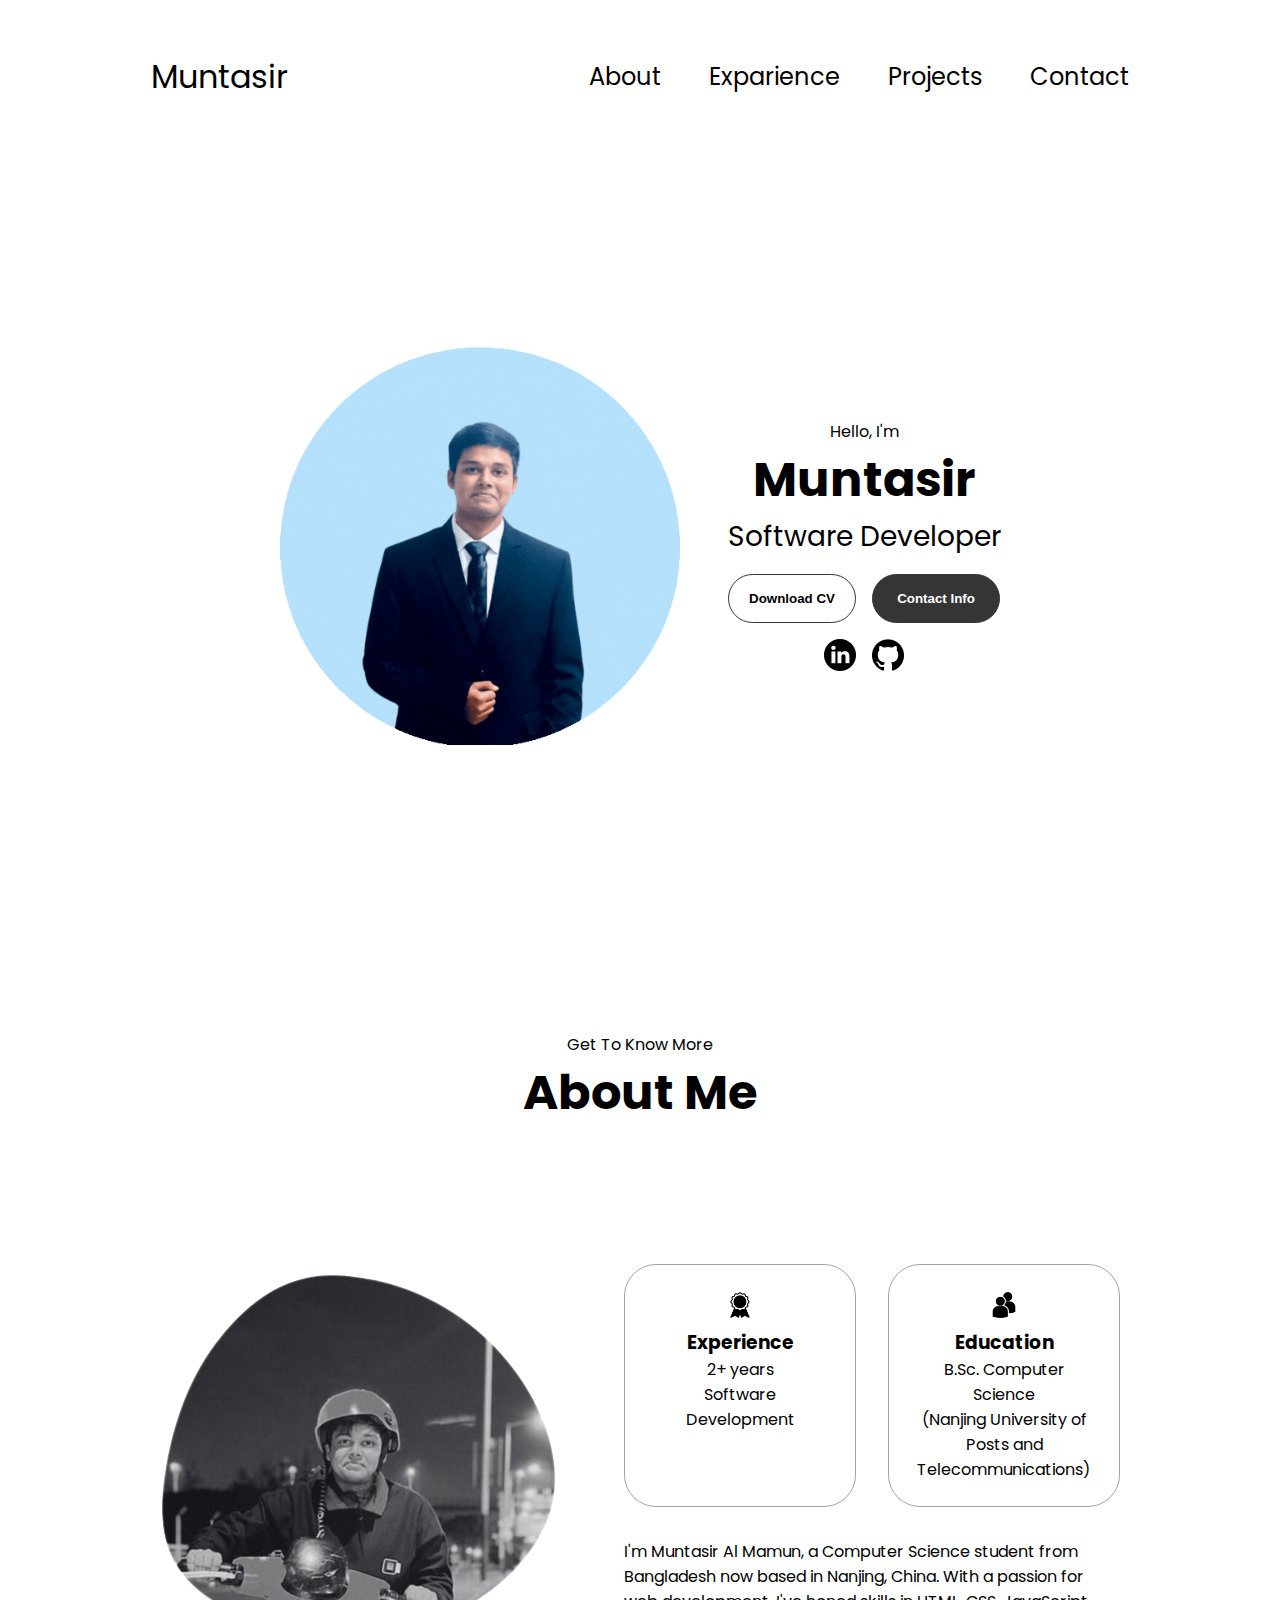
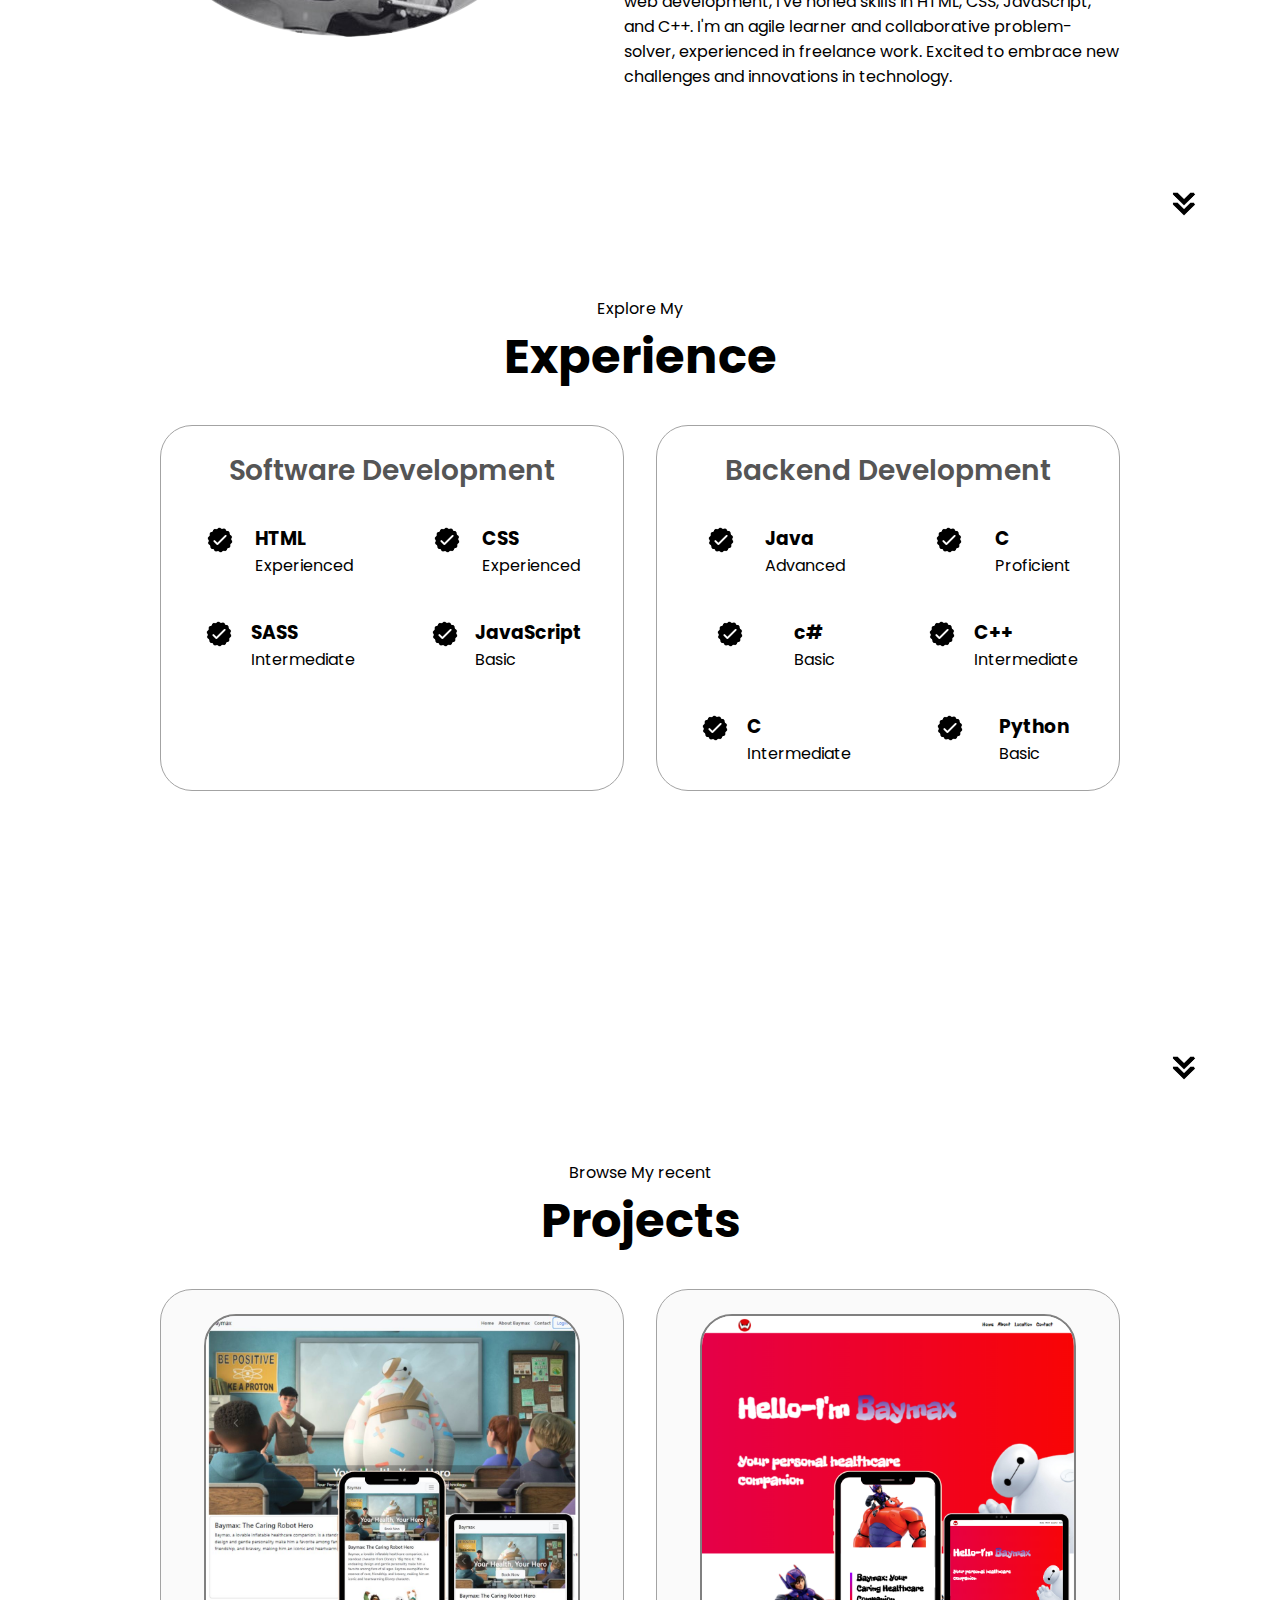
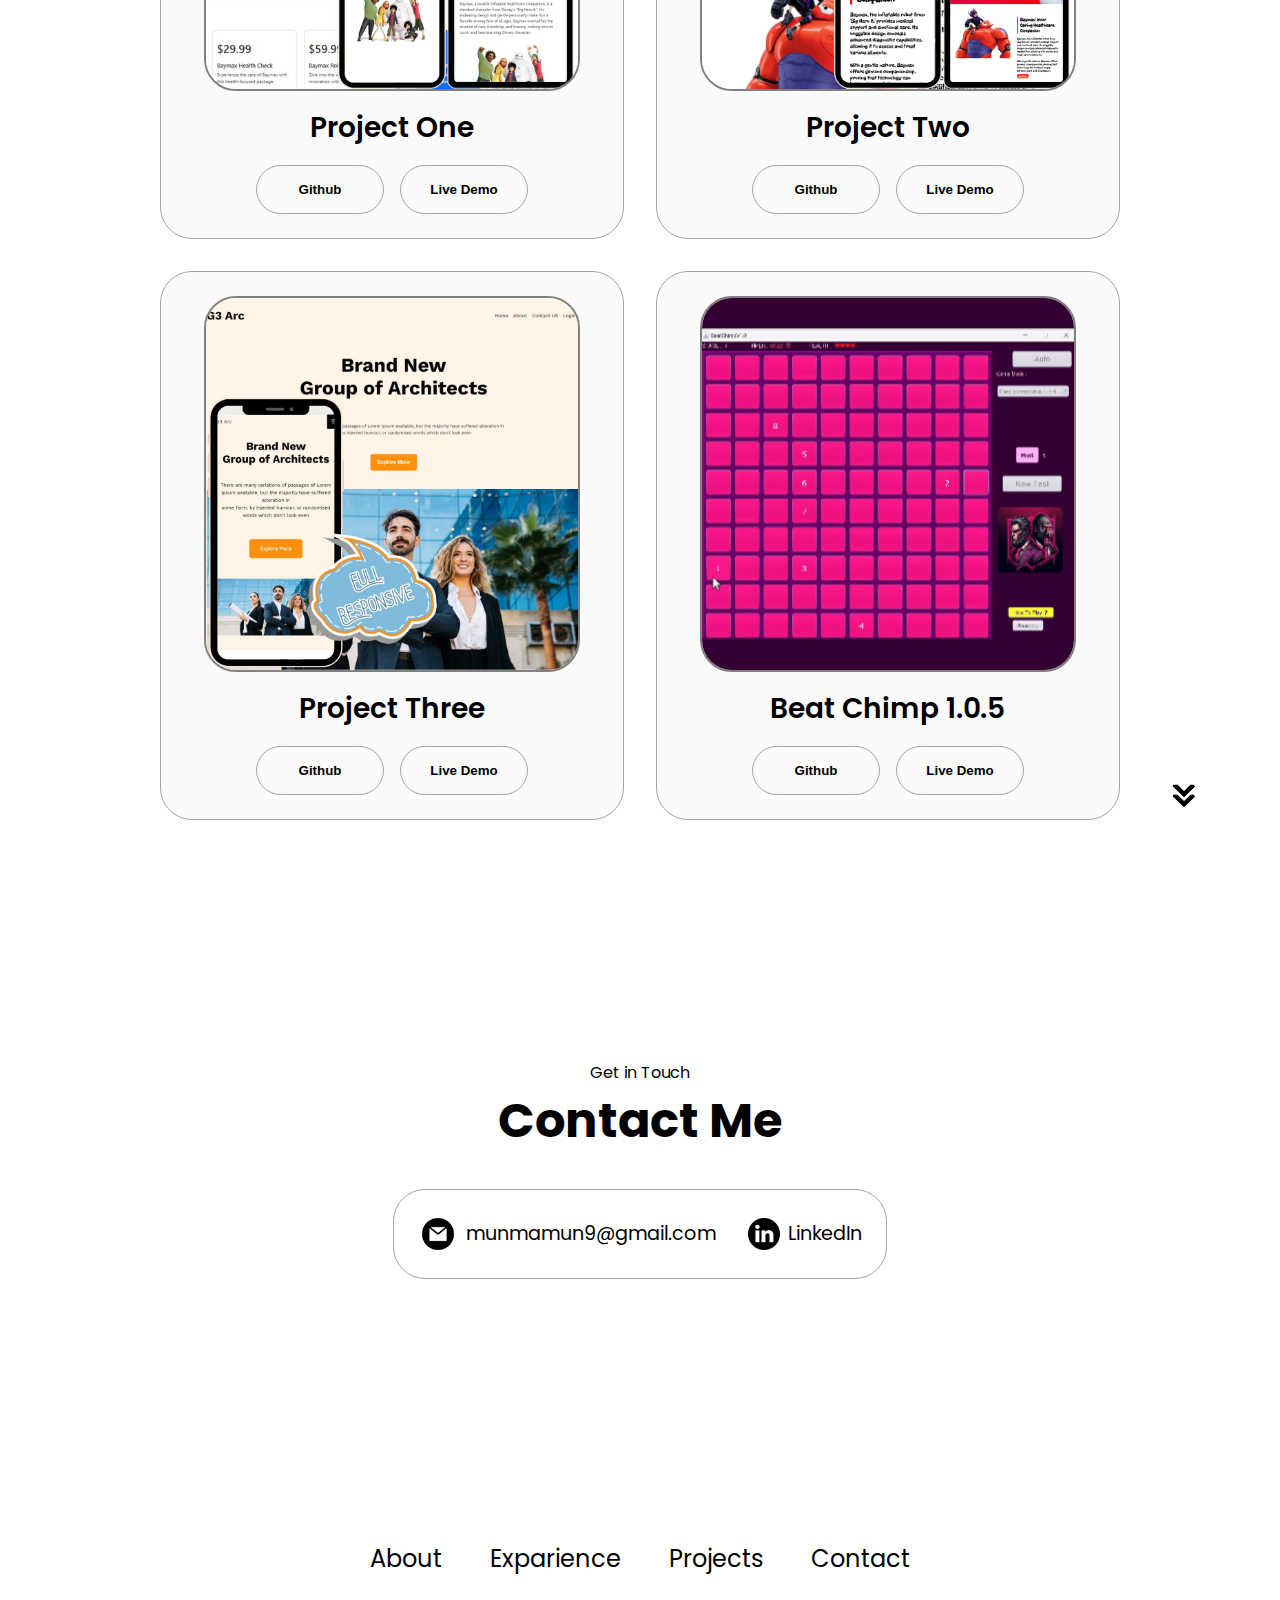
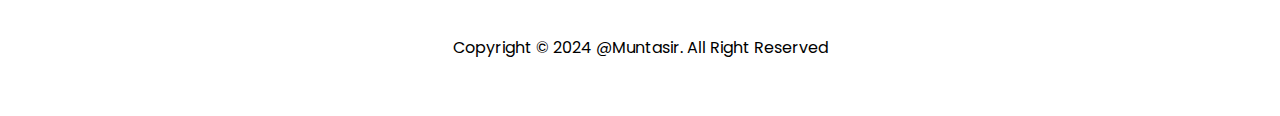
<file: index.html>
<!DOCTYPE html>
<html lang="en">
  <head>
    <meta charset="UTF-8" />
    <meta name="viewport" content="width=device-width, initial-scale=1.0" />
    <title>Muntasir Al Mamun</title>
    <link rel="stylesheet" href="style.css" />
    <link rel="stylesheet" href="mediaquesries.css" />
    <link rel="preconnect" href="https://fonts.googleapis.com" />
    <link rel="preconnect" href="https://fonts.gstatic.com" crossorigin />
    <link
      href="https://fonts.googleapis.com/css2?family=Poppins:wght@300;400;500;600;700&display=swap"
      rel="stylesheet"
    />
    <link rel="preconnect" href="https://fonts.googleapis.com" />
    <link rel="preconnect" href="https://fonts.gstatic.com" crossorigin />
  </head>
  <body>
    <nav id="desktop-nav">
      <div class="logo">Muntasir</div>
      <div>
        <ul class="nav-links">
          <li><a href="#about">About</a></li>
          <li><a href="#experience">Exparience</a></li>
          <li><a href="#projects">Projects</a></li>
          <li><a href="#contact">Contact</a></li>
        </ul>
      </div>
    </nav>
    <nav id="hamburger-nav">
      <div class="logo">Muntasir</div>

      <div class="hamburger-menu">
        <div class="hamburger-icon" onclick="toggleMenu()">
          <span></span>
          <span></span>
          <span></span>
        </div>
        <div class="menu-links">
          <li><a href="#about" onclick="toggleMenu()">About</a></li>
          <li><a href="#experience" onclick="toggleMenu()">Exparience</a></li>
          <li><a href="#projects" onclick="toggleMenu()">Projects</a></li>
          <li><a href="#contact" onclick="toggleMenu()">Contact</a></li>
        </div>
      </div>
    </nav>
    <section id="profile">
      <div class="section__pic-container">
        <img
      src="Images/MoRNGif.gif"
      alt="Muntasir Mamun GIF"
    />
      </div>
      <div class="section__text">
        <p class="section__text__p1">Hello, I'm</p>
        <h1 class="title">Muntasir</h1>
        <p class="section__text__p2">Software Developer</p>
        <div class="btn-container">
          <button
            class="btn btn-color-2"
            onclick="window.open('MuntasirResume.pdf')"
          >
            Download CV
          </button>
          <button class="btn btn-color-1" onclick="location.href='./#contact'">
            Contact Info
          </button>
        </div>
        <div id="socials-container">
          <img
            src="Images/linkedin.png"
            alt="My linkedin profile"
            class="icon"
            onclick="location.href='https://linkedin.com/in/muntasir-mamun-2769a821b/'"
          />
          <img
            src="Images/github.png"
            alt="My Github  profile"
            class="icon"
            onclick="location.href='https://github.com/Muntasir-Mamun7'"
          />
        </div>
      </div>
    </section>
    <section id="about">
      <p class="section__text__p1">Get To Know More</p>
      <h1 class="title">About Me</h1>
      <div class="section-container">
        <div class="section__pic-container">
          <img
            src="Images/about-pic.png"
            alt="Profile picture"
            class="about-pic"
          />
        </div>
        <div class="about-details-container">
          <div class="about-containers">
            <div class="details-container">
              <img
                src="Images/experience.png"
                alt="Experience icon"
                class="icon"
              />
              <h3>Experience</h3>
              <p>2+ years <br />Software Development</p>
            </div>
            <div class="details-container">
              <img
                src="Images/education.png"
                alt="Education icon"
                class="icon"
              />
              <h3>Education</h3>
              <p>
                B.Sc. Computer Science <br />
                (Nanjing University of Posts and Telecommunications)
              </p>
            </div>
          </div>
          <div class="text-container">
            <p>
              I'm Muntasir Al Mamun, a Computer Science student from Bangladesh
              now based in Nanjing, China. With a passion for web development,
              I've honed skills in HTML, CSS, JavaScript, and C++. I'm an agile
              learner and collaborative problem-solver, experienced in freelance
              work. Excited to embrace new challenges and innovations in
              technology.
            </p>
          </div>
        </div>
      </div>
      <img
        src="Images/arrow.png"
        alt="Arrow Icon"
        class="icon arrow"
        onclick="location.href='./#experience'"
      />
    </section>
    <section id="experience">
      <p class="section__text__p1">Explore My</p>
      <h1 class="title">Experience</h1>
      <div class="experience-details-container">
        <div class="about-containers">
          <div class="details-container">
            <h2 class="experience-sub-title">Software Development</h2>
            <div class="article-container">
              <article>
                <img
                  src="Images/checkmark.png"
                  alt="experience icon"
                  class="icon"
                />
                <div>
                  <h3>HTML</h3>
                  <p>Experienced</p>
                </div>
              </article>
              <article>
                <img
                  src="Images/checkmark.png"
                  alt="experience icon"
                  class="icon"
                />
                <div>
                  <h3>CSS</h3>
                  <p>Experienced</p>
                </div>
              </article>
              <article>
                <img
                  src="Images/checkmark.png"
                  alt="experience icon"
                  class="icon"
                />
                <div>
                  <h3>SASS</h3>
                  <p>Intermediate</p>
                </div>
              </article>
              <article>
                <img
                  src="Images/checkmark.png"
                  alt="experience icon"
                  class="icon"
                />
                <div>
                  <h3>JavaScript</h3>
                  <p>Basic</p>
                </div>
              </article>
              <!-- <article>
                <img
                  src="Images/checkmark.png"
                  alt="experience icon"
                  class="icon"
                />
                <div>
                  <h3>TypeScript</h3>
                  <p>Basic</p>
                </div>
              </article> -->
              <!-- <article>
                <img
                  src="Images/checkmark.png"
                  alt="experience icon"
                  class="icon"
                />
                <div>
                  <h3>Marerial UI</h3>
                  <p>Intermediate</p>
                </div>
              </article> -->
            </div>
          </div>
          <div class="details-container">
            <h2 class="experience-sub-title">Backend Development</h2>
            <div class="article-container">
              <!-- <article>
                <img
                  src="Images/checkmark.png"
                  alt="experience icon"
                  class="icon"
                />
                <div>
                  <h3>PostgreSQL</h3>
                  <p>Basic</p>
                </div>
              </article> -->
              <article>
                <img
                  src="Images/checkmark.png"
                  alt="experience icon"
                  class="icon"
                />
                <div>
                  <h3>Java</h3>
                  <p>Advanced</p>
                </div>
              </article>
              <article>
                <img
                  src="Images/checkmark.png"
                  alt="experience icon"
                  class="icon"
                />
                <div>
                  <h3>C</h3>
                  <p>Proficient</p>
                </div>
              </article>
              <article>
                <img
                  src="Images/checkmark.png"
                  alt="experience icon"
                  class="icon"
                />
                <div>
                  <h3>c#</h3>
                  <p>Basic</p>
                </div>
              </article>
              <article>
                <img
                  src="Images/checkmark.png"
                  alt="experience icon"
                  class="icon"
                />
                <div>
                  <h3>C++</h3>
                  <p>Intermediate</p>
                </div>
              </article>
              <article>
                <img
                  src="Images/checkmark.png"
                  alt="experience icon"
                  class="icon"
                />
                <div>
                  <h3>C</h3>
                  <p>Intermediate</p>
                </div>
              </article>
              <article>
                <img
                  src="Images/checkmark.png"
                  alt="experience icon"
                  class="icon"
                />
                <div>
                  <h3>Python</h3>
                  <p>Basic</p>
                </div>
              </article>
            </div>
          </div>
        </div>
      </div>
      <img
        src="Images/arrow.png"
        alt="Arrow Icon"
        class="icon arrow"
        onclick="location.href='./#projects'"
      />
    </section>
    <section id="projects">
      <p class="section__text__p1">Browse My recent</p>
      <h1 class="title">Projects</h1>
      <div class="experience-details-container">
        <div class="about-containers">
          <div class="details-container color-container">
            <div class="article-container">
              <img
                src="Images/project-2.jpg"
                alt="Project 1"
                class="project-img"
              />
            </div>
            <h2 class="experience-sub-title project-title">Project One</h2>
            <div class="btn-container">
              <button
                class="btn btn-color-2 project-btn"
                onclick="location.href='https://github.com/Muntasir-Mamun7/baymax-2.3'"
              >
                Github
              </button>

              <button
                class="btn btn-color-2 project-btn"
                onclick="location.href='https://muntasir-mamun7.github.io/baymax-2.3/'"
              >
                Live Demo
              </button>
            </div>
          </div>

          <div class="details-container color-container">
            <div class="article-container">
              <img
                src="Images/project-1.png"
                alt="Project 2"
                class="project-img"
              />
            </div>
            <h2 class="experience-sub-title project-title">Project Two</h2>
            <div class="btn-container">
              <button
                class="btn btn-color-2 project-btn"
                onclick="location.href='https://github.com/Muntasir-Mamun7/baymax-2-0'"
              >
                Github
              </button>

              <button
                class="btn btn-color-2 project-btn"
                onclick="location.href='https://muntasir-mamun7.github.io/baymax-2-0/'"
              >
                Live Demo
              </button>
            </div>
          </div>
          <div class="details-container color-container">
            <div class="article-container">
              <img
                src="Images/project-3.jpg"
                alt="Project 3"
                class="project-img"
              />
            </div>
            <h2 class="experience-sub-title project-title">Project Three</h2>
            <div class="btn-container">
              <button
                class="btn btn-color-2 project-btn"
                onclick="location.href='https://github.com/Muntasir-Mamun7/g3-arch'"
              >
                Github
              </button>

              <button
                class="btn btn-color-2 project-btn"
                onclick="location.href='https://muntasir-mamun7.github.io/g3-arch/'"
              >
                Live Demo
              </button>
            </div>
          </div>

          <!-- Java -->
          <div class="details-container color-container">
            <div class="article-container">
              <img
                src="Images/beatChimpGif.gif"
                alt="Project 3"
                class="project-img"
              />
            </div>
            <h2 class="experience-sub-title project-title">Beat Chimp 1.0.5</h2>
            
            <div class="btn-container">
              <button
                class="btn btn-color-2 project-btn"
                onclick="location.href='https://github.com/Muntasir-Mamun7/BeatChimp-MemoryTest/releases/tag/v1.0'"
              >
                Github
              </button>

              <button
                class="btn btn-color-2 project-btn"
                onclick="location.href='https://github.com/Muntasir-Mamun7/BeatChimp-MemoryTest/releases/download/v1.0/Tutorial.VIDEO.mp4'"
              >
                Live Demo
              </button>
            </div>
          </div>
        </div>
      </div>
      <img
        src="Images/arrow.png"
        alt="Arrow Icon"
        class="icon arrow"
        onclick="location.href='./#contact'"
      />
    </section>
    <section id="contact">
      <p class="section__text__p1">Get in Touch</p>
      <h1 class="title">Contact Me</h1>
      <div class="contact-info-upper-container">
        <div class="contact-info-container">
          <img
            src="Images/email.png"
            alt="email icon"
            class="icon contact-icon email-icon"
          />
          <p><a href="mailto:munmamun9@gmail.com">munmamun9@gmail.com</a></p>
        </div>
        <div class="contact-info-container">
          <img
            src="Images/linkedin.png"
            alt="linkedin icon icon"
            class="icon contact-icon"
          />
          <p>
            <a href="https://www.linkedin.com/in/muntasir-mamun-2769a821b/"
              >LinkedIn</a
            >
          </p>
        </div>
      </div>
    </section>
    <footer>
      <nav>
        <div class="nav-link-container">
          <ul class="nav-links">
            <li><a href="#about">About</a></li>
            <li><a href="#experience">Exparience</a></li>
            <li><a href="#projects">Projects</a></li>
            <li><a href="#contact">Contact</a></li>
          </ul>
        </div>
      </nav>
      <p>Copyright &#169; 2024 @Muntasir. All Right Reserved</p>
    </footer>
    <script src="script.js"></script>
  </body>
</html>
</file>
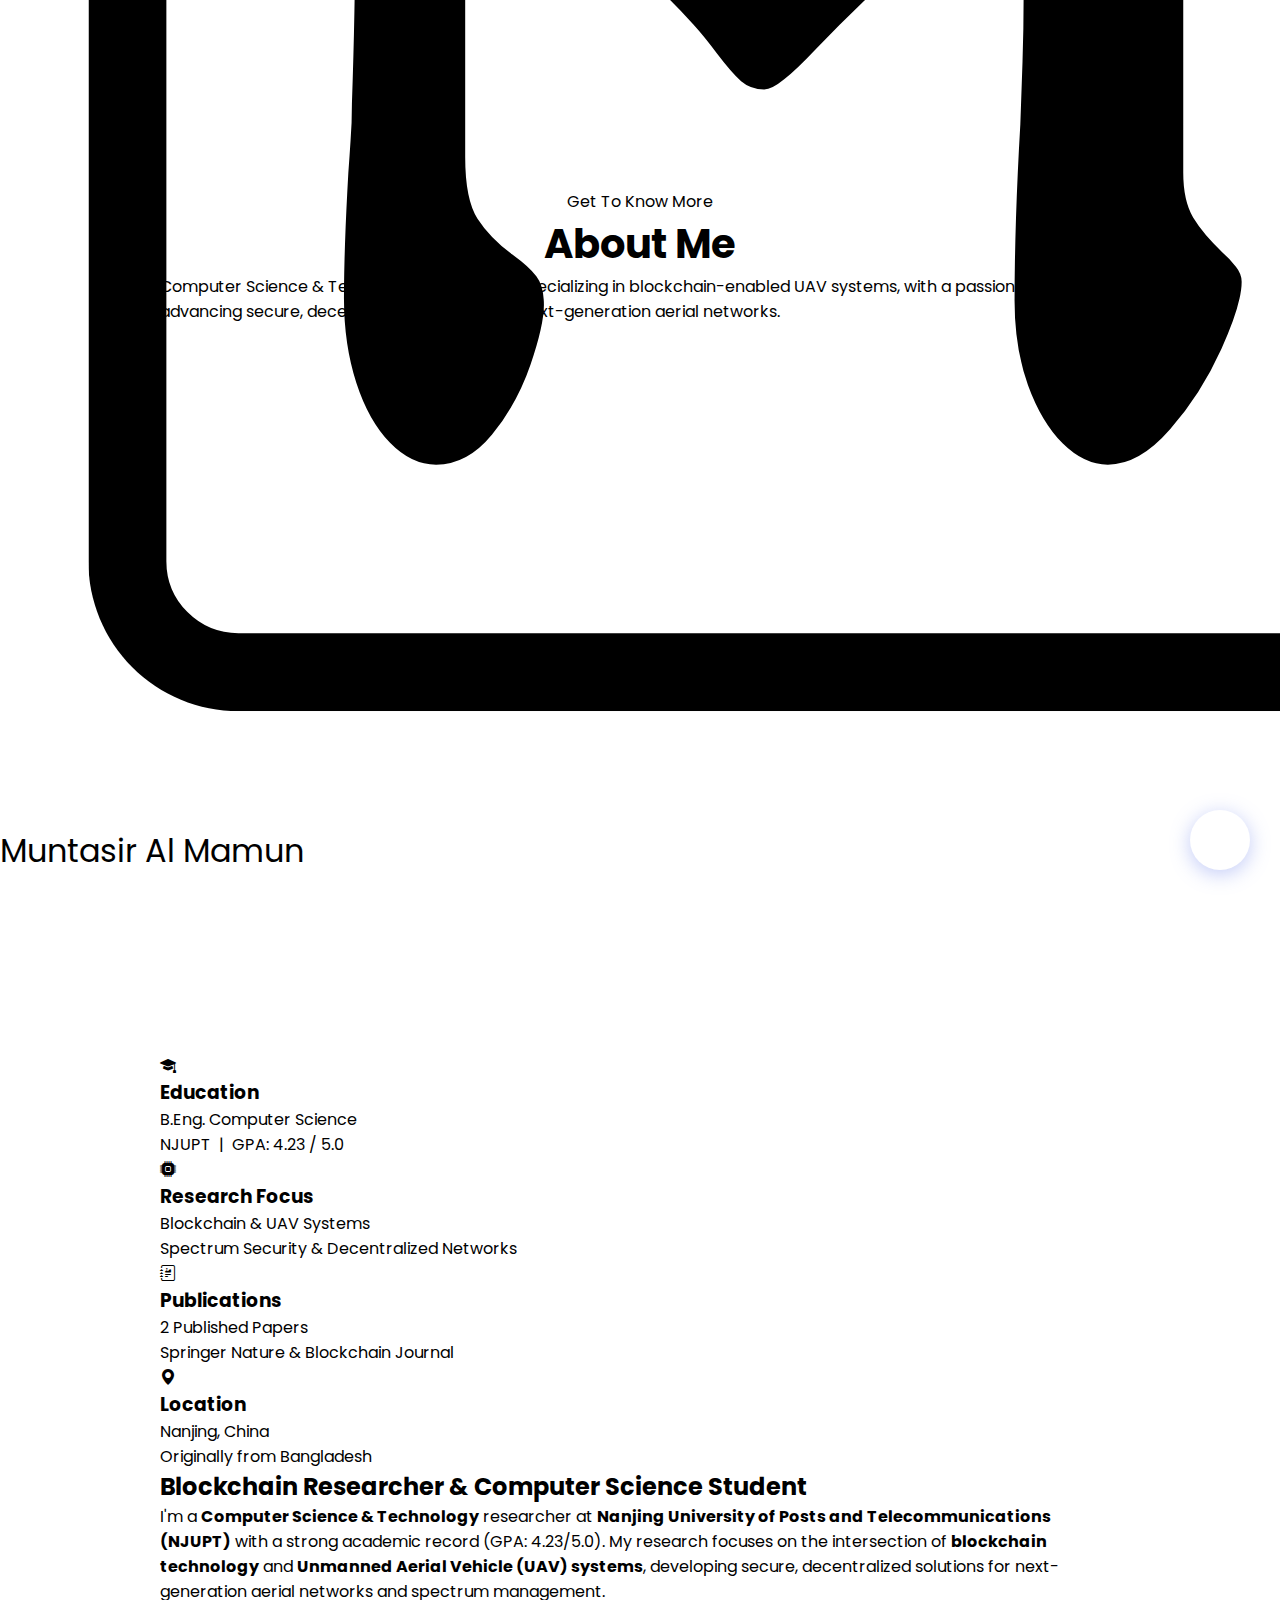
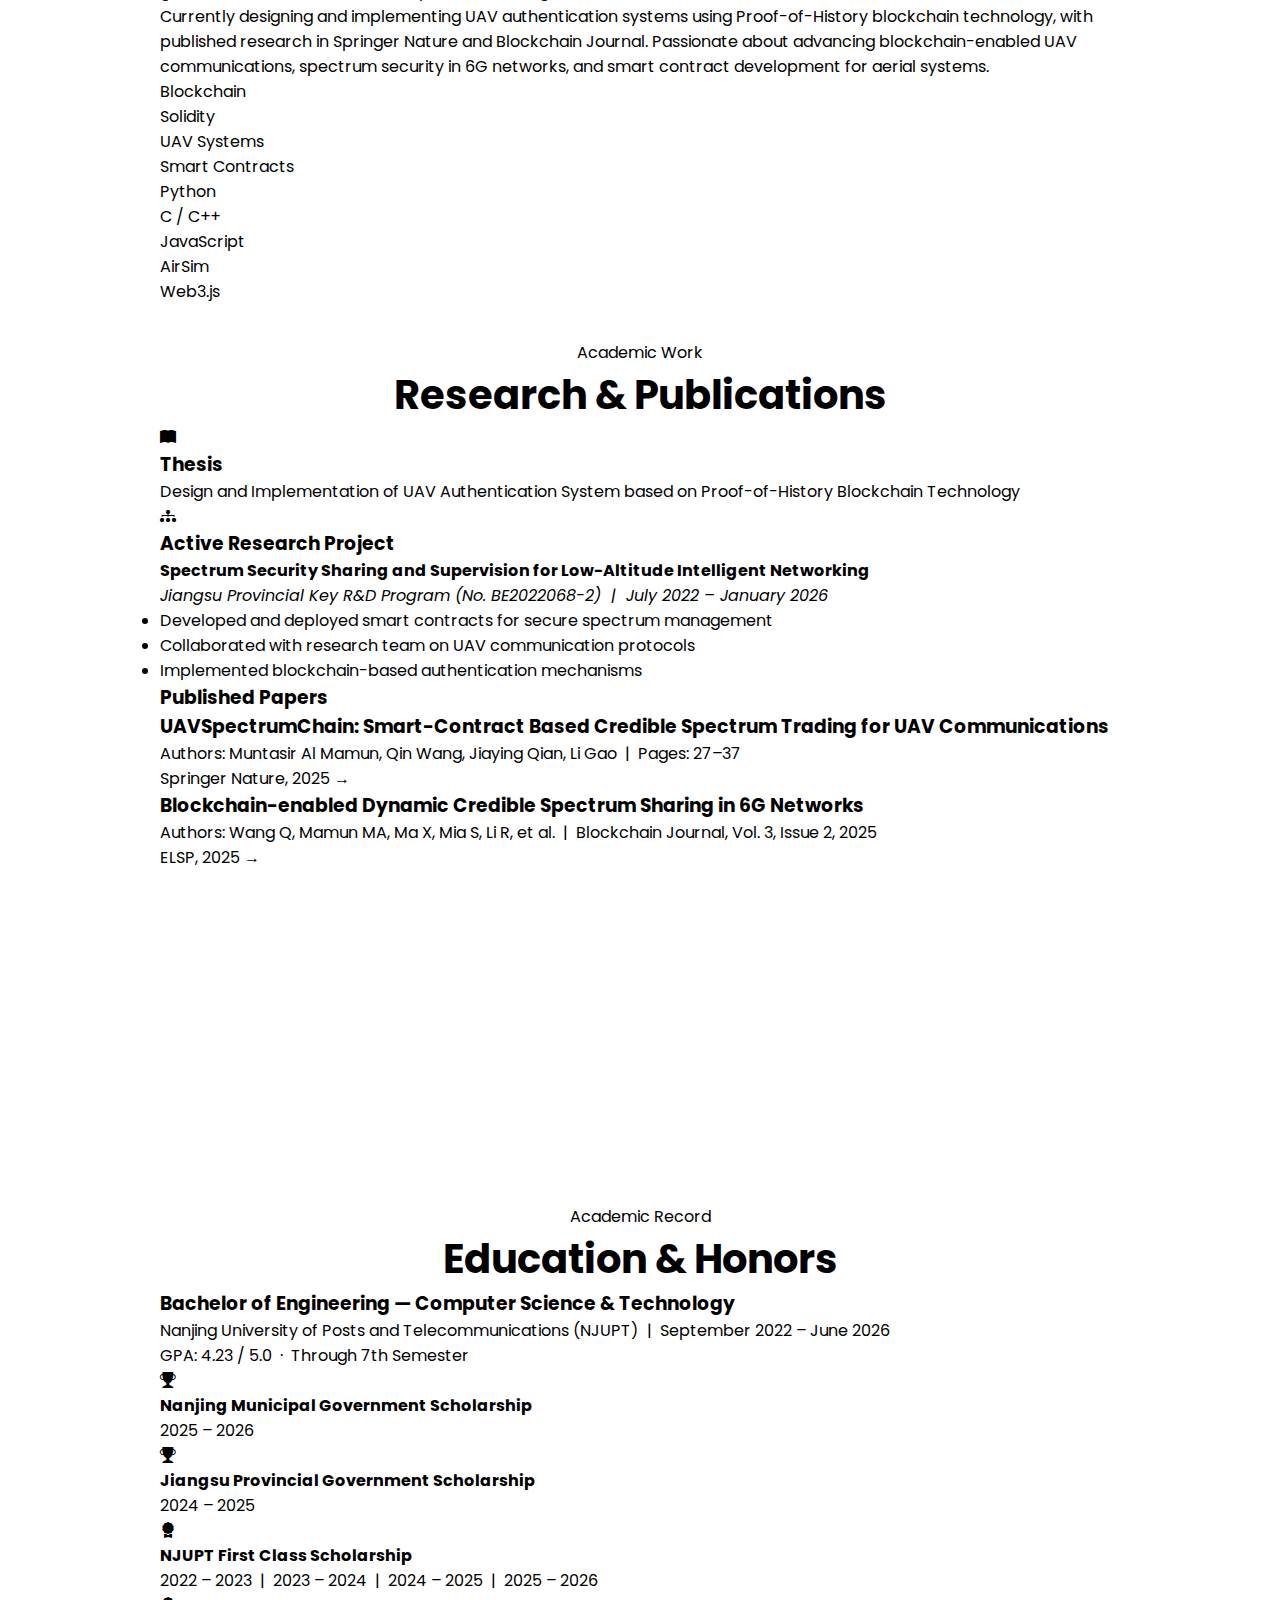
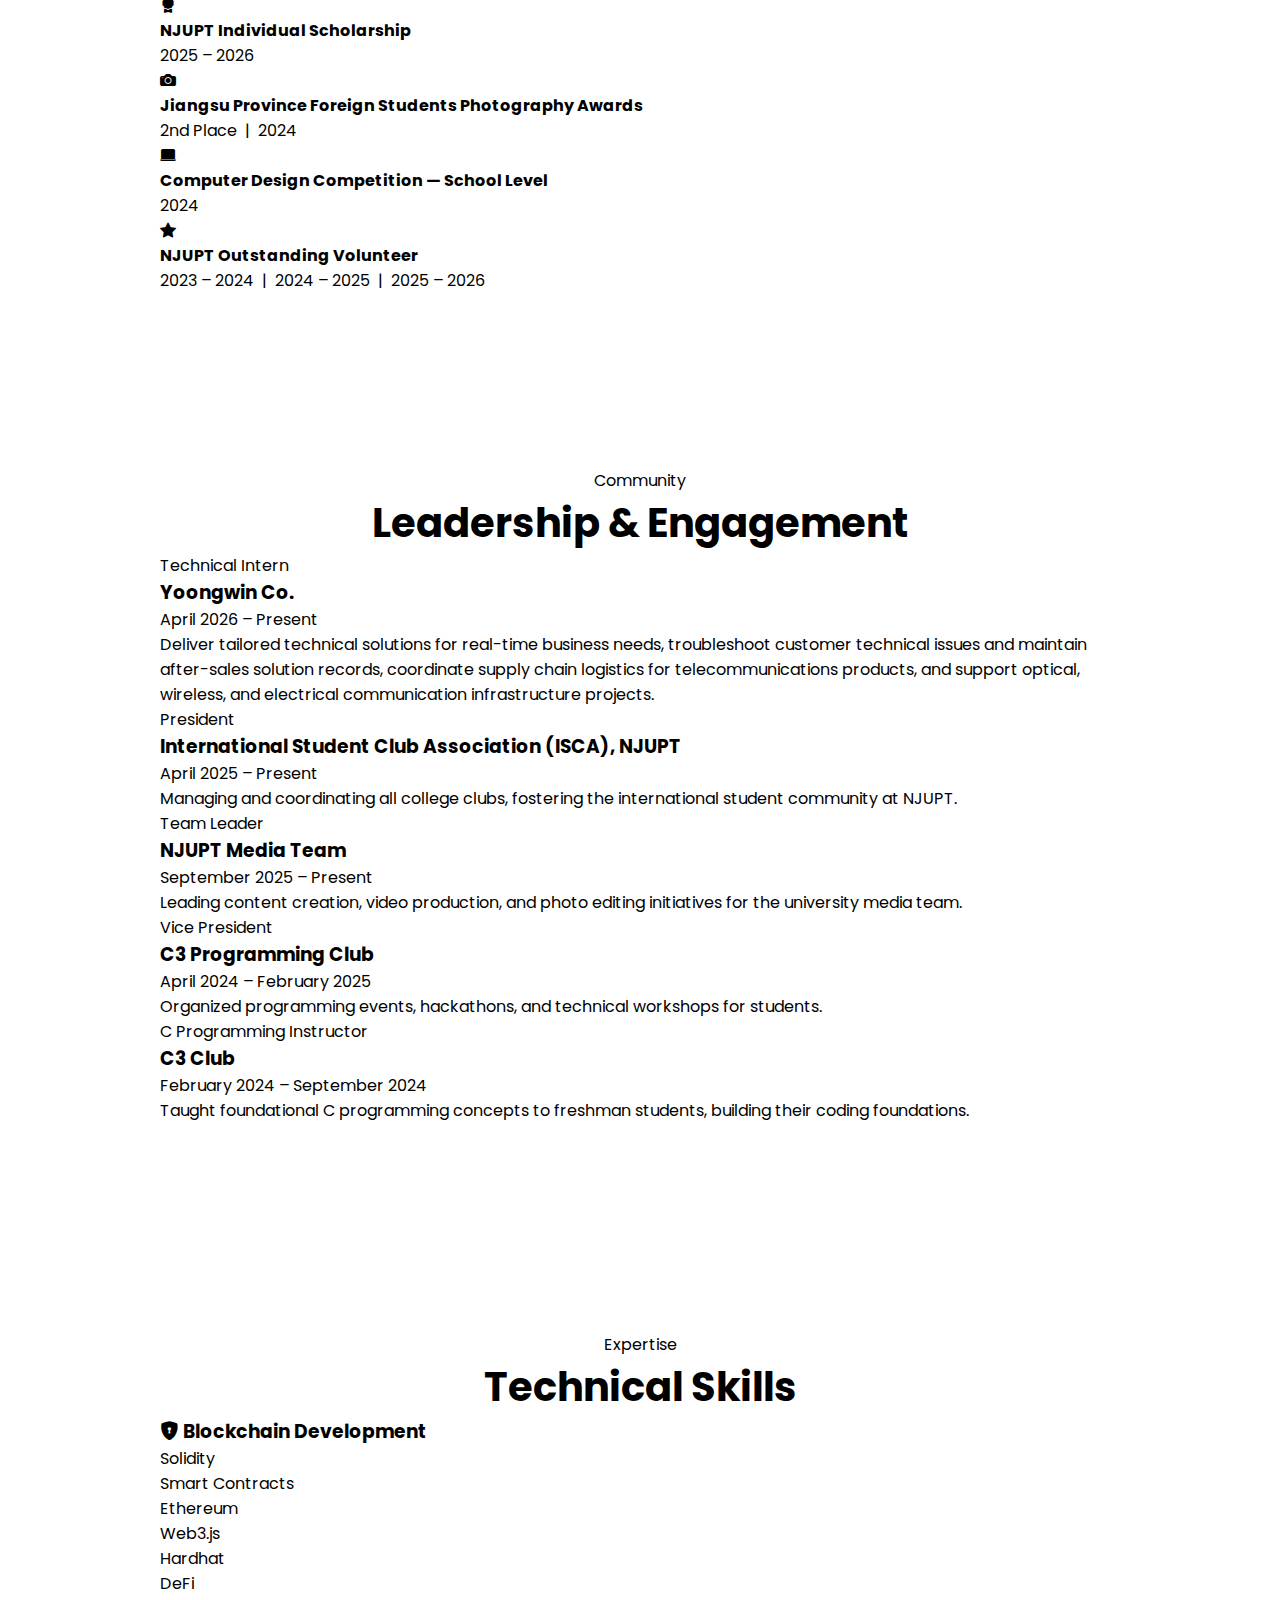
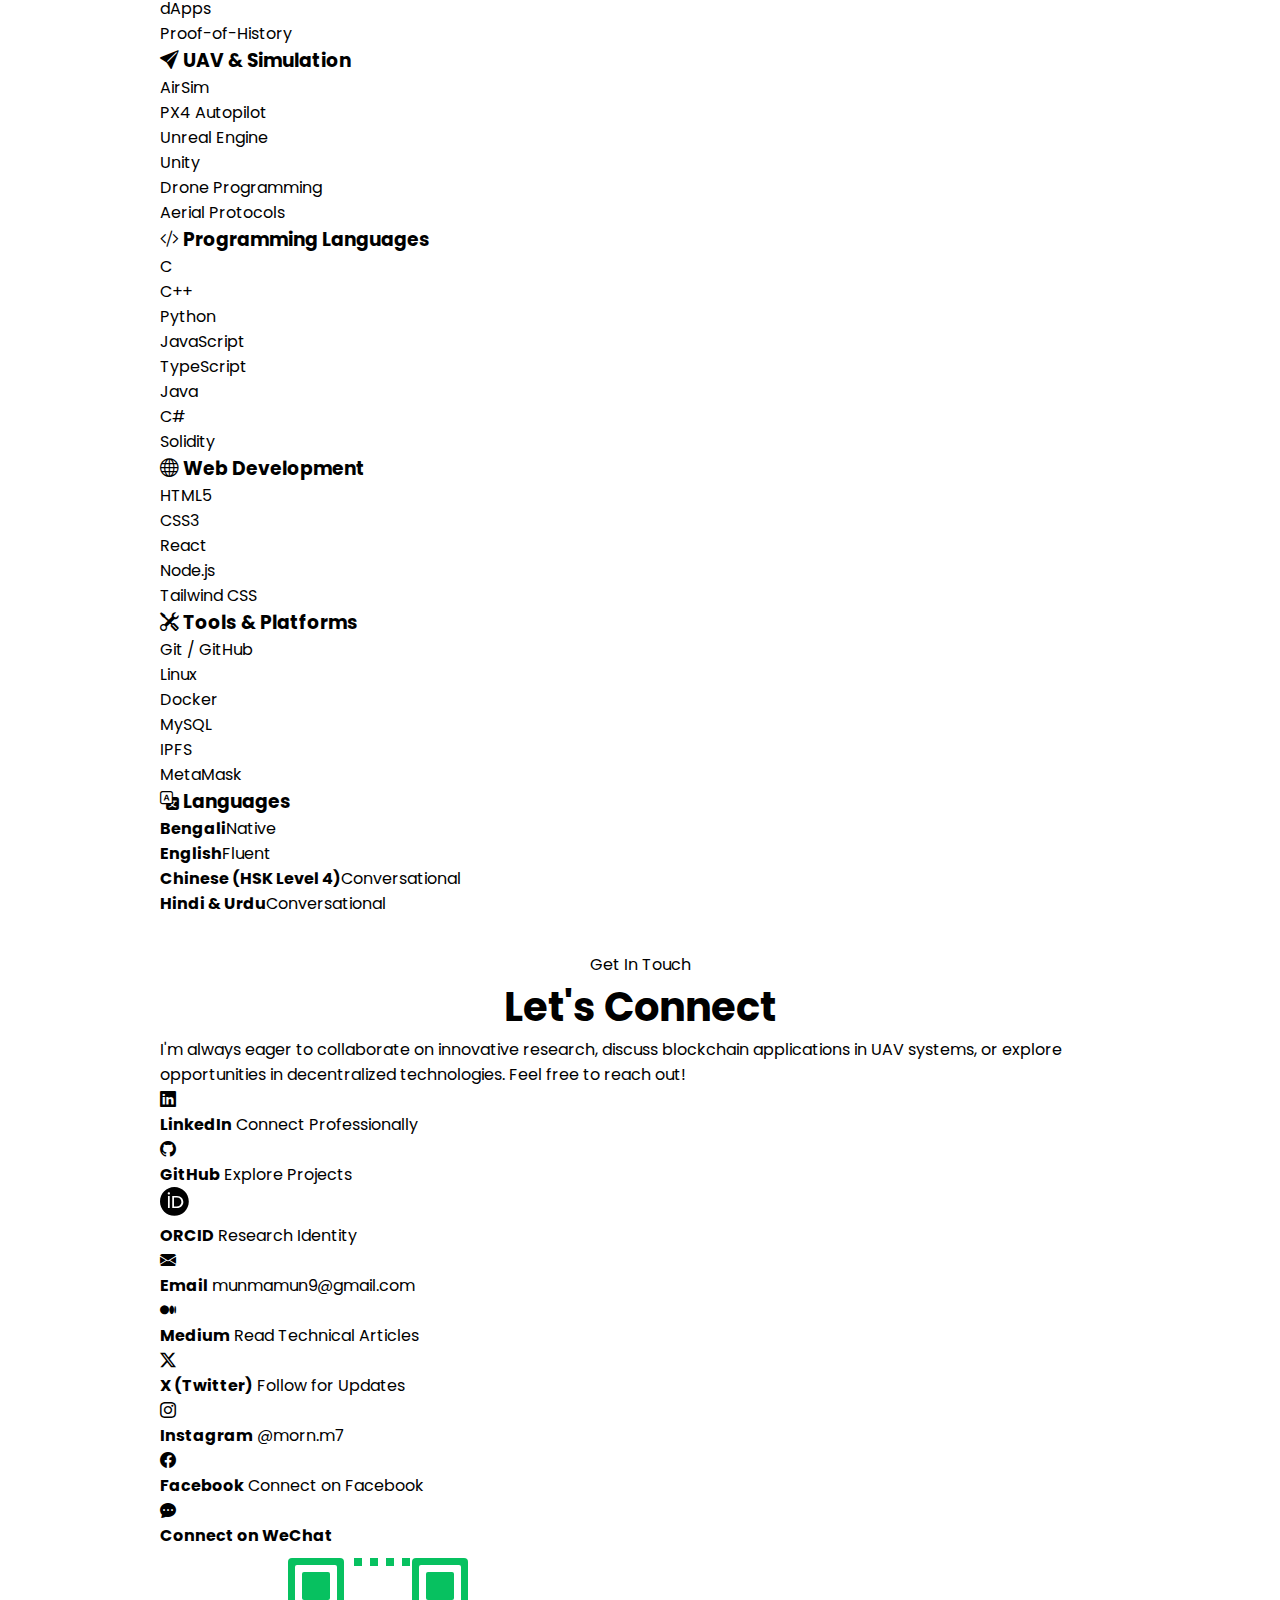
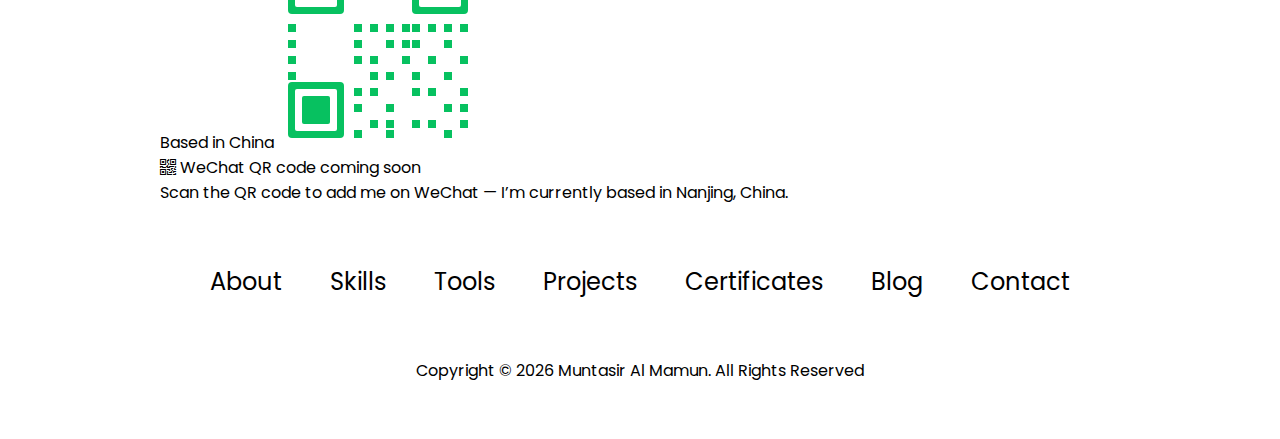
<file: about.html>
<!DOCTYPE html>
<html lang="en">
  <head>
    <meta charset="UTF-8" />
    <meta name="viewport" content="width=device-width, initial-scale=1.0, maximum-scale=5.0, user-scalable=yes" />
    <meta name="theme-color" content="#2c3e50" />
    <meta name="mobile-web-app-capable" content="yes" />
    <meta name="apple-mobile-web-app-capable" content="yes" />
    <meta name="apple-mobile-web-app-status-bar-style" content="default" />
    <meta name="format-detection" content="telephone=no" />
    <meta name="description" content="Learn more about Muntasir Al Mamun - Blockchain Researcher & Computer Science Student at NJUPT, Bangladesh." />
    <meta name="author" content="Muntasir Al Mamun" />
    <meta property="og:title" content="About - Muntasir Al Mamun | Blockchain Researcher" />
    <meta property="og:description" content="Learn about Muntasir Al Mamun — blockchain researcher at NJUPT with published research in Springer Nature and expertise in UAV systems and smart contracts." />
    <meta property="og:type" content="website" />
    <meta property="og:url" content="https://muntasir-mamun7.github.io/Portfolio-Muntasir-2.0/about.html" />
    <meta property="og:image" content="https://muntasir-mamun7.github.io/Portfolio-Muntasir-2.0/Images/Muntasir_AL_Mamun_logo.png" />
    <meta name="twitter:card" content="summary_large_image" />
    <meta name="twitter:title" content="About - Muntasir Al Mamun | Blockchain Researcher" />
    <meta name="twitter:description" content="Learn about Muntasir Al Mamun — blockchain researcher at NJUPT with published research in Springer Nature and expertise in UAV systems and smart contracts." />
    <meta name="twitter:image" content="https://muntasir-mamun7.github.io/Portfolio-Muntasir-2.0/Images/Muntasir_AL_Mamun_logo.png" />
    <link rel="canonical" href="https://muntasir-mamun7.github.io/Portfolio-Muntasir-2.0/about.html" />
    <title>About Me - Muntasir Al Mamun</title>
    <link rel="icon" type="image/png" href="Images/Muntasir_AL_Mamun_logo.png" />
    <link rel="stylesheet" href="style.css" />
    <link rel="stylesheet" href="mediaQueries.css" />
    <link rel="stylesheet" href="chatbot.css" />
    <!-- Bootstrap Icons for professional icons -->
    <link rel="stylesheet" href="assets/icons/bootstrap-icons.min.css" />
    <script>
      (function() {
        var theme = localStorage.getItem('theme') || 'light';
        document.documentElement.setAttribute('data-theme', theme);
      })();
    </script>
    <link rel="preconnect" href="https://fonts.googleapis.com" />
    <link rel="preconnect" href="https://fonts.gstatic.com" crossorigin />
    <link
      href="https://fonts.googleapis.com/css2?family=Poppins:wght@300;400;500;600;700&family=Inter:wght@300;400;500;600;700&display=swap"
      rel="stylesheet"
    />
  </head>
  <body>
    <!-- Loading Screen -->
    <div id="loading-screen">
      <div class="loader-content">
        <div class="brand-loader">
          <div class="brand-ring brand-ring--outer"></div>
          <div class="brand-ring brand-ring--middle"></div>
          <div class="brand-ring brand-ring--inner"></div>
          <div class="brand-core"></div>
        </div>
      </div>
    </div>

    <!-- Scroll Progress Indicator -->
    <div class="scroll-progress" id="scroll-progress"></div>
    
    <nav id="desktop-nav">
      <div class="logo" onclick="location.href='index.html'"><img src="Images/Muntasir_AL_Mamun_logo.png" alt="MM" class="logo-icon"/><span>Muntasir Al Mamun</span></div>
      <div class="nav-center">
        <ul class="nav-links">
          <li><a href="index.html">Home</a></li>
          <li><a href="about.html" class="active">About</a></li>
          <li><a href="skills.html">Skills</a></li>
          <li><a href="tools.html">Tools</a></li>
          <li><a href="projects.html">Projects</a></li>
          <li><a href="certificates.html">Certificates</a></li>
          <li><a href="blog.html">Blog</a></li>
          <li><a href="index.html#contact">Contact</a></li>
        </ul>
      </div>
      <div class="theme-toggle">
        <button id="theme-toggle-btn" class="theme-btn" aria-label="Toggle theme">
          <i class="bi bi-moon-stars-fill theme-icon"></i>
        </button>
      </div>
    </nav>
    
    <nav id="hamburger-nav">
      <div class="logo" onclick="location.href='index.html'"><img src="Images/Muntasir_AL_Mamun_logo.png" alt="MM" class="logo-icon"/><span>Muntasir</span></div>
      <div class="nav-right">
        <button id="theme-toggle-btn-mobile" class="theme-btn" aria-label="Toggle theme">
          <i class="bi bi-moon-stars-fill theme-icon"></i>
        </button>
        <div class="hamburger-menu">
          <div class="hamburger-icon" onclick="toggleMenu()" aria-expanded="false" aria-label="Toggle navigation menu" role="button" tabindex="0">
            <span></span>
            <span></span>
            <span></span>
          </div>
          <div class="menu-links">
            <ul>
            <li><a href="index.html" onclick="toggleMenu()">Home</a></li>
            <li><a href="about.html" class="active" onclick="toggleMenu()">About</a></li>
            <li><a href="skills.html" onclick="toggleMenu()">Skills</a></li>
            <li><a href="tools.html" onclick="toggleMenu()">Tools</a></li>
            <li><a href="projects.html" onclick="toggleMenu()">Projects</a></li>
            <li><a href="certificates.html" onclick="toggleMenu()">Certificates</a></li>
            <li><a href="blog.html" onclick="toggleMenu()">Blog</a></li>
            <li><a href="index.html#contact" onclick="toggleMenu()">Contact</a></li>
            </ul>
          </div>
        </div>
      </div>
    </nav>

    <!-- About Header -->
    <section id="about-header">
      <div class="header-content">
        <p class="section__text__p1">Get To Know More</p>
        <h1 class="title">About Me</h1>
        <p class="about-intro">
          Computer Science &amp; Technology researcher specializing in blockchain-enabled UAV systems, 
          with a passion for advancing secure, decentralized solutions for next-generation aerial networks.
        </p>
      </div>
    </section>

    <!-- About Overview -->
    <section id="about">
      <div class="about-overview-cards">
        <div class="info-card">
          <div class="info-icon"><i class="bi bi-mortarboard-fill"></i></div>
          <h3>Education</h3>
          <p class="info-detail">B.Eng. Computer Science</p>
          <p class="info-sub">NJUPT &nbsp;|&nbsp; GPA: 4.23 / 5.0</p>
        </div>
        <div class="info-card">
          <div class="info-icon"><i class="bi bi-cpu-fill"></i></div>
          <h3>Research Focus</h3>
          <p class="info-detail">Blockchain &amp; UAV Systems</p>
          <p class="info-sub">Spectrum Security &amp; Decentralized Networks</p>
        </div>
        <div class="info-card">
          <div class="info-icon"><i class="bi bi-journal-richtext"></i></div>
          <h3>Publications</h3>
          <p class="info-detail">2 Published Papers</p>
          <p class="info-sub">Springer Nature &amp; Blockchain Journal</p>
        </div>
        <div class="info-card">
          <div class="info-icon"><i class="bi bi-geo-alt-fill"></i></div>
          <h3>Location</h3>
          <p class="info-detail">Nanjing, China</p>
          <p class="info-sub">Originally from Bangladesh</p>
        </div>
      </div>

      <div class="about-details about-bio-card">
        <h2 class="about-subtitle">Blockchain Researcher &amp; Computer Science Student</h2>
        <div class="about-text">
          <p>
            I'm a <strong>Computer Science &amp; Technology</strong> researcher at
            <strong>Nanjing University of Posts and Telecommunications (NJUPT)</strong>
            with a strong academic record (GPA: 4.23/5.0). My research focuses on the intersection
            of <strong>blockchain technology</strong> and <strong>Unmanned Aerial Vehicle (UAV) systems</strong>,
            developing secure, decentralized solutions for next-generation aerial networks and spectrum management.
          </p>
          <p>
            Currently designing and implementing UAV authentication systems using Proof-of-History blockchain
            technology, with published research in Springer Nature and Blockchain Journal. Passionate about
            advancing blockchain-enabled UAV communications, spectrum security in 6G networks, and smart
            contract development for aerial systems.
          </p>
        </div>
        <div class="skills-highlight">
          <div class="skill-tag">Blockchain</div>
          <div class="skill-tag">Solidity</div>
          <div class="skill-tag">UAV Systems</div>
          <div class="skill-tag">Smart Contracts</div>
          <div class="skill-tag">Python</div>
          <div class="skill-tag">C / C++</div>
          <div class="skill-tag">JavaScript</div>
          <div class="skill-tag">AirSim</div>
          <div class="skill-tag">Web3.js</div>
        </div>
      </div>
    </section>

    <!-- Research & Publications -->
    <section id="about-research">
      <p class="section__text__p1">Academic Work</p>
      <h1 class="title">Research &amp; Publications</h1>

      <div class="about-research-highlights">
        <div class="about-highlight-card">
          <div class="about-highlight-icon"><i class="bi bi-book-fill"></i></div>
          <h3>Thesis</h3>
          <p>Design and Implementation of UAV Authentication System based on Proof-of-History Blockchain Technology</p>
        </div>
        <div class="about-highlight-card">
          <div class="about-highlight-icon"><i class="bi bi-diagram-3-fill"></i></div>
          <h3>Active Research Project</h3>
          <p>
            <strong>Spectrum Security Sharing and Supervision for Low-Altitude Intelligent Networking</strong><br />
            <em>Jiangsu Provincial Key R&amp;D Program (No.&nbsp;BE2022068-2) &nbsp;|&nbsp; July 2022 – January 2026</em>
          </p>
          <ul>
            <li>Developed and deployed smart contracts for secure spectrum management</li>
            <li>Collaborated with research team on UAV communication protocols</li>
            <li>Implemented blockchain-based authentication mechanisms</li>
          </ul>
        </div>
      </div>

      <div class="about-publications">
        <h3>Published Papers</h3>
        <div class="publications-container">
          <div class="publication-card">
            <div class="publication-content">
              <h3 class="publication-title">UAVSpectrumChain: Smart-Contract Based Credible Spectrum Trading for UAV Communications</h3>
              <p class="publication-description">
                Authors: Muntasir Al Mamun, Qin Wang, Jiaying Qian, Li Gao &nbsp;|&nbsp; Pages: 27–37
              </p>
              <a href="https://doi.org/10.1007/978-981-95-4142-3_3" target="_blank" rel="noopener noreferrer" class="publication-status">Springer Nature, 2025 &rarr;</a>
            </div>
          </div>
          <div class="publication-card">
            <div class="publication-content">
              <h3 class="publication-title">Blockchain-enabled Dynamic Credible Spectrum Sharing in 6G Networks</h3>
              <p class="publication-description">
                Authors: Wang Q, Mamun MA, Ma X, Mia S, Li R, et al. &nbsp;|&nbsp; Blockchain Journal, Vol. 3, Issue 2, 2025
              </p>
              <a href="https://doi.org/10.55092/blockchain20250014" target="_blank" rel="noopener noreferrer" class="publication-status">ELSP, 2025 &rarr;</a>
            </div>
          </div>
        </div>
      </div>
    </section>

    <!-- Academic Excellence -->
    <section id="about-academics">
      <p class="section__text__p1">Academic Record</p>
      <h1 class="title">Education &amp; Honors</h1>

      <div class="about-edu-info">
        <h3>Bachelor of Engineering — Computer Science &amp; Technology</h3>
        <p>Nanjing University of Posts and Telecommunications (NJUPT) &nbsp;|&nbsp; September 2022 – June 2026</p>
        <span class="gpa-badge">GPA: 4.23 / 5.0 &nbsp;&middot;&nbsp; Through 7th Semester</span>
      </div>

      <div class="about-honors-grid">
        <div class="about-honor-card">
          <span class="honor-icon"><i class="bi bi-trophy-fill"></i></span>
          <div class="honor-body">
            <h4>Nanjing Municipal Government Scholarship</h4>
            <p>2025 – 2026</p>
          </div>
        </div>
        <div class="about-honor-card">
          <span class="honor-icon"><i class="bi bi-trophy-fill"></i></span>
          <div class="honor-body">
            <h4>Jiangsu Provincial Government Scholarship</h4>
            <p>2024 – 2025</p>
          </div>
        </div>
        <div class="about-honor-card">
          <span class="honor-icon"><i class="bi bi-award-fill"></i></span>
          <div class="honor-body">
            <h4>NJUPT First Class Scholarship</h4>
            <p>2022 – 2023 &nbsp;|&nbsp; 2023 – 2024 &nbsp;|&nbsp; 2024 – 2025 &nbsp;|&nbsp; 2025 – 2026</p>
          </div>
        </div>
        <div class="about-honor-card">
          <span class="honor-icon"><i class="bi bi-award-fill"></i></span>
          <div class="honor-body">
            <h4>NJUPT Individual Scholarship</h4>
            <p>2025 – 2026</p>
          </div>
        </div>
        <div class="about-honor-card">
          <span class="honor-icon"><i class="bi bi-camera-fill"></i></span>
          <div class="honor-body">
            <h4>Jiangsu Province Foreign Students Photography Awards</h4>
            <p>2nd Place &nbsp;|&nbsp; 2024</p>
          </div>
        </div>
        <div class="about-honor-card">
          <span class="honor-icon"><i class="bi bi-laptop-fill"></i></span>
          <div class="honor-body">
            <h4>Computer Design Competition — School Level</h4>
            <p>2024</p>
          </div>
        </div>
        <div class="about-honor-card">
          <span class="honor-icon"><i class="bi bi-star-fill"></i></span>
          <div class="honor-body">
            <h4>NJUPT Outstanding Volunteer</h4>
            <p>2023 – 2024 &nbsp;|&nbsp; 2024 – 2025 &nbsp;|&nbsp; 2025 – 2026</p>
          </div>
        </div>
      </div>
    </section>

    <!-- Leadership & Community -->
    <section id="about-leadership">
      <p class="section__text__p1">Community</p>
      <h1 class="title">Leadership &amp; Engagement</h1>

      <div class="about-leadership-grid">
        <div class="about-role-card">
          <p class="role-title">Technical Intern</p>
          <h3>Yoongwin Co.</h3>
          <span class="role-period">April 2026 – Present</span>
          <p>
            Deliver tailored technical solutions for real-time business needs, troubleshoot customer technical issues and maintain after-sales solution records, coordinate supply chain logistics for telecommunications products, and support optical, wireless, and electrical communication infrastructure projects.
          </p>
        </div>
        <div class="about-role-card">
          <p class="role-title">President</p>
          <h3>International Student Club Association (ISCA), NJUPT</h3>
          <span class="role-period">April 2025 – Present</span>
          <p>Managing and coordinating all college clubs, fostering the international student community at NJUPT.</p>
        </div>
        <div class="about-role-card">
          <p class="role-title">Team Leader</p>
          <h3>NJUPT Media Team</h3>
          <span class="role-period">September 2025 – Present</span>
          <p>Leading content creation, video production, and photo editing initiatives for the university media team.</p>
        </div>
        <div class="about-role-card">
          <p class="role-title">Vice President</p>
          <h3>C3 Programming Club</h3>
          <span class="role-period">April 2024 – February 2025</span>
          <p>Organized programming events, hackathons, and technical workshops for students.</p>
        </div>
        <div class="about-role-card">
          <p class="role-title">C Programming Instructor</p>
          <h3>C3 Club</h3>
          <span class="role-period">February 2024 – September 2024</span>
          <p>Taught foundational C programming concepts to freshman students, building their coding foundations.</p>
        </div>
      </div>
    </section>

    <!-- Technical Skills -->
    <section id="about-skills-section">
      <p class="section__text__p1">Expertise</p>
      <h1 class="title">Technical Skills</h1>

      <div class="about-skills-grid">
        <div class="about-skill-category">
          <h3><i class="bi bi-shield-lock-fill"></i> Blockchain Development</h3>
          <div class="skills-highlight">
            <div class="skill-tag">Solidity</div>
            <div class="skill-tag">Smart Contracts</div>
            <div class="skill-tag">Ethereum</div>
            <div class="skill-tag">Web3.js</div>
            <div class="skill-tag">Hardhat</div>
            <div class="skill-tag">DeFi</div>
            <div class="skill-tag">dApps</div>
            <div class="skill-tag">Proof-of-History</div>
          </div>
        </div>
        <div class="about-skill-category">
          <h3><i class="bi bi-send-fill"></i> UAV &amp; Simulation</h3>
          <div class="skills-highlight">
            <div class="skill-tag">AirSim</div>
            <div class="skill-tag">PX4 Autopilot</div>
            <div class="skill-tag">Unreal Engine</div>
            <div class="skill-tag">Unity</div>
            <div class="skill-tag">Drone Programming</div>
            <div class="skill-tag">Aerial Protocols</div>
          </div>
        </div>
        <div class="about-skill-category">
          <h3><i class="bi bi-code-slash"></i> Programming Languages</h3>
          <div class="skills-highlight">
            <div class="skill-tag">C</div>
            <div class="skill-tag">C++</div>
            <div class="skill-tag">Python</div>
            <div class="skill-tag">JavaScript</div>
            <div class="skill-tag">TypeScript</div>
            <div class="skill-tag">Java</div>
            <div class="skill-tag">C#</div>
            <div class="skill-tag">Solidity</div>
          </div>
        </div>
        <div class="about-skill-category">
          <h3><i class="bi bi-globe"></i> Web Development</h3>
          <div class="skills-highlight">
            <div class="skill-tag">HTML5</div>
            <div class="skill-tag">CSS3</div>
            <div class="skill-tag">React</div>
            <div class="skill-tag">Node.js</div>
            <div class="skill-tag">Tailwind CSS</div>
          </div>
        </div>
        <div class="about-skill-category">
          <h3><i class="bi bi-tools"></i> Tools &amp; Platforms</h3>
          <div class="skills-highlight">
            <div class="skill-tag">Git / GitHub</div>
            <div class="skill-tag">Linux</div>
            <div class="skill-tag">Docker</div>
            <div class="skill-tag">MySQL</div>
            <div class="skill-tag">IPFS</div>
            <div class="skill-tag">MetaMask</div>
          </div>
        </div>
        <div class="about-skill-category">
          <h3><i class="bi bi-translate"></i> Languages</h3>
          <div class="about-languages-grid">
            <div class="about-lang-item"><strong>Bengali</strong><span>Native</span></div>
            <div class="about-lang-item"><strong>English</strong><span>Fluent</span></div>
            <div class="about-lang-item"><strong>Chinese (HSK Level 4)</strong><span>Conversational</span></div>
            <div class="about-lang-item"><strong>Hindi &amp; Urdu</strong><span>Conversational</span></div>
          </div>
        </div>
      </div>
    </section>

    <!-- Let's Connect -->
    <section id="about-connect">
      <p class="section__text__p1">Get In Touch</p>
      <h1 class="title">Let's Connect</h1>
      <p class="about-connect-intro">
        I'm always eager to collaborate on innovative research, discuss blockchain applications in UAV systems,
        or explore opportunities in decentralized technologies. Feel free to reach out!
      </p>
      <div class="about-connect-grid">
        <a href="https://www.linkedin.com/in/muntasirmamun7/" target="_blank" rel="noopener noreferrer" class="about-connect-card">
          <i class="bi bi-linkedin"></i>
          <div class="connect-info">
            <strong>LinkedIn</strong>
            <span>Connect Professionally</span>
          </div>
        </a>
        <a href="https://github.com/Muntasir-Mamun7" target="_blank" rel="noopener noreferrer" class="about-connect-card">
          <i class="bi bi-github"></i>
          <div class="connect-info">
            <strong>GitHub</strong>
            <span>Explore Projects</span>
          </div>
        </a>
        <a href="https://orcid.org/0009-0008-5640-5193" target="_blank" rel="noopener noreferrer" class="about-connect-card">
          <svg style="width:1.8rem;height:1.8rem;flex-shrink:0;color:var(--accent-primary)" viewBox="0 0 24 24" fill="currentColor" xmlns="http://www.w3.org/2000/svg" aria-hidden="true"><path d="M12 0C5.372 0 0 5.372 0 12s5.372 12 12 12 12-5.372 12-12S18.628 0 12 0zM7.369 4.378c.525 0 .947.431.947.947s-.422.947-.947.947a.95.95 0 0 1-.947-.947c0-.525.422-.947.947-.947zm-.722 3.038h1.444v10.041H6.647V7.416zm3.562 0h3.9c3.712 0 5.344 2.653 5.344 5.025 0 2.578-2.016 5.025-5.325 5.025h-3.919V7.416zm1.444 1.303v7.444h2.297c3.272 0 3.872-2.862 3.872-3.722 0-2.016-1.284-3.722-3.884-3.722h-2.285z"/></svg>
          <div class="connect-info">
            <strong>ORCID</strong>
            <span>Research Identity</span>
          </div>
        </a>
        <a href="mailto:munmamun9@gmail.com" class="about-connect-card">
          <i class="bi bi-envelope-fill"></i>
          <div class="connect-info">
            <strong>Email</strong>
            <span>munmamun9@gmail.com</span>
          </div>
        </a>
        <a href="https://muntasirmamun7.medium.com/" target="_blank" rel="noopener noreferrer" class="about-connect-card">
          <i class="bi bi-medium"></i>
          <div class="connect-info">
            <strong>Medium</strong>
            <span>Read Technical Articles</span>
          </div>
        </a>
        <a href="https://x.com/MoRN__7" target="_blank" rel="noopener noreferrer" class="about-connect-card">
          <i class="bi bi-twitter-x"></i>
          <div class="connect-info">
            <strong>X (Twitter)</strong>
            <span>Follow for Updates</span>
          </div>
        </a>
        <a href="https://www.instagram.com/morn.m7/" target="_blank" rel="noopener noreferrer" class="about-connect-card">
          <i class="bi bi-instagram"></i>
          <div class="connect-info">
            <strong>Instagram</strong>
            <span>@morn.m7</span>
          </div>
        </a>
        <a href="https://www.facebook.com/Muntasir0724/" target="_blank" rel="noopener noreferrer" class="about-connect-card">
          <i class="bi bi-facebook"></i>
          <div class="connect-info">
            <strong>Facebook</strong>
            <span>Connect on Facebook</span>
          </div>
        </a>
      </div>

      <!-- WeChat QR Code for China Connections -->
      <div class="wechat-qr-section">
        <div class="wechat-header">
          <i class="bi bi-chat-dots-fill"></i>
          <h4>Connect on WeChat</h4>
        </div>
        <span class="wechat-badge">Based in China</span>
        <img
          src="Images/wechat-qr.svg"
          alt="Scan to add Muntasir on WeChat"
          class="wechat-qr-img"
          id="wechat-qr-img"
        />
        <div class="wechat-qr-fallback" id="wechat-qr-fallback">
          <i class="bi bi-qr-code"></i>
          WeChat QR code coming soon
        </div>
        <p>Scan the QR code to add me on WeChat &mdash; I&rsquo;m currently based in Nanjing, China.</p>
      </div>
    </section>

    <footer>
      <nav>
        <div class="nav-link-container">
          <ul class="nav-links">
            <li><a href="about.html">About</a></li>
            <li><a href="skills.html">Skills</a></li>
            <li><a href="tools.html">Tools</a></li>
            <li><a href="projects.html">Projects</a></li>
            <li><a href="certificates.html">Certificates</a></li>
            <li><a href="blog.html">Blog</a></li>
            <li><a href="index.html#contact">Contact</a></li>
          </ul>
        </div>
      </nav>
      <p>Copyright &#169; 2026 Muntasir Al Mamun. All Rights Reserved</p>
    </footer>
    
    <script src="script.js"></script>
    <script src="chatbot.js"></script>
  </body>
</html>
</file>
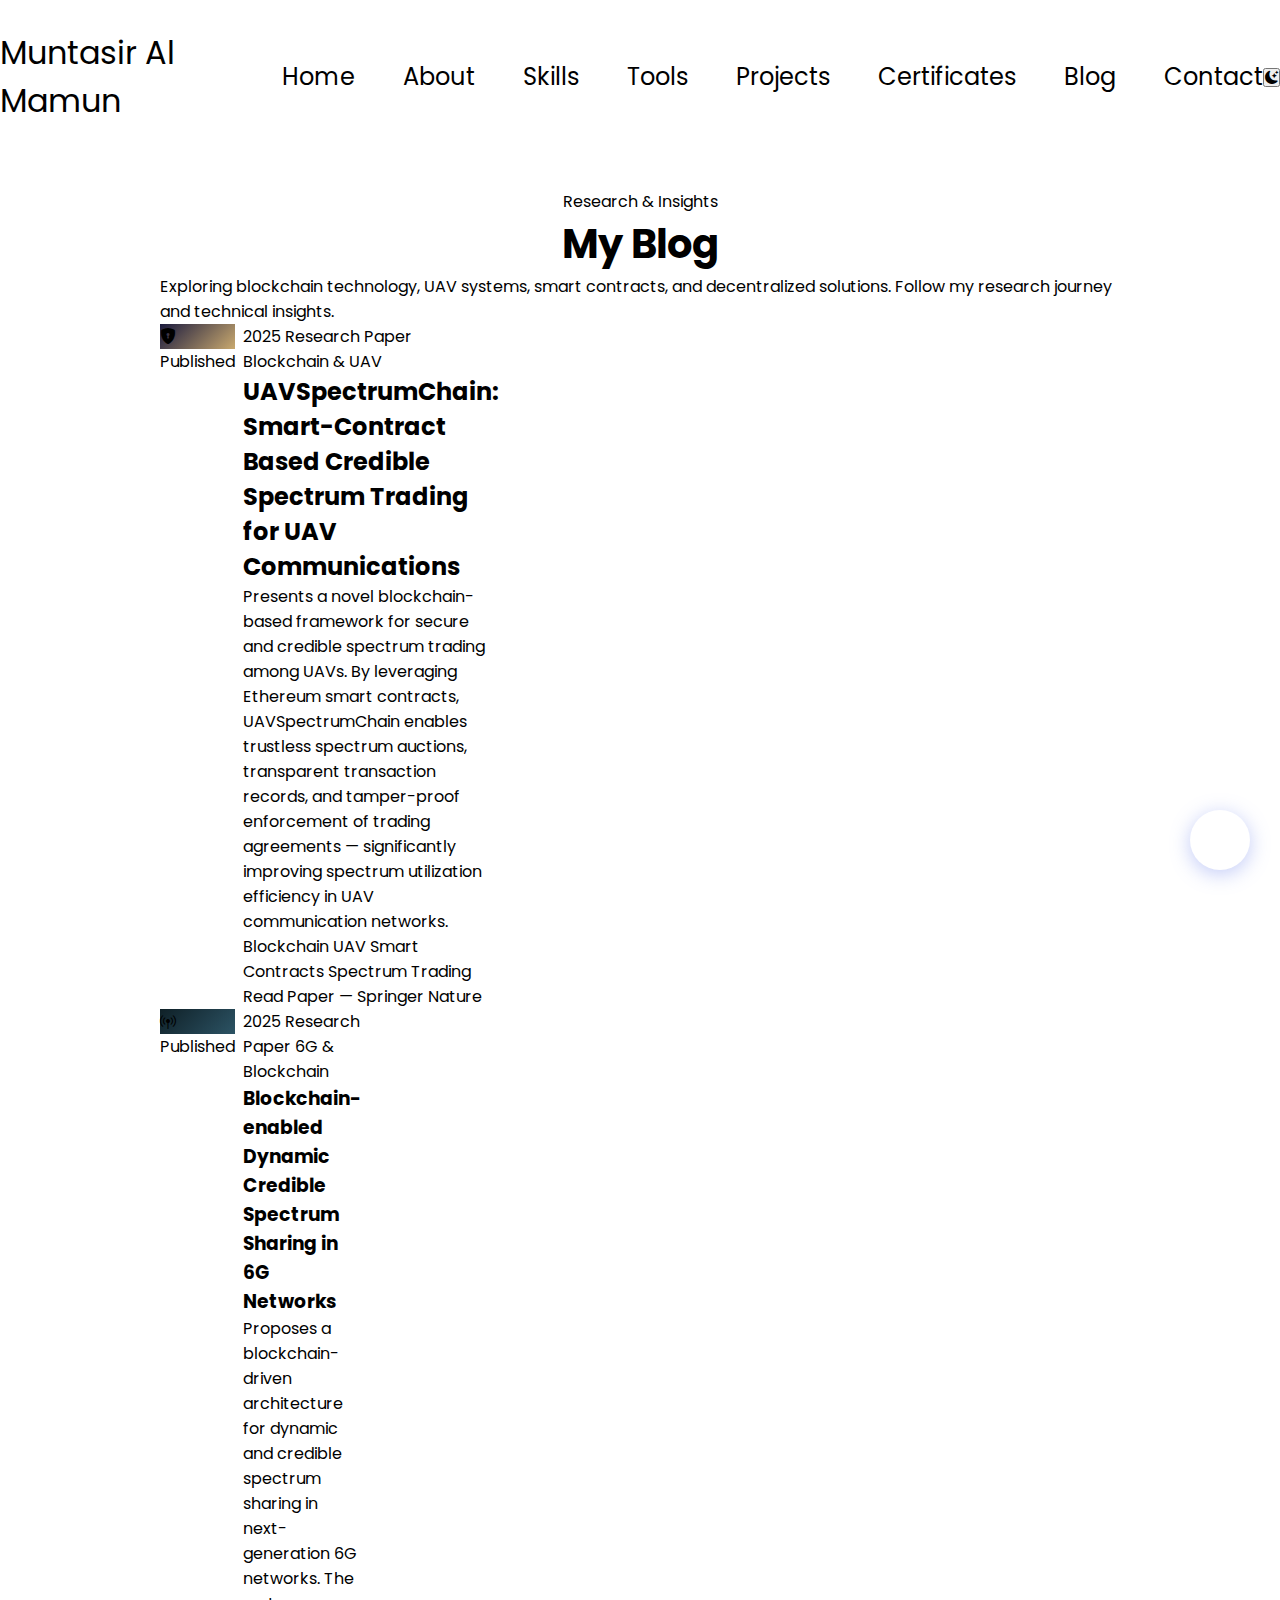
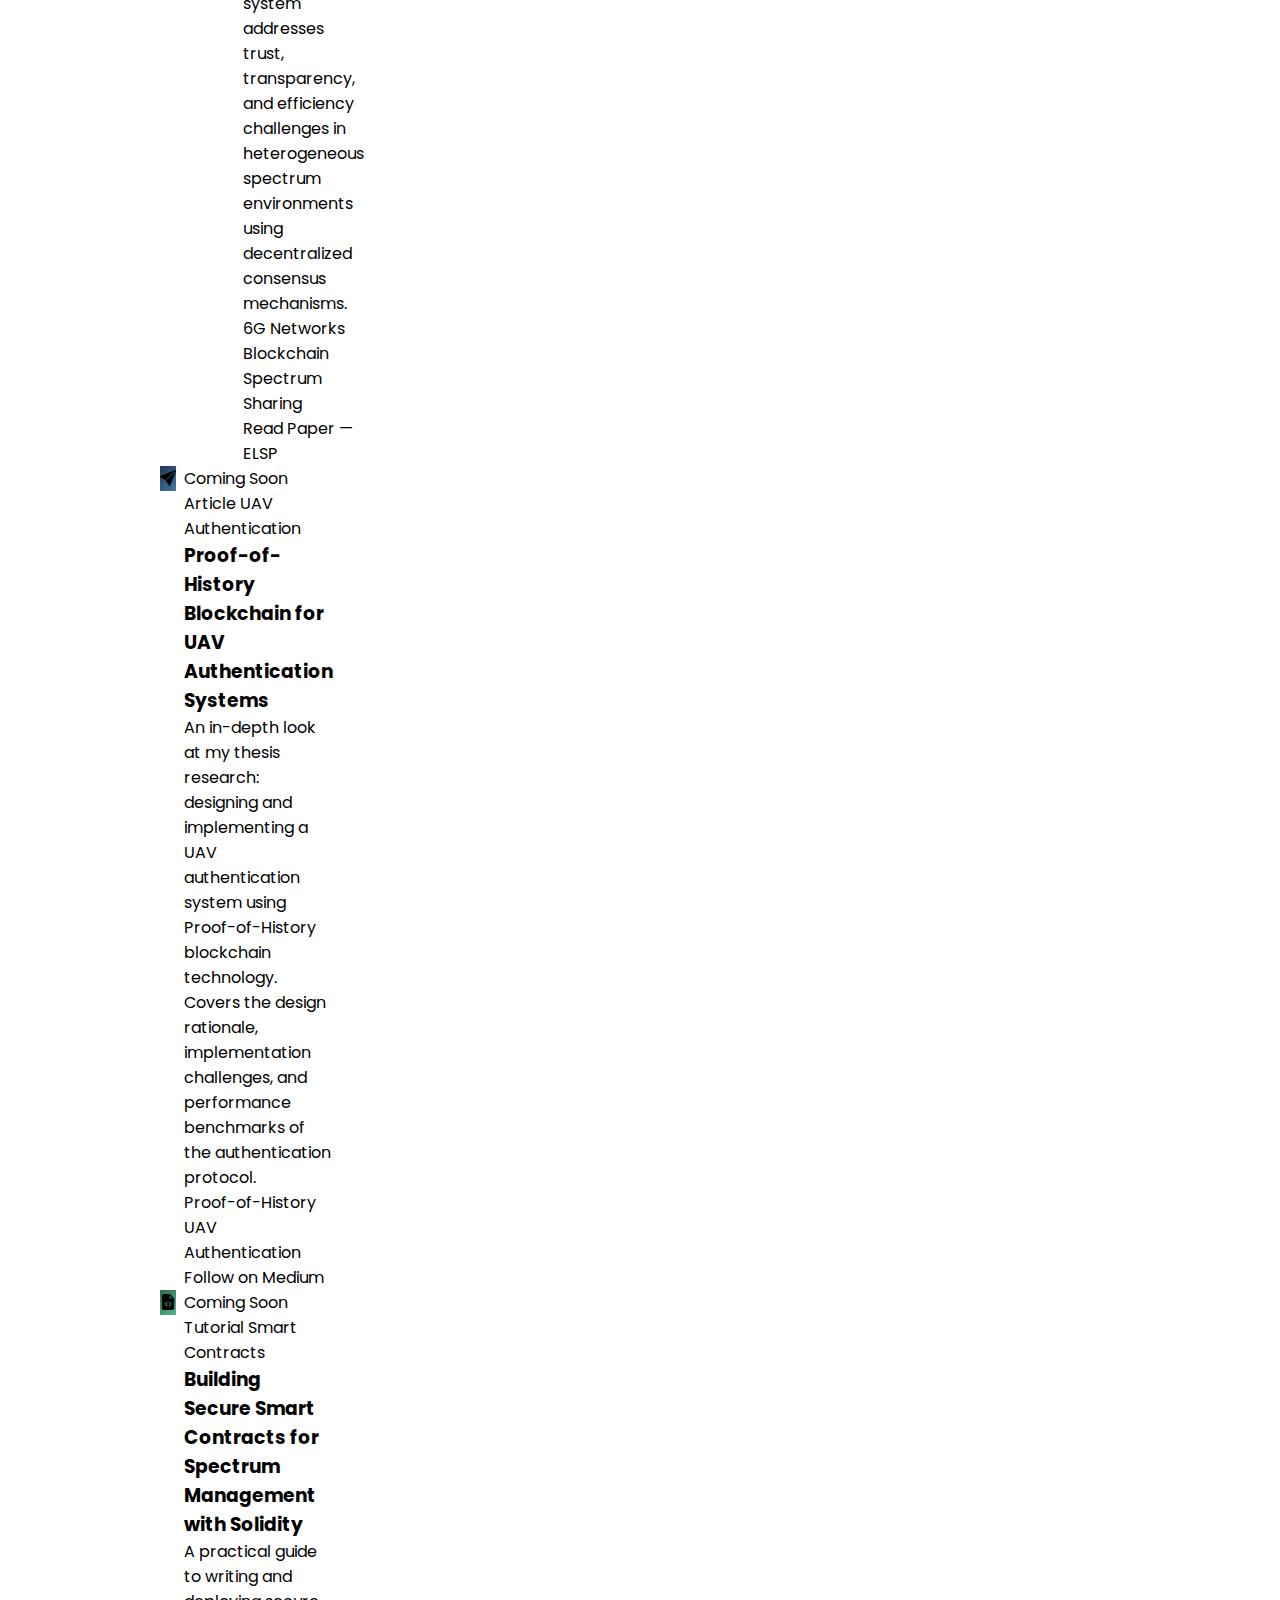
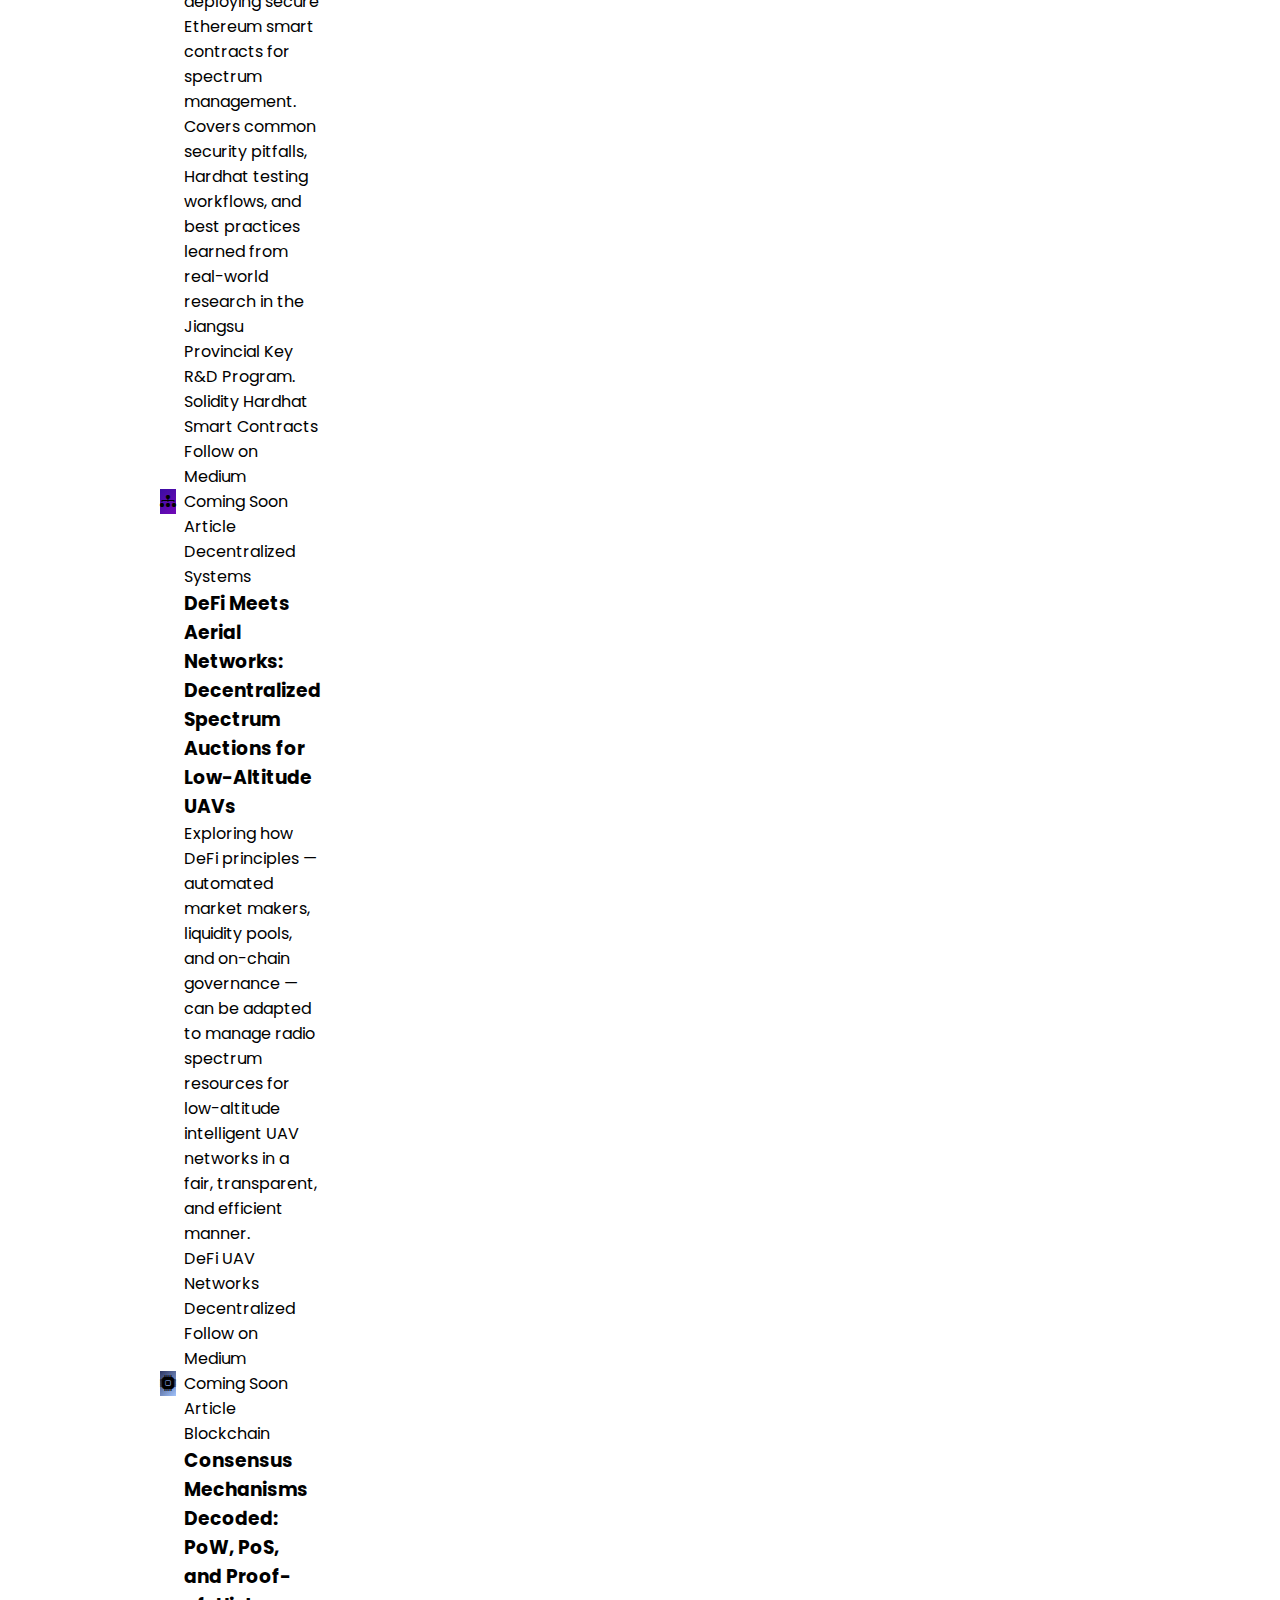
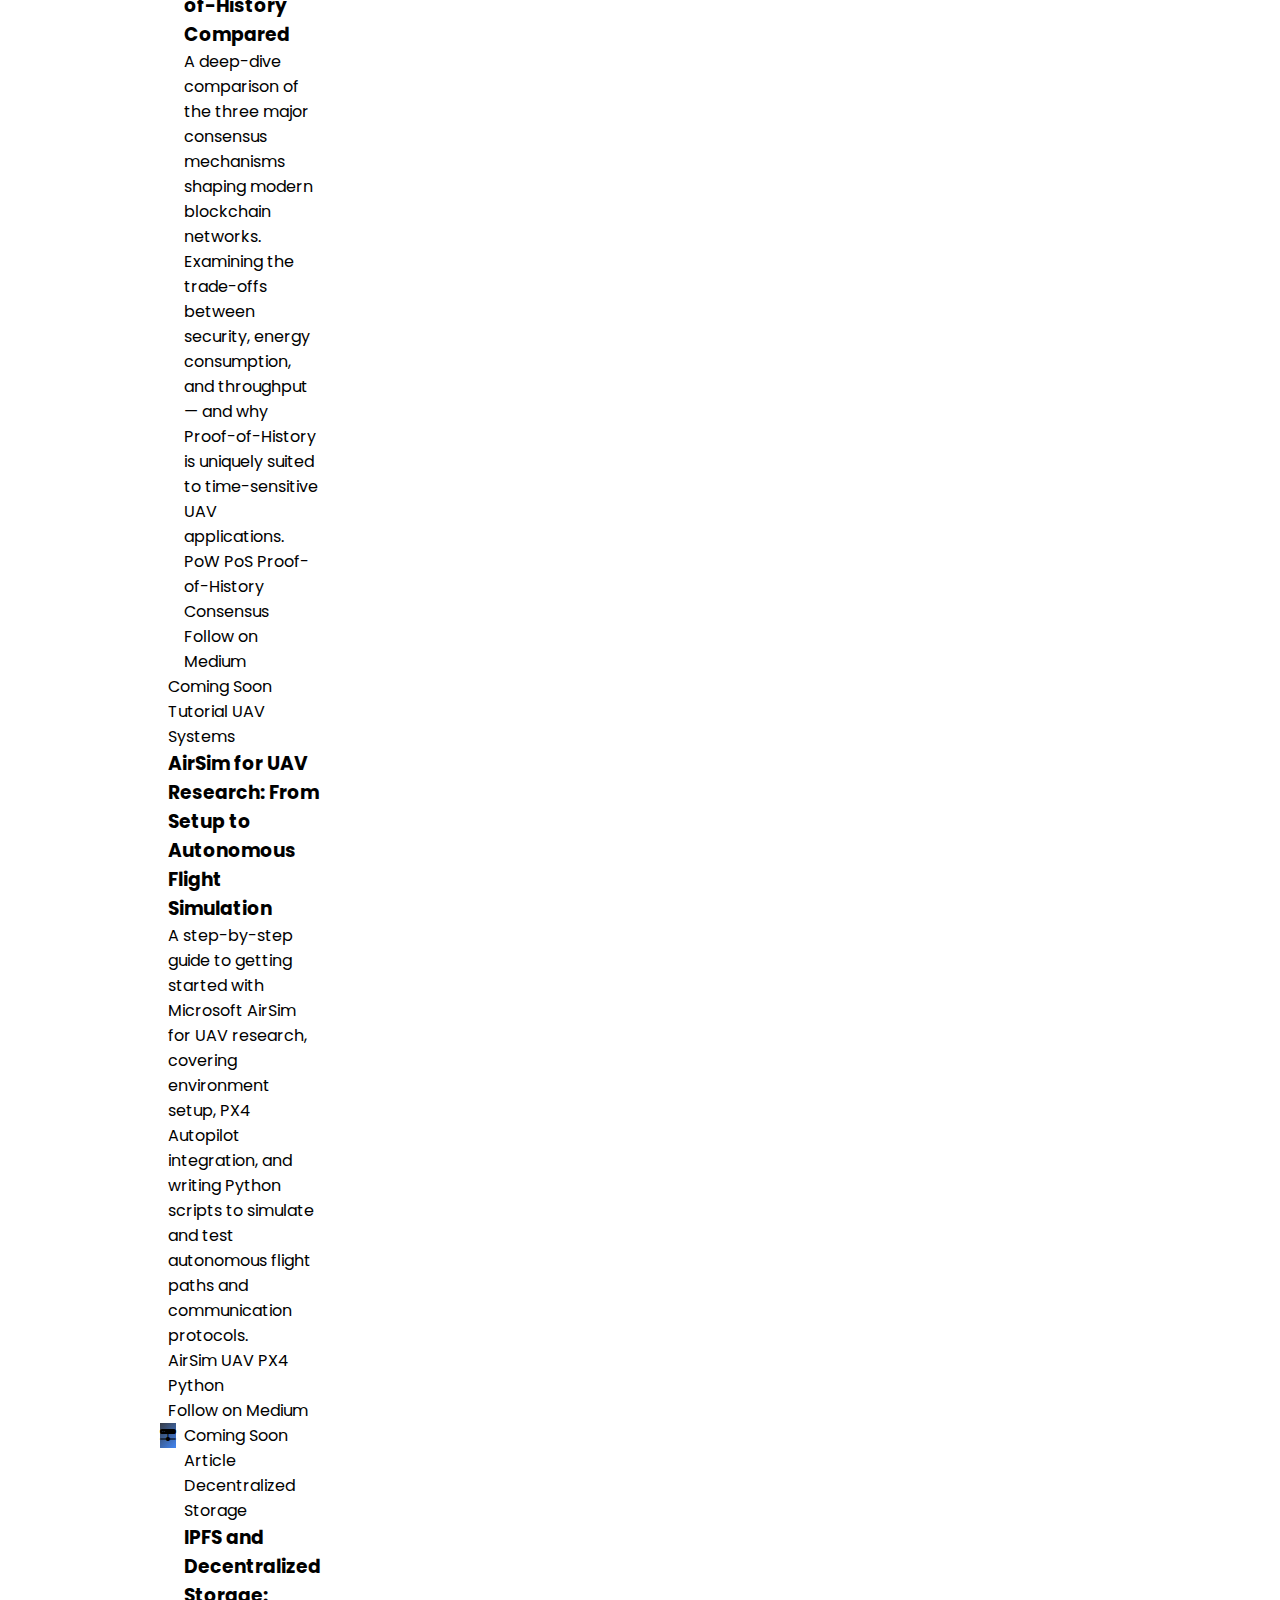
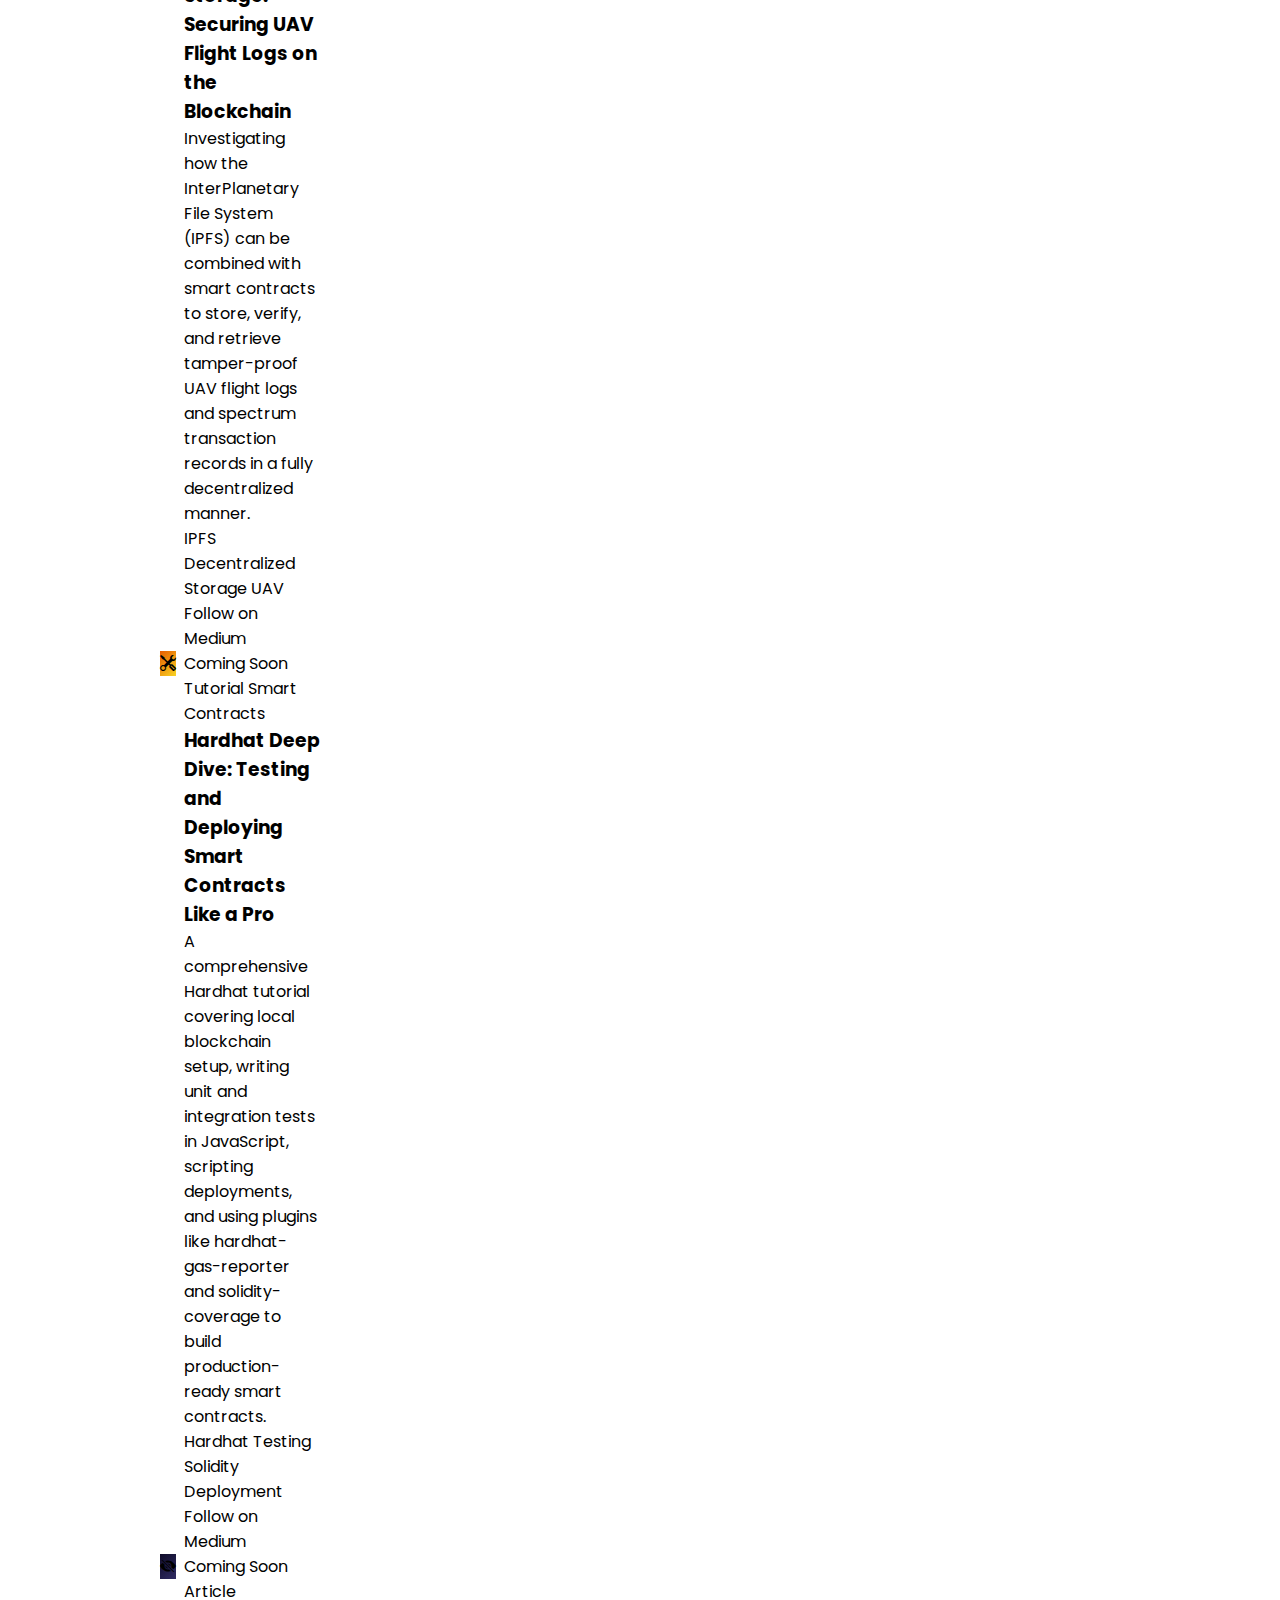
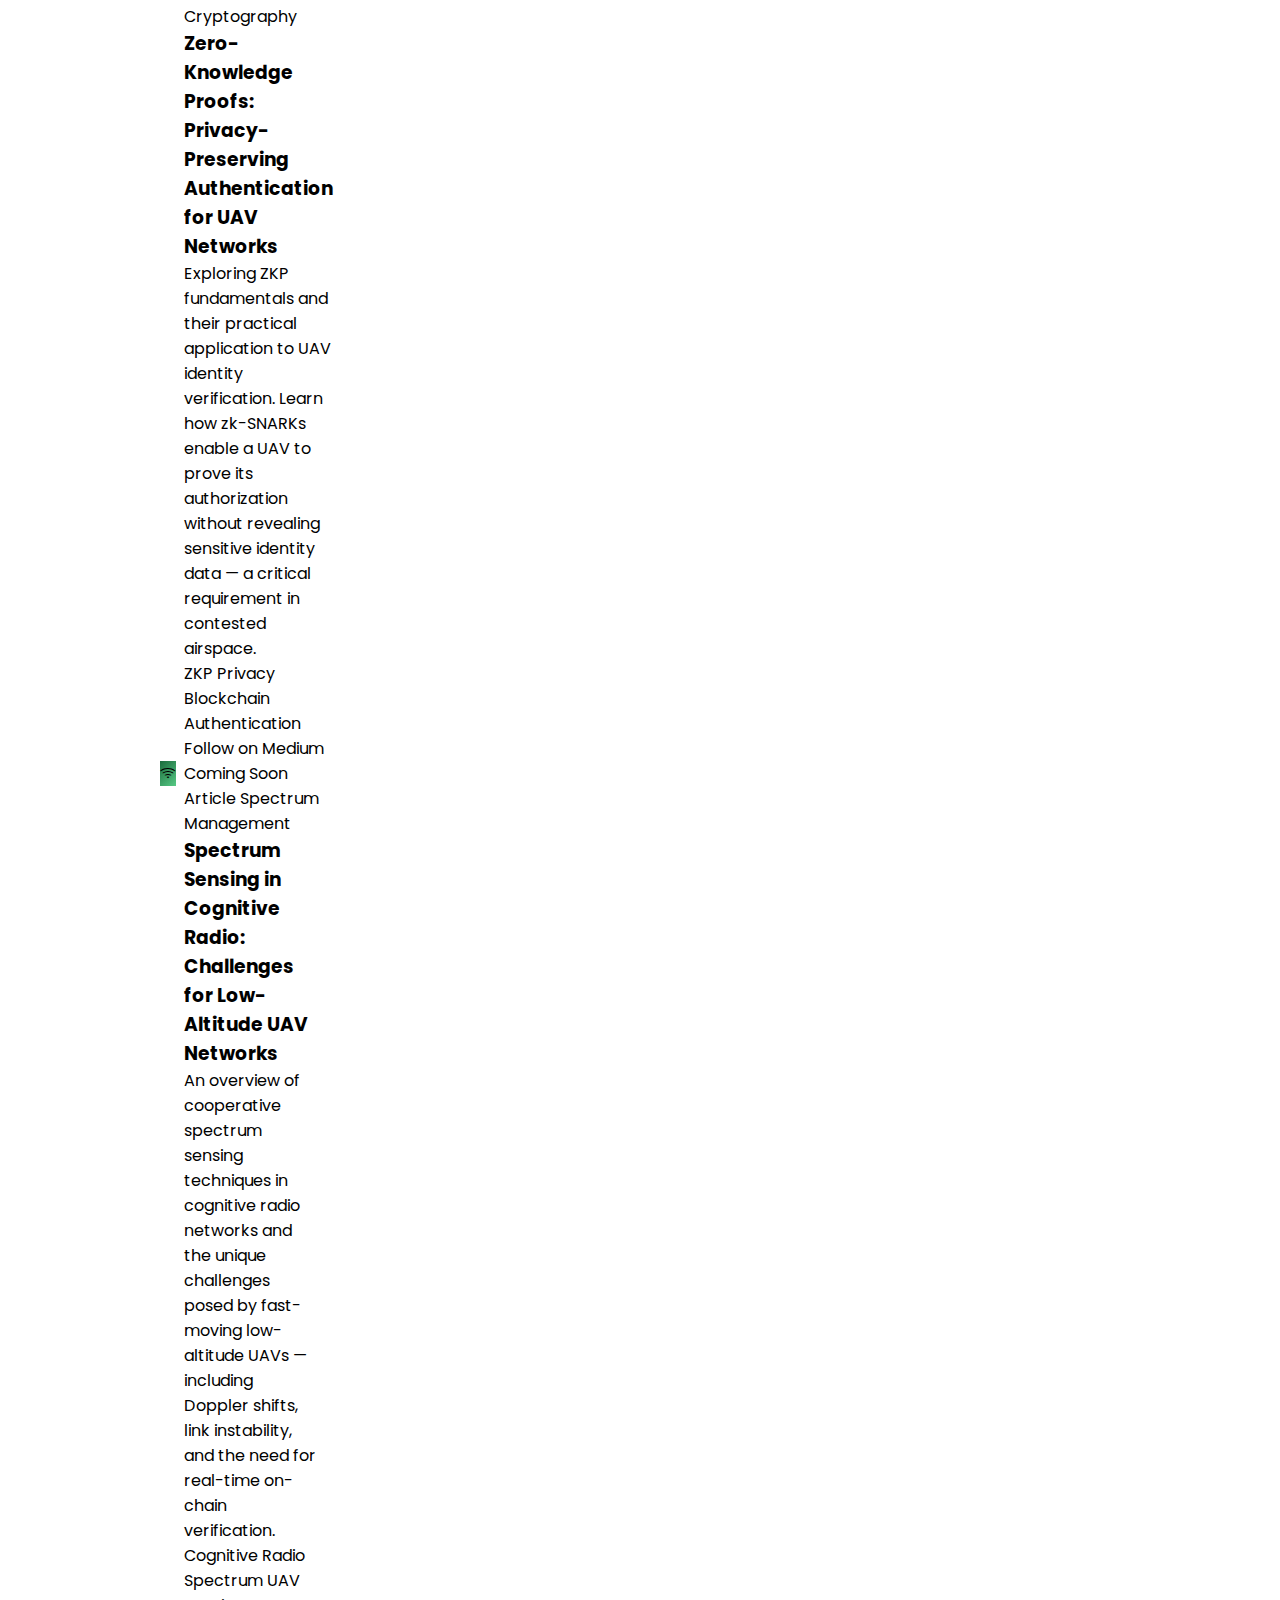
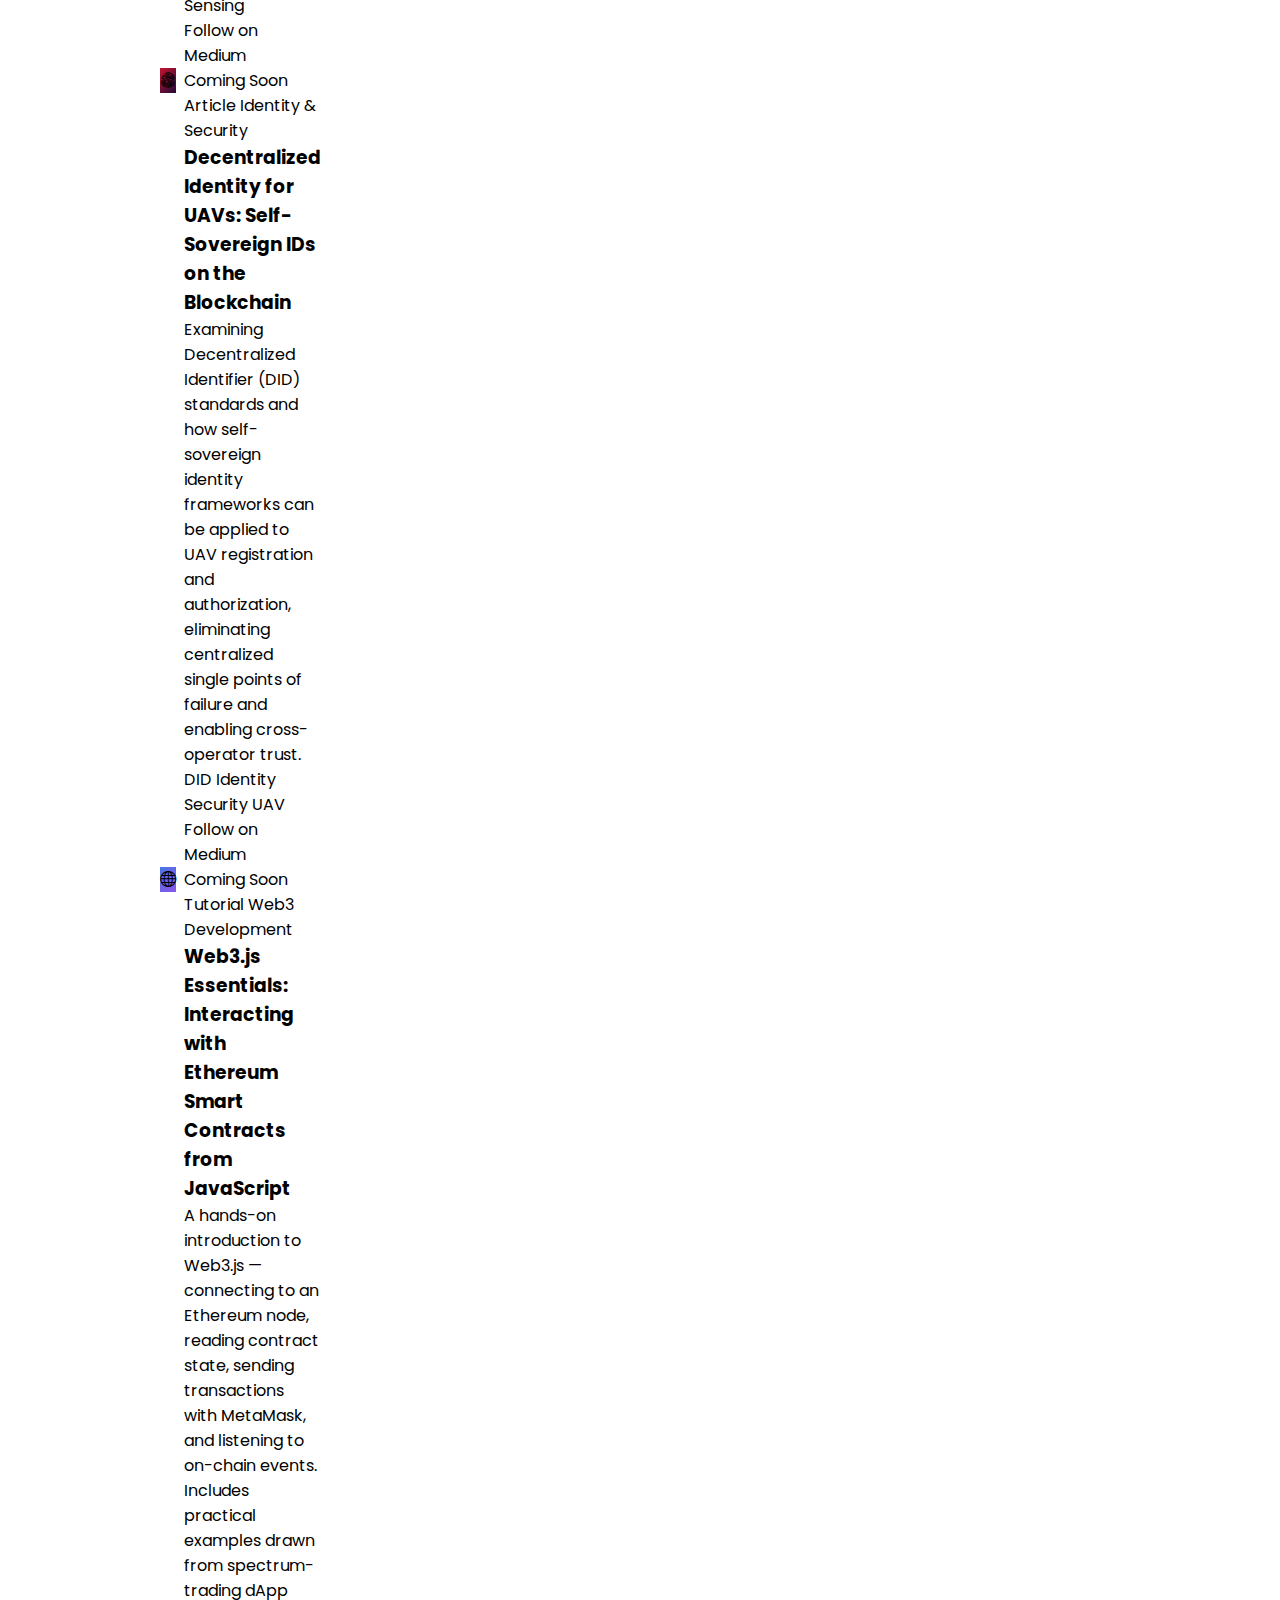
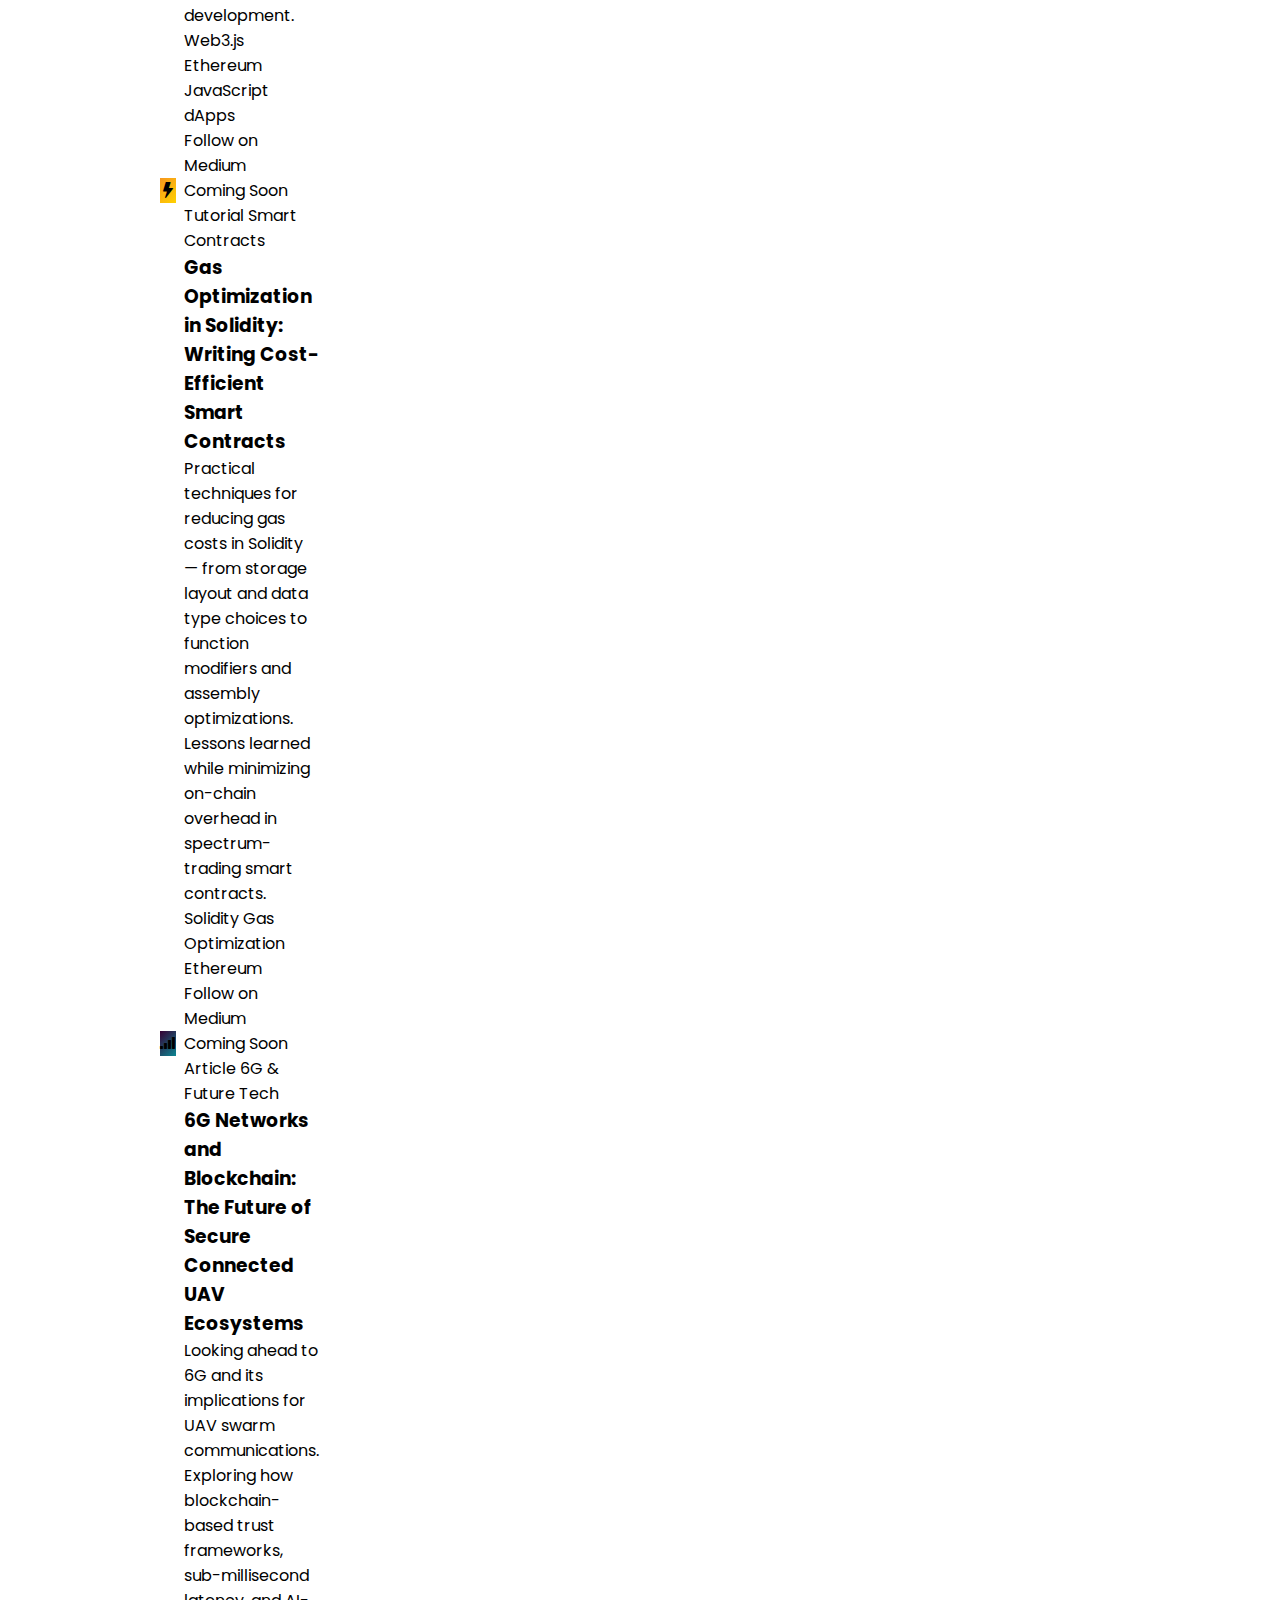
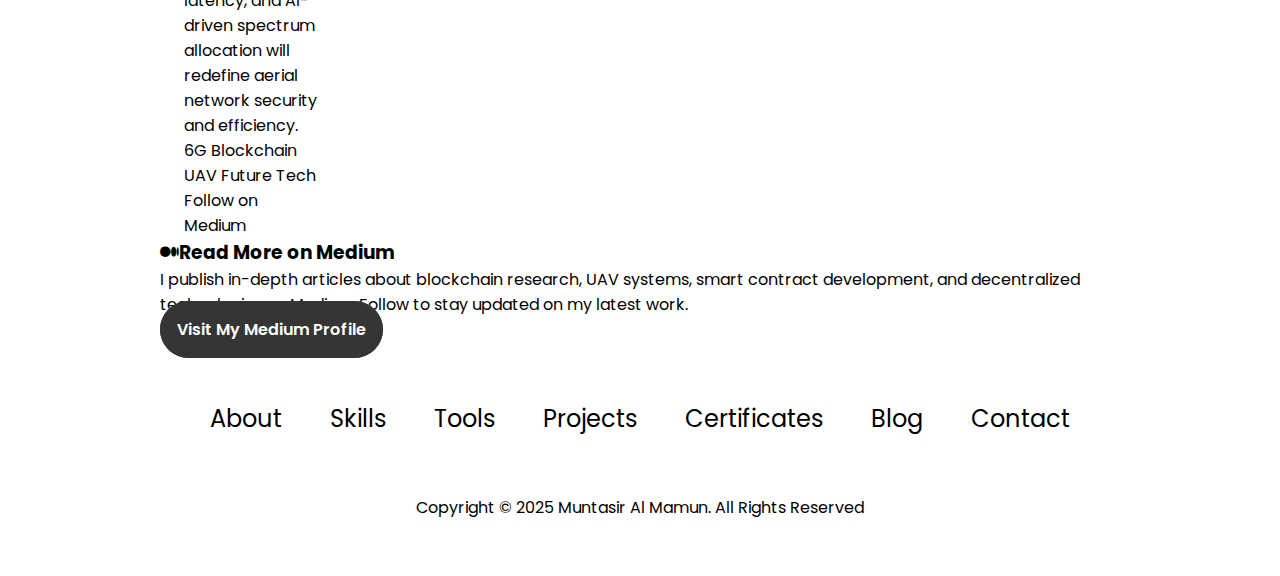
<file: blog.html>
<!DOCTYPE html>
<html lang="en">
  <head>
    <meta charset="UTF-8" />
    <meta http-equiv="X-UA-Compatible" content="IE=edge" />
    <meta name="viewport" content="width=device-width, initial-scale=1.0, maximum-scale=5.0, user-scalable=yes" />
    <meta name="theme-color" content="#2c3e50" />
    <meta name="mobile-web-app-capable" content="yes" />
    <meta name="apple-mobile-web-app-capable" content="yes" />
    <meta name="apple-mobile-web-app-status-bar-style" content="default" />
    <meta name="format-detection" content="telephone=no" />
    <meta name="description" content="Blog by Muntasir Al Mamun - Blockchain researcher and Computer Science student at NJUPT. Articles on blockchain, UAV systems, smart contracts, and decentralized technologies." />
    <meta name="keywords" content="blockchain blog, UAV systems, smart contracts, spectrum security, 6G networks, Solidity, decentralized technologies, Muntasir Al Mamun" />
    <meta name="author" content="Muntasir Al Mamun" />
    <meta property="og:title" content="Blog - Muntasir Al Mamun | Blockchain & UAV Research Insights" />
    <meta property="og:description" content="Explore articles on blockchain technology, UAV systems, smart contracts, and decentralized solutions by Muntasir Al Mamun." />
    <meta property="og:type" content="website" />
    <meta property="og:url" content="https://muntasir-mamun7.github.io/Portfolio-Muntasir-2.0/blog.html" />
    <meta property="og:image" content="https://muntasir-mamun7.github.io/Portfolio-Muntasir-2.0/Images/muntasir-mamun-logo.png" />
    <title>Blog - Muntasir Al Mamun | Blockchain &amp; Research Insights</title>
    <link rel="icon" type="image/png" href="Images/muntasir-mamun-logo.png" />
    <link rel="stylesheet" href="style.css" />
    <link rel="stylesheet" href="mediaQueries.css" />
    <link rel="stylesheet" href="chatbot.css" />
    <!-- Bootstrap Icons for professional icons -->
    <link rel="stylesheet" href="assets/icons/bootstrap-icons.min.css" />
    <script>
      (function() {
        var theme = localStorage.getItem('theme') || 'light';
        document.documentElement.setAttribute('data-theme', theme);
      })();
    </script>
    <link rel="preconnect" href="https://fonts.googleapis.com" />
    <link rel="preconnect" href="https://fonts.gstatic.com" crossorigin />
    <link
      href="https://fonts.googleapis.com/css2?family=Poppins:wght@300;400;500;600;700&display=swap"
      rel="stylesheet"
    />
    <link
      href="https://fonts.googleapis.com/css2?family=Inter:wght@300;400;500;600;700&display=swap"
      rel="stylesheet"
    />
  </head>
  <body>
    <!-- Loading Screen -->
    <div id="loading-screen">
      <div class="loader-content">
        <div class="brand-loader">
          <div class="brand-ring brand-ring--outer"></div>
          <div class="brand-ring brand-ring--middle"></div>
          <div class="brand-ring brand-ring--inner"></div>
          <div class="brand-core"></div>
        </div>
      </div>
    </div>

    <!-- Scroll Progress Indicator -->
    <div class="scroll-progress" id="scroll-progress"></div>
    
    <nav id="desktop-nav">
      <div class="logo" onclick="location.href='index.html'">Muntasir Al Mamun</div>
      <div class="nav-center">
        <ul class="nav-links">
          <li><a href="index.html">Home</a></li>
          <li><a href="about.html">About</a></li>
          <li><a href="skills.html">Skills</a></li>
          <li><a href="tools.html">Tools</a></li>
          <li><a href="projects.html">Projects</a></li>
          <li><a href="certificates.html">Certificates</a></li>
          <li><a href="blog.html" class="active">Blog</a></li>
          <li><a href="index.html#contact">Contact</a></li>
        </ul>
      </div>
      <div class="theme-toggle">
        <button id="theme-toggle-btn" class="theme-btn" aria-label="Toggle theme">
          <i class="bi bi-moon-stars-fill theme-icon"></i>
        </button>
      </div>
    </nav>
    
    <nav id="hamburger-nav">
      <div class="logo" onclick="location.href='index.html'">Muntasir</div>
      <div class="nav-right">
        <button id="theme-toggle-btn-mobile" class="theme-btn" aria-label="Toggle theme">
          <i class="bi bi-moon-stars-fill theme-icon"></i>
        </button>
        <div class="hamburger-menu">
          <div class="hamburger-icon" onclick="toggleMenu()">
            <span></span>
            <span></span>
            <span></span>
          </div>
          <div class="menu-links">
            <li><a href="index.html" onclick="toggleMenu()">Home</a></li>
            <li><a href="about.html" onclick="toggleMenu()">About</a></li>
            <li><a href="skills.html" onclick="toggleMenu()">Skills</a></li>
            <li><a href="tools.html" onclick="toggleMenu()">Tools</a></li>
            <li><a href="projects.html" onclick="toggleMenu()">Projects</a></li>
            <li><a href="certificates.html" onclick="toggleMenu()">Certificates</a></li>
            <li><a href="blog.html" onclick="toggleMenu()">Blog</a></li>
            <li><a href="index.html#contact" onclick="toggleMenu()">Contact</a></li>
          </div>
        </div>
      </div>
    </nav>


    <section id="blog">
      <div class="page-header">
        <p class="section__text__p1">Research &amp; Insights</p>
        <h1 class="title">My Blog</h1>
        <p class="page-description">
          Exploring blockchain technology, UAV systems, smart contracts, and decentralized solutions.
          Follow my research journey and technical insights.
        </p>
      </div>

      <div class="blog-container">
        <!-- Featured Blog Post -->
        <article class="blog-post featured-post">
          <div class="blog-post-image">
            <div class="blog-image-placeholder" style="background: linear-gradient(135deg, #1a1a3e 0%, #c9a96e 100%);">
              <span class="blog-icon"><i class="bi bi-shield-lock-fill"></i></span>
            </div>
            <span class="blog-badge featured-badge">Published</span>
          </div>
          <div class="blog-post-content">
            <div class="blog-meta">
              <span class="blog-date">2025</span>
              <span class="blog-reading-time">Research Paper</span>
              <span class="blog-category">Blockchain &amp; UAV</span>
            </div>
            <h2 class="blog-post-title">
              <a href="https://doi.org/10.1007/978-981-95-4142-3_3" target="_blank" rel="noopener noreferrer">UAVSpectrumChain: Smart-Contract Based Credible Spectrum Trading for UAV Communications</a>
            </h2>
            <p class="blog-post-excerpt">
              Presents a novel blockchain-based framework for secure and credible spectrum trading among UAVs.
              By leveraging Ethereum smart contracts, UAVSpectrumChain enables trustless spectrum auctions,
              transparent transaction records, and tamper-proof enforcement of trading agreements —
              significantly improving spectrum utilization efficiency in UAV communication networks.
            </p>
            <div class="blog-tags">
              <span class="blog-tag">Blockchain</span>
              <span class="blog-tag">UAV</span>
              <span class="blog-tag">Smart Contracts</span>
              <span class="blog-tag">Spectrum Trading</span>
            </div>
            <a href="https://doi.org/10.1007/978-981-95-4142-3_3" target="_blank" rel="noopener noreferrer" class="blog-read-more">
              Read Paper — Springer Nature
              <span class="arrow">→</span>
            </a>
          </div>
        </article>

        <!-- Blog Post Grid -->
        <div class="blog-grid">
          <!-- Blog Post 1 -->
          <article class="blog-post">
            <div class="blog-post-image">
              <div class="blog-image-placeholder" style="background: linear-gradient(135deg, #0f2027 0%, #2c5364 100%);">
                <span class="blog-icon"><i class="bi bi-broadcast-pin"></i></span>
              </div>
              <span class="blog-badge" style="background: var(--accent-primary);">Published</span>
            </div>
            <div class="blog-post-content">
              <div class="blog-meta">
                <span class="blog-date">2025</span>
                <span class="blog-reading-time">Research Paper</span>
                <span class="blog-category">6G &amp; Blockchain</span>
              </div>
              <h3 class="blog-post-title">
                <a href="https://doi.org/10.55092/blockchain20250014" target="_blank" rel="noopener noreferrer">Blockchain-enabled Dynamic Credible Spectrum Sharing in 6G Networks</a>
              </h3>
              <p class="blog-post-excerpt">
                Proposes a blockchain-driven architecture for dynamic and credible spectrum sharing in 
                next-generation 6G networks. The system addresses trust, transparency, and efficiency 
                challenges in heterogeneous spectrum environments using decentralized consensus mechanisms.
              </p>
              <div class="blog-tags">
                <span class="blog-tag">6G Networks</span>
                <span class="blog-tag">Blockchain</span>
                <span class="blog-tag">Spectrum Sharing</span>
              </div>
              <a href="https://doi.org/10.55092/blockchain20250014" target="_blank" rel="noopener noreferrer" class="blog-read-more">
                Read Paper — ELSP
                <span class="arrow">→</span>
              </a>
            </div>
          </article>

          <!-- Blog Post 2 -->
          <article class="blog-post">
            <div class="blog-post-image">
              <div class="blog-image-placeholder" style="background: linear-gradient(135deg, #1d3557 0%, #457b9d 100%);">
                <span class="blog-icon"><i class="bi bi-send-fill"></i></span>
              </div>
            </div>
            <div class="blog-post-content">
              <div class="blog-meta">
                <span class="blog-date">Coming Soon</span>
                <span class="blog-reading-time">Article</span>
                <span class="blog-category">UAV Authentication</span>
              </div>
              <h3 class="blog-post-title">
                <a href="https://muntasirmamun7.medium.com/" target="_blank" rel="noopener noreferrer">Proof-of-History Blockchain for UAV Authentication Systems</a>
              </h3>
              <p class="blog-post-excerpt">
                An in-depth look at my thesis research: designing and implementing a UAV authentication 
                system using Proof-of-History blockchain technology. Covers the design rationale, 
                implementation challenges, and performance benchmarks of the authentication protocol.
              </p>
              <div class="blog-tags">
                <span class="blog-tag">Proof-of-History</span>
                <span class="blog-tag">UAV</span>
                <span class="blog-tag">Authentication</span>
              </div>
              <a href="https://muntasirmamun7.medium.com/" target="_blank" rel="noopener noreferrer" class="blog-read-more">
                Follow on Medium
                <span class="arrow">→</span>
              </a>
            </div>
          </article>

          <!-- Blog Post 3 -->
          <article class="blog-post">
            <div class="blog-post-image">
              <div class="blog-image-placeholder" style="background: linear-gradient(135deg, #2d6a4f 0%, #52b788 100%);">
                <span class="blog-icon"><i class="bi bi-file-earmark-code-fill"></i></span>
              </div>
            </div>
            <div class="blog-post-content">
              <div class="blog-meta">
                <span class="blog-date">Coming Soon</span>
                <span class="blog-reading-time">Tutorial</span>
                <span class="blog-category">Smart Contracts</span>
              </div>
              <h3 class="blog-post-title">
                <a href="https://muntasirmamun7.medium.com/" target="_blank" rel="noopener noreferrer">Building Secure Smart Contracts for Spectrum Management with Solidity</a>
              </h3>
              <p class="blog-post-excerpt">
                A practical guide to writing and deploying secure Ethereum smart contracts for 
                spectrum management. Covers common security pitfalls, Hardhat testing workflows, 
                and best practices learned from real-world research in the Jiangsu Provincial Key R&amp;D Program.
              </p>
              <div class="blog-tags">
                <span class="blog-tag">Solidity</span>
                <span class="blog-tag">Hardhat</span>
                <span class="blog-tag">Smart Contracts</span>
              </div>
              <a href="https://muntasirmamun7.medium.com/" target="_blank" rel="noopener noreferrer" class="blog-read-more">
                Follow on Medium
                <span class="arrow">→</span>
              </a>
            </div>
          </article>

          <!-- Blog Post 4 -->
          <article class="blog-post">
            <div class="blog-post-image">
              <div class="blog-image-placeholder" style="background: linear-gradient(135deg, #3a0ca3 0%, #7209b7 100%);">
                <span class="blog-icon"><i class="bi bi-diagram-3-fill"></i></span>
              </div>
            </div>
            <div class="blog-post-content">
              <div class="blog-meta">
                <span class="blog-date">Coming Soon</span>
                <span class="blog-reading-time">Article</span>
                <span class="blog-category">Decentralized Systems</span>
              </div>
              <h3 class="blog-post-title">
                <a href="https://muntasirmamun7.medium.com/" target="_blank" rel="noopener noreferrer">DeFi Meets Aerial Networks: Decentralized Spectrum Auctions for Low-Altitude UAVs</a>
              </h3>
              <p class="blog-post-excerpt">
                Exploring how DeFi principles — automated market makers, liquidity pools, and on-chain 
                governance — can be adapted to manage radio spectrum resources for low-altitude 
                intelligent UAV networks in a fair, transparent, and efficient manner.
              </p>
              <div class="blog-tags">
                <span class="blog-tag">DeFi</span>
                <span class="blog-tag">UAV Networks</span>
                <span class="blog-tag">Decentralized</span>
              </div>
              <a href="https://muntasirmamun7.medium.com/" target="_blank" rel="noopener noreferrer" class="blog-read-more">
                Follow on Medium
                <span class="arrow">→</span>
              </a>
            </div>
          </article>

          <!-- Blog Post 5 -->
          <article class="blog-post">
            <div class="blog-post-image">
              <div class="blog-image-placeholder" style="background: linear-gradient(135deg, #2d3561 0%, #a1c4fd 100%);">
                <span class="blog-icon"><i class="bi bi-cpu-fill"></i></span>
              </div>
            </div>
            <div class="blog-post-content">
              <div class="blog-meta">
                <span class="blog-date">Coming Soon</span>
                <span class="blog-reading-time">Article</span>
                <span class="blog-category">Blockchain</span>
              </div>
              <h3 class="blog-post-title">
                <a href="https://muntasirmamun7.medium.com/" target="_blank" rel="noopener noreferrer">Consensus Mechanisms Decoded: PoW, PoS, and Proof-of-History Compared</a>
              </h3>
              <p class="blog-post-excerpt">
                A deep-dive comparison of the three major consensus mechanisms shaping modern 
                blockchain networks. Examining the trade-offs between security, energy consumption, 
                and throughput — and why Proof-of-History is uniquely suited to time-sensitive UAV applications.
              </p>
              <div class="blog-tags">
                <span class="blog-tag">PoW</span>
                <span class="blog-tag">PoS</span>
                <span class="blog-tag">Proof-of-History</span>
                <span class="blog-tag">Consensus</span>
              </div>
              <a href="https://muntasirmamun7.medium.com/" target="_blank" rel="noopener noreferrer" class="blog-read-more">
                Follow on Medium
                <span class="arrow">→</span>
              </a>
            </div>
          </article>

          <!-- Blog Post 6 -->
          <article class="blog-post">
            <div class="blog-post-image">
              <div class="blog-image-placeholder" style="background: linear-gradient(135deg, #134e5e 0%, #71b280 100%);">
                <span class="blog-icon"><i class="bi bi-joystick-fill"></i></span>
              </div>
            </div>
            <div class="blog-post-content">
              <div class="blog-meta">
                <span class="blog-date">Coming Soon</span>
                <span class="blog-reading-time">Tutorial</span>
                <span class="blog-category">UAV Systems</span>
              </div>
              <h3 class="blog-post-title">
                <a href="https://muntasirmamun7.medium.com/" target="_blank" rel="noopener noreferrer">AirSim for UAV Research: From Setup to Autonomous Flight Simulation</a>
              </h3>
              <p class="blog-post-excerpt">
                A step-by-step guide to getting started with Microsoft AirSim for UAV research, 
                covering environment setup, PX4 Autopilot integration, and writing Python scripts 
                to simulate and test autonomous flight paths and communication protocols.
              </p>
              <div class="blog-tags">
                <span class="blog-tag">AirSim</span>
                <span class="blog-tag">UAV</span>
                <span class="blog-tag">PX4</span>
                <span class="blog-tag">Python</span>
              </div>
              <a href="https://muntasirmamun7.medium.com/" target="_blank" rel="noopener noreferrer" class="blog-read-more">
                Follow on Medium
                <span class="arrow">→</span>
              </a>
            </div>
          </article>

          <!-- Blog Post 7 -->
          <article class="blog-post">
            <div class="blog-post-image">
              <div class="blog-image-placeholder" style="background: linear-gradient(135deg, #373b44 0%, #4286f4 100%);">
                <span class="blog-icon"><i class="bi bi-hdd-network-fill"></i></span>
              </div>
            </div>
            <div class="blog-post-content">
              <div class="blog-meta">
                <span class="blog-date">Coming Soon</span>
                <span class="blog-reading-time">Article</span>
                <span class="blog-category">Decentralized Storage</span>
              </div>
              <h3 class="blog-post-title">
                <a href="https://muntasirmamun7.medium.com/" target="_blank" rel="noopener noreferrer">IPFS and Decentralized Storage: Securing UAV Flight Logs on the Blockchain</a>
              </h3>
              <p class="blog-post-excerpt">
                Investigating how the InterPlanetary File System (IPFS) can be combined with smart 
                contracts to store, verify, and retrieve tamper-proof UAV flight logs and spectrum 
                transaction records in a fully decentralized manner.
              </p>
              <div class="blog-tags">
                <span class="blog-tag">IPFS</span>
                <span class="blog-tag">Decentralized</span>
                <span class="blog-tag">Storage</span>
                <span class="blog-tag">UAV</span>
              </div>
              <a href="https://muntasirmamun7.medium.com/" target="_blank" rel="noopener noreferrer" class="blog-read-more">
                Follow on Medium
                <span class="arrow">→</span>
              </a>
            </div>
          </article>

          <!-- Blog Post 8 -->
          <article class="blog-post">
            <div class="blog-post-image">
              <div class="blog-image-placeholder" style="background: linear-gradient(135deg, #e65c00 0%, #f9d423 100%);">
                <span class="blog-icon"><i class="bi bi-tools"></i></span>
              </div>
            </div>
            <div class="blog-post-content">
              <div class="blog-meta">
                <span class="blog-date">Coming Soon</span>
                <span class="blog-reading-time">Tutorial</span>
                <span class="blog-category">Smart Contracts</span>
              </div>
              <h3 class="blog-post-title">
                <a href="https://muntasirmamun7.medium.com/" target="_blank" rel="noopener noreferrer">Hardhat Deep Dive: Testing and Deploying Smart Contracts Like a Pro</a>
              </h3>
              <p class="blog-post-excerpt">
                A comprehensive Hardhat tutorial covering local blockchain setup, writing unit and 
                integration tests in JavaScript, scripting deployments, and using plugins like 
                hardhat-gas-reporter and solidity-coverage to build production-ready smart contracts.
              </p>
              <div class="blog-tags">
                <span class="blog-tag">Hardhat</span>
                <span class="blog-tag">Testing</span>
                <span class="blog-tag">Solidity</span>
                <span class="blog-tag">Deployment</span>
              </div>
              <a href="https://muntasirmamun7.medium.com/" target="_blank" rel="noopener noreferrer" class="blog-read-more">
                Follow on Medium
                <span class="arrow">→</span>
              </a>
            </div>
          </article>

          <!-- Blog Post 9 -->
          <article class="blog-post">
            <div class="blog-post-image">
              <div class="blog-image-placeholder" style="background: linear-gradient(135deg, #0f0c29 0%, #302b63 100%);">
                <span class="blog-icon"><i class="bi bi-eye-slash-fill"></i></span>
              </div>
            </div>
            <div class="blog-post-content">
              <div class="blog-meta">
                <span class="blog-date">Coming Soon</span>
                <span class="blog-reading-time">Article</span>
                <span class="blog-category">Cryptography</span>
              </div>
              <h3 class="blog-post-title">
                <a href="https://muntasirmamun7.medium.com/" target="_blank" rel="noopener noreferrer">Zero-Knowledge Proofs: Privacy-Preserving Authentication for UAV Networks</a>
              </h3>
              <p class="blog-post-excerpt">
                Exploring ZKP fundamentals and their practical application to UAV identity 
                verification. Learn how zk-SNARKs enable a UAV to prove its authorization 
                without revealing sensitive identity data — a critical requirement in contested airspace.
              </p>
              <div class="blog-tags">
                <span class="blog-tag">ZKP</span>
                <span class="blog-tag">Privacy</span>
                <span class="blog-tag">Blockchain</span>
                <span class="blog-tag">Authentication</span>
              </div>
              <a href="https://muntasirmamun7.medium.com/" target="_blank" rel="noopener noreferrer" class="blog-read-more">
                Follow on Medium
                <span class="arrow">→</span>
              </a>
            </div>
          </article>

          <!-- Blog Post 10 -->
          <article class="blog-post">
            <div class="blog-post-image">
              <div class="blog-image-placeholder" style="background: linear-gradient(135deg, #1a6b3c 0%, #57ca85 100%);">
                <span class="blog-icon"><i class="bi bi-wifi"></i></span>
              </div>
            </div>
            <div class="blog-post-content">
              <div class="blog-meta">
                <span class="blog-date">Coming Soon</span>
                <span class="blog-reading-time">Article</span>
                <span class="blog-category">Spectrum Management</span>
              </div>
              <h3 class="blog-post-title">
                <a href="https://muntasirmamun7.medium.com/" target="_blank" rel="noopener noreferrer">Spectrum Sensing in Cognitive Radio: Challenges for Low-Altitude UAV Networks</a>
              </h3>
              <p class="blog-post-excerpt">
                An overview of cooperative spectrum sensing techniques in cognitive radio networks 
                and the unique challenges posed by fast-moving low-altitude UAVs — including 
                Doppler shifts, link instability, and the need for real-time on-chain verification.
              </p>
              <div class="blog-tags">
                <span class="blog-tag">Cognitive Radio</span>
                <span class="blog-tag">Spectrum</span>
                <span class="blog-tag">UAV</span>
                <span class="blog-tag">Sensing</span>
              </div>
              <a href="https://muntasirmamun7.medium.com/" target="_blank" rel="noopener noreferrer" class="blog-read-more">
                Follow on Medium
                <span class="arrow">→</span>
              </a>
            </div>
          </article>

          <!-- Blog Post 11 -->
          <article class="blog-post">
            <div class="blog-post-image">
              <div class="blog-image-placeholder" style="background: linear-gradient(135deg, #c31432 0%, #240b36 100%);">
                <span class="blog-icon"><i class="bi bi-fingerprint"></i></span>
              </div>
            </div>
            <div class="blog-post-content">
              <div class="blog-meta">
                <span class="blog-date">Coming Soon</span>
                <span class="blog-reading-time">Article</span>
                <span class="blog-category">Identity &amp; Security</span>
              </div>
              <h3 class="blog-post-title">
                <a href="https://muntasirmamun7.medium.com/" target="_blank" rel="noopener noreferrer">Decentralized Identity for UAVs: Self-Sovereign IDs on the Blockchain</a>
              </h3>
              <p class="blog-post-excerpt">
                Examining Decentralized Identifier (DID) standards and how self-sovereign identity 
                frameworks can be applied to UAV registration and authorization, eliminating 
                centralized single points of failure and enabling cross-operator trust.
              </p>
              <div class="blog-tags">
                <span class="blog-tag">DID</span>
                <span class="blog-tag">Identity</span>
                <span class="blog-tag">Security</span>
                <span class="blog-tag">UAV</span>
              </div>
              <a href="https://muntasirmamun7.medium.com/" target="_blank" rel="noopener noreferrer" class="blog-read-more">
                Follow on Medium
                <span class="arrow">→</span>
              </a>
            </div>
          </article>

          <!-- Blog Post 12 -->
          <article class="blog-post">
            <div class="blog-post-image">
              <div class="blog-image-placeholder" style="background: linear-gradient(135deg, #4776e6 0%, #8e54e9 100%);">
                <span class="blog-icon"><i class="bi bi-globe"></i></span>
              </div>
            </div>
            <div class="blog-post-content">
              <div class="blog-meta">
                <span class="blog-date">Coming Soon</span>
                <span class="blog-reading-time">Tutorial</span>
                <span class="blog-category">Web3 Development</span>
              </div>
              <h3 class="blog-post-title">
                <a href="https://muntasirmamun7.medium.com/" target="_blank" rel="noopener noreferrer">Web3.js Essentials: Interacting with Ethereum Smart Contracts from JavaScript</a>
              </h3>
              <p class="blog-post-excerpt">
                A hands-on introduction to Web3.js — connecting to an Ethereum node, reading 
                contract state, sending transactions with MetaMask, and listening to on-chain events. 
                Includes practical examples drawn from spectrum-trading dApp development.
              </p>
              <div class="blog-tags">
                <span class="blog-tag">Web3.js</span>
                <span class="blog-tag">Ethereum</span>
                <span class="blog-tag">JavaScript</span>
                <span class="blog-tag">dApps</span>
              </div>
              <a href="https://muntasirmamun7.medium.com/" target="_blank" rel="noopener noreferrer" class="blog-read-more">
                Follow on Medium
                <span class="arrow">→</span>
              </a>
            </div>
          </article>

          <!-- Blog Post 13 -->
          <article class="blog-post">
            <div class="blog-post-image">
              <div class="blog-image-placeholder" style="background: linear-gradient(135deg, #f7971e 0%, #ffd200 100%);">
                <span class="blog-icon"><i class="bi bi-lightning-fill"></i></span>
              </div>
            </div>
            <div class="blog-post-content">
              <div class="blog-meta">
                <span class="blog-date">Coming Soon</span>
                <span class="blog-reading-time">Tutorial</span>
                <span class="blog-category">Smart Contracts</span>
              </div>
              <h3 class="blog-post-title">
                <a href="https://muntasirmamun7.medium.com/" target="_blank" rel="noopener noreferrer">Gas Optimization in Solidity: Writing Cost-Efficient Smart Contracts</a>
              </h3>
              <p class="blog-post-excerpt">
                Practical techniques for reducing gas costs in Solidity — from storage layout and 
                data type choices to function modifiers and assembly optimizations. Lessons learned 
                while minimizing on-chain overhead in spectrum-trading smart contracts.
              </p>
              <div class="blog-tags">
                <span class="blog-tag">Solidity</span>
                <span class="blog-tag">Gas</span>
                <span class="blog-tag">Optimization</span>
                <span class="blog-tag">Ethereum</span>
              </div>
              <a href="https://muntasirmamun7.medium.com/" target="_blank" rel="noopener noreferrer" class="blog-read-more">
                Follow on Medium
                <span class="arrow">→</span>
              </a>
            </div>
          </article>

          <!-- Blog Post 14 -->
          <article class="blog-post">
            <div class="blog-post-image">
              <div class="blog-image-placeholder" style="background: linear-gradient(135deg, #360033 0%, #0b8793 100%);">
                <span class="blog-icon"><i class="bi bi-reception-4"></i></span>
              </div>
            </div>
            <div class="blog-post-content">
              <div class="blog-meta">
                <span class="blog-date">Coming Soon</span>
                <span class="blog-reading-time">Article</span>
                <span class="blog-category">6G &amp; Future Tech</span>
              </div>
              <h3 class="blog-post-title">
                <a href="https://muntasirmamun7.medium.com/" target="_blank" rel="noopener noreferrer">6G Networks and Blockchain: The Future of Secure Connected UAV Ecosystems</a>
              </h3>
              <p class="blog-post-excerpt">
                Looking ahead to 6G and its implications for UAV swarm communications. 
                Exploring how blockchain-based trust frameworks, sub-millisecond latency, 
                and AI-driven spectrum allocation will redefine aerial network security and efficiency.
              </p>
              <div class="blog-tags">
                <span class="blog-tag">6G</span>
                <span class="blog-tag">Blockchain</span>
                <span class="blog-tag">UAV</span>
                <span class="blog-tag">Future Tech</span>
              </div>
              <a href="https://muntasirmamun7.medium.com/" target="_blank" rel="noopener noreferrer" class="blog-read-more">
                Follow on Medium
                <span class="arrow">→</span>
              </a>
            </div>
          </article>
        </div>

        <!-- Medium CTA Section -->
        <div class="blog-newsletter">
          <div class="newsletter-content">
            <h3 class="newsletter-title"><i class="bi bi-medium newsletter-medium-icon"></i>Read More on Medium</h3>
            <p class="newsletter-description">
              I publish in-depth articles about blockchain research, UAV systems, smart contract development, 
              and decentralized technologies on Medium. Follow to stay updated on my latest work.
            </p>
          </div>
          <div class="newsletter-form">
            <a href="https://muntasirmamun7.medium.com/" target="_blank" rel="noopener noreferrer" class="btn btn-color-1 blog-medium-cta">
              Visit My Medium Profile
            </a>
          </div>
        </div>
      </div>
    </section>

    <footer>
      <nav>
        <div class="nav-link-container">
          <ul class="nav-links">
            <li><a href="about.html">About</a></li>
            <li><a href="skills.html">Skills</a></li>
            <li><a href="tools.html">Tools</a></li>
            <li><a href="projects.html">Projects</a></li>
            <li><a href="certificates.html">Certificates</a></li>
            <li><a href="blog.html">Blog</a></li>
            <li><a href="index.html#contact">Contact</a></li>
          </ul>
        </div>
      </nav>
      <p>Copyright &#169; 2025 Muntasir Al Mamun. All Rights Reserved</p>
    </footer>
    <script src="script.js"></script>
    <script src="chatbot.js"></script>
  </body>
</html>
</file>
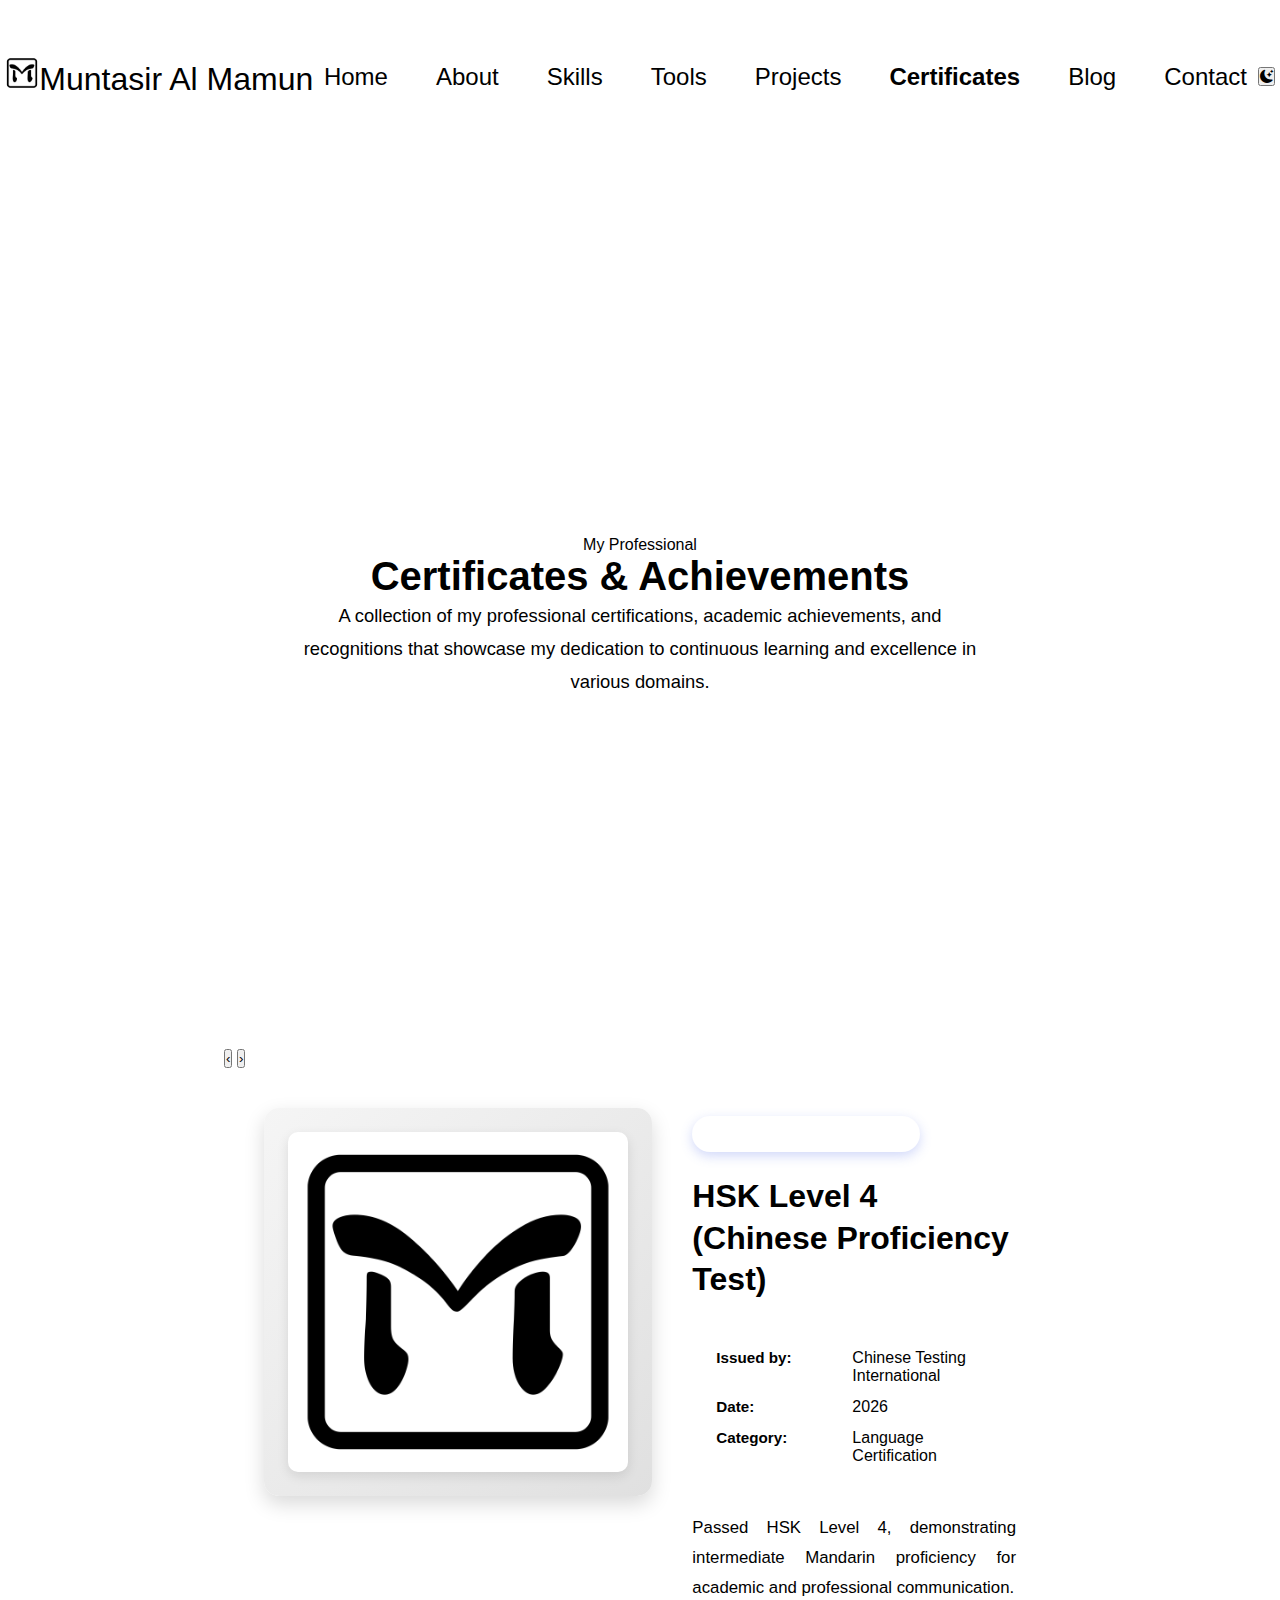
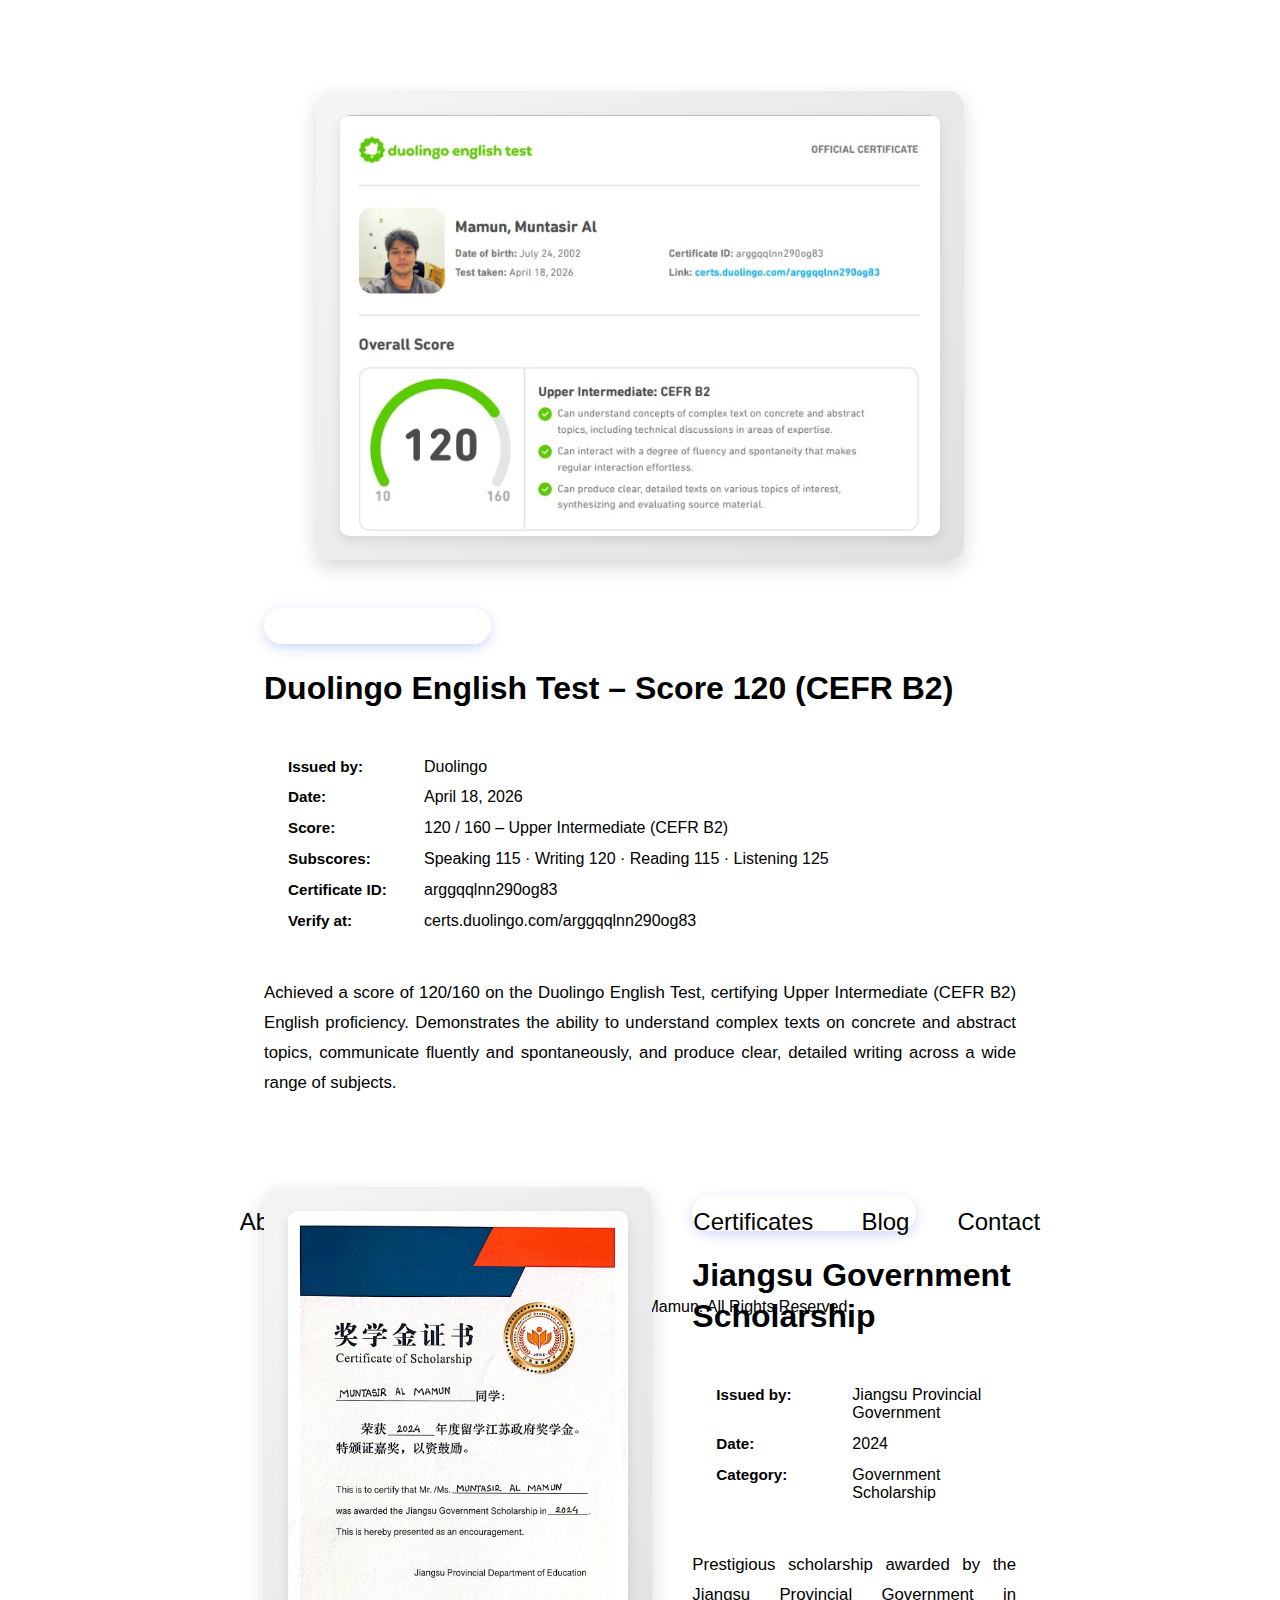
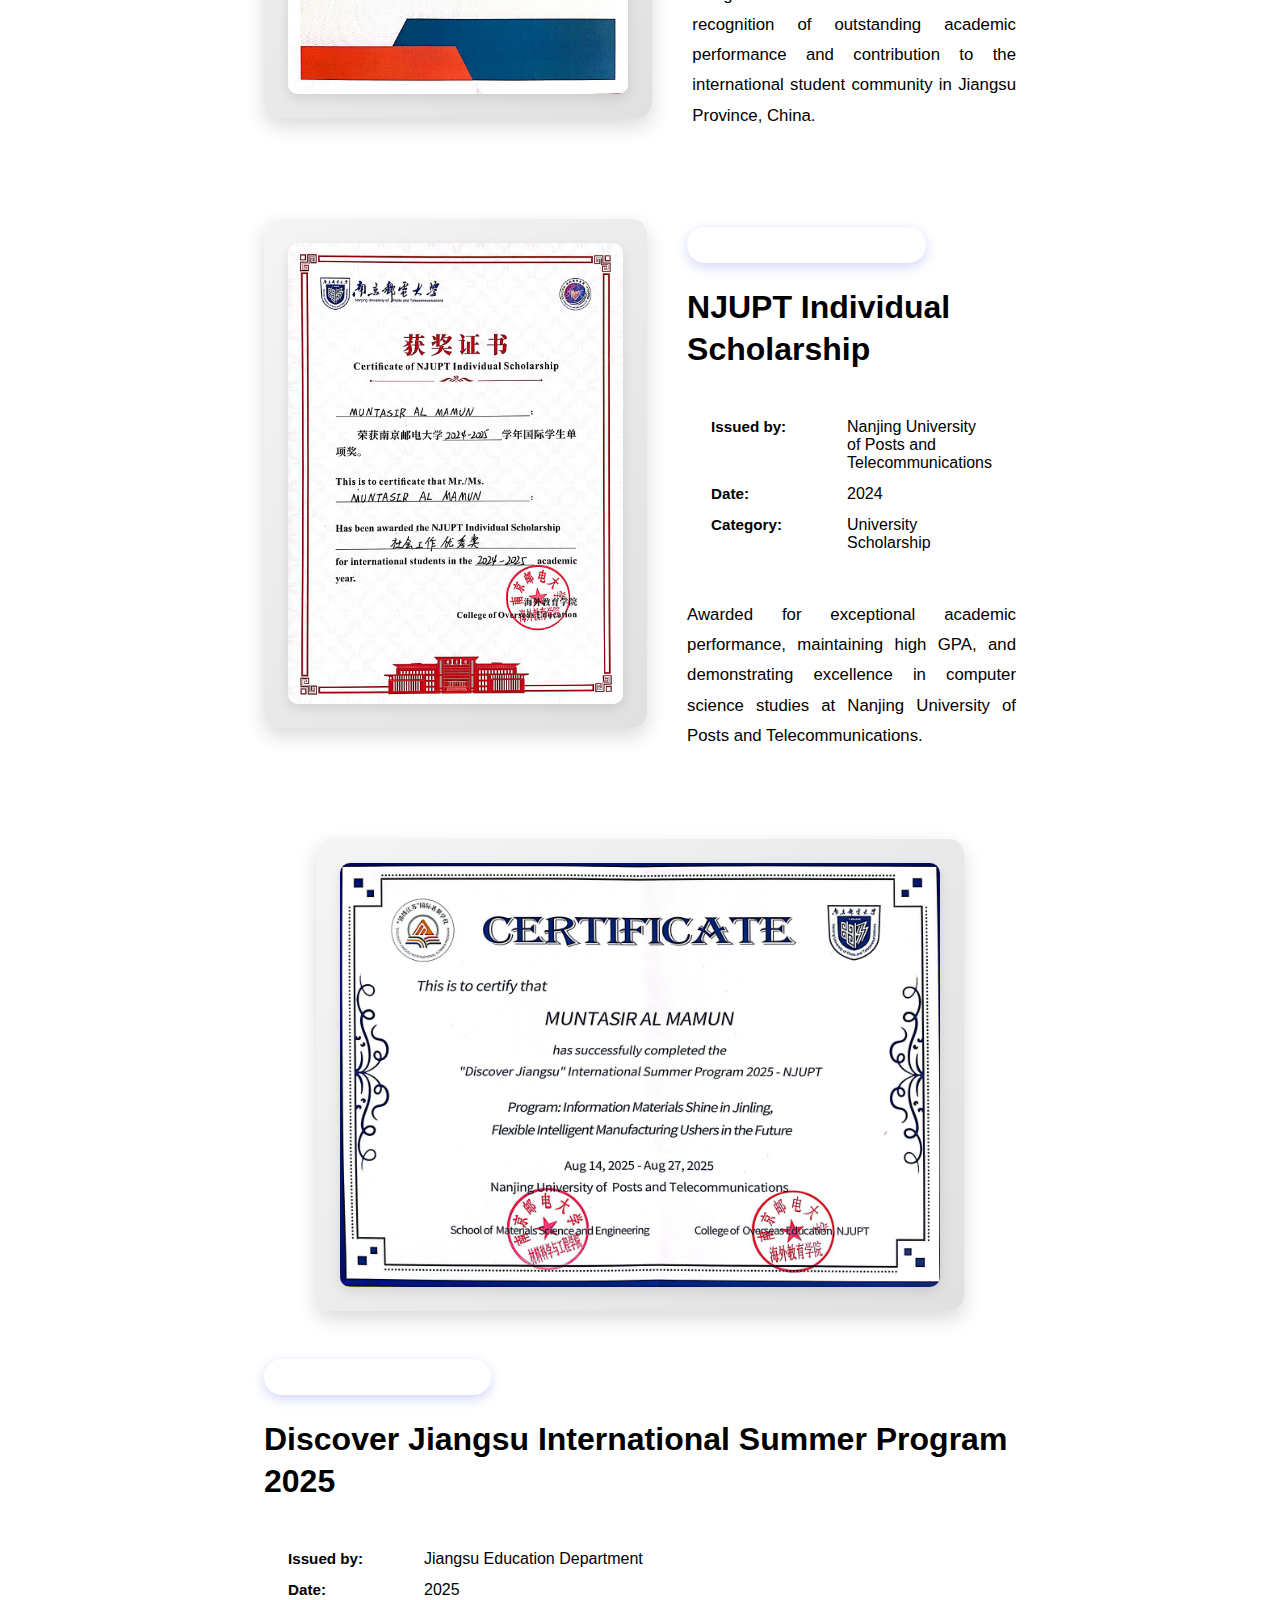
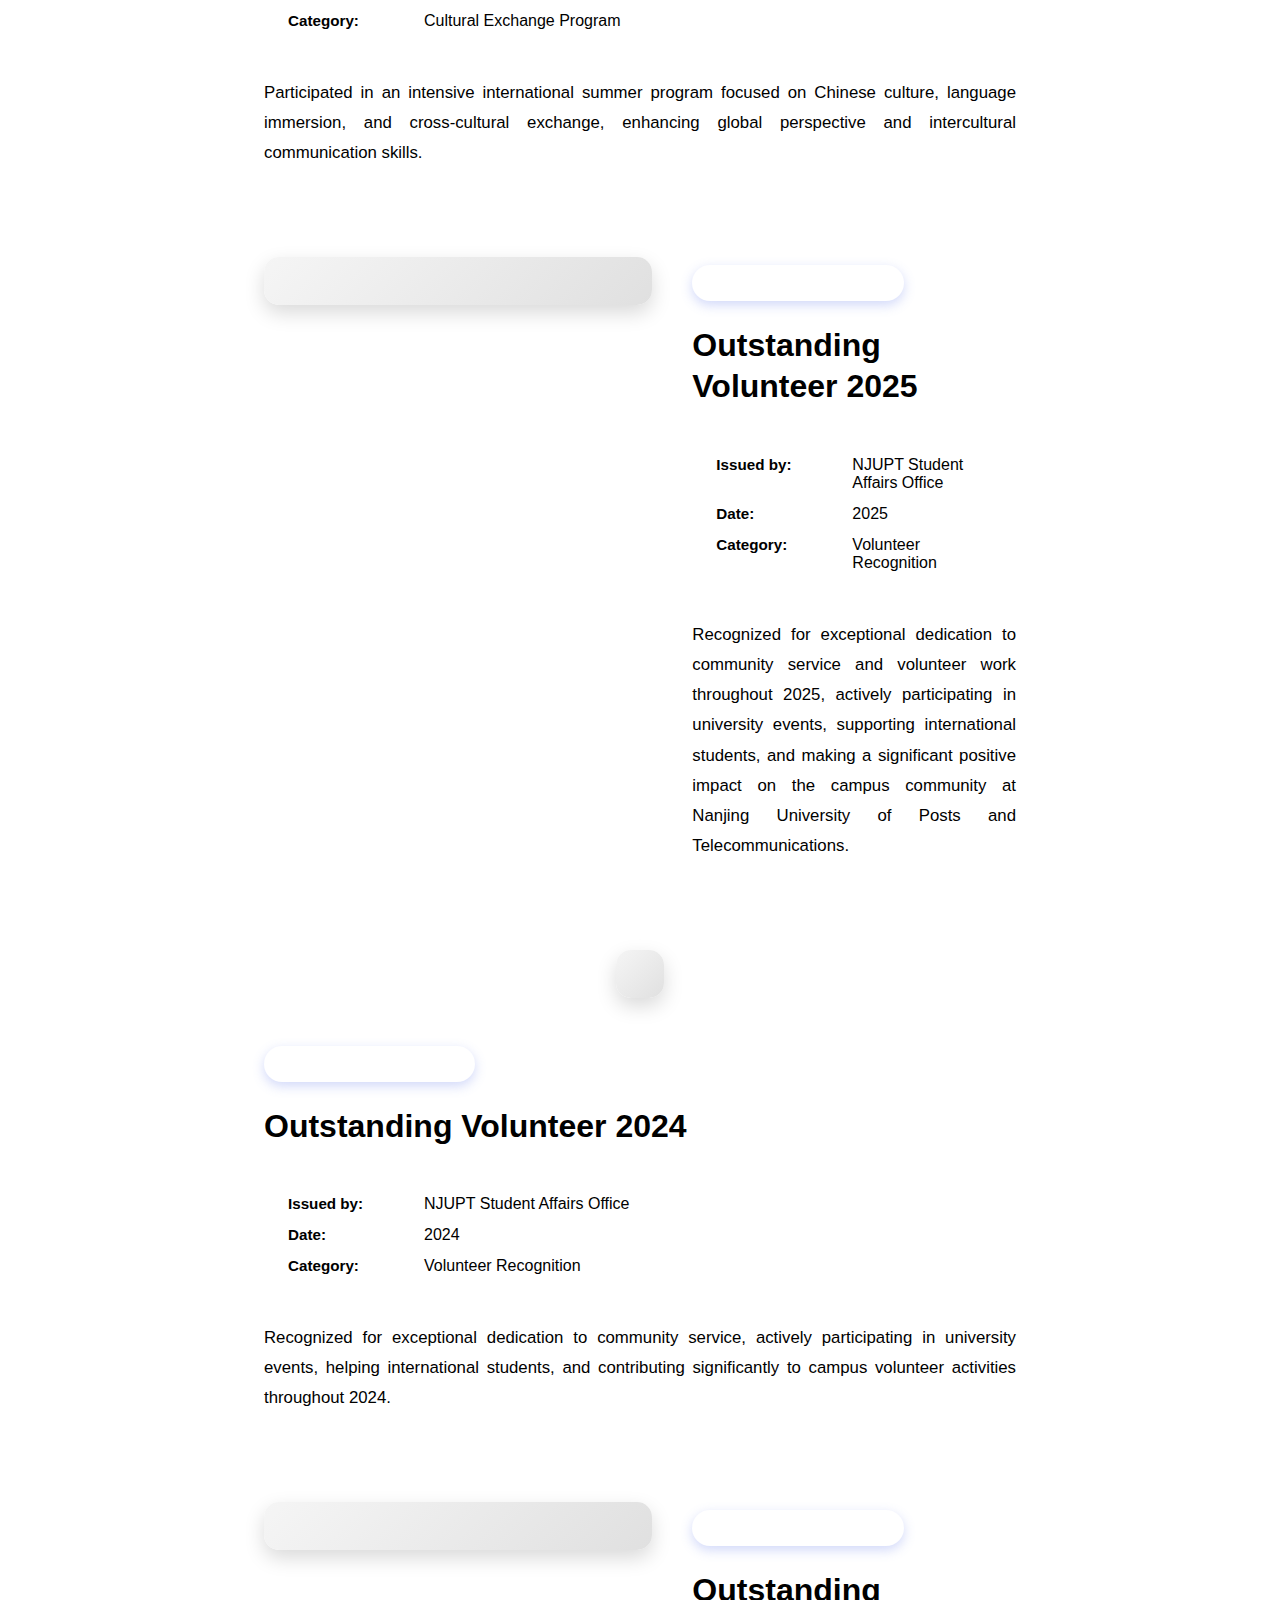
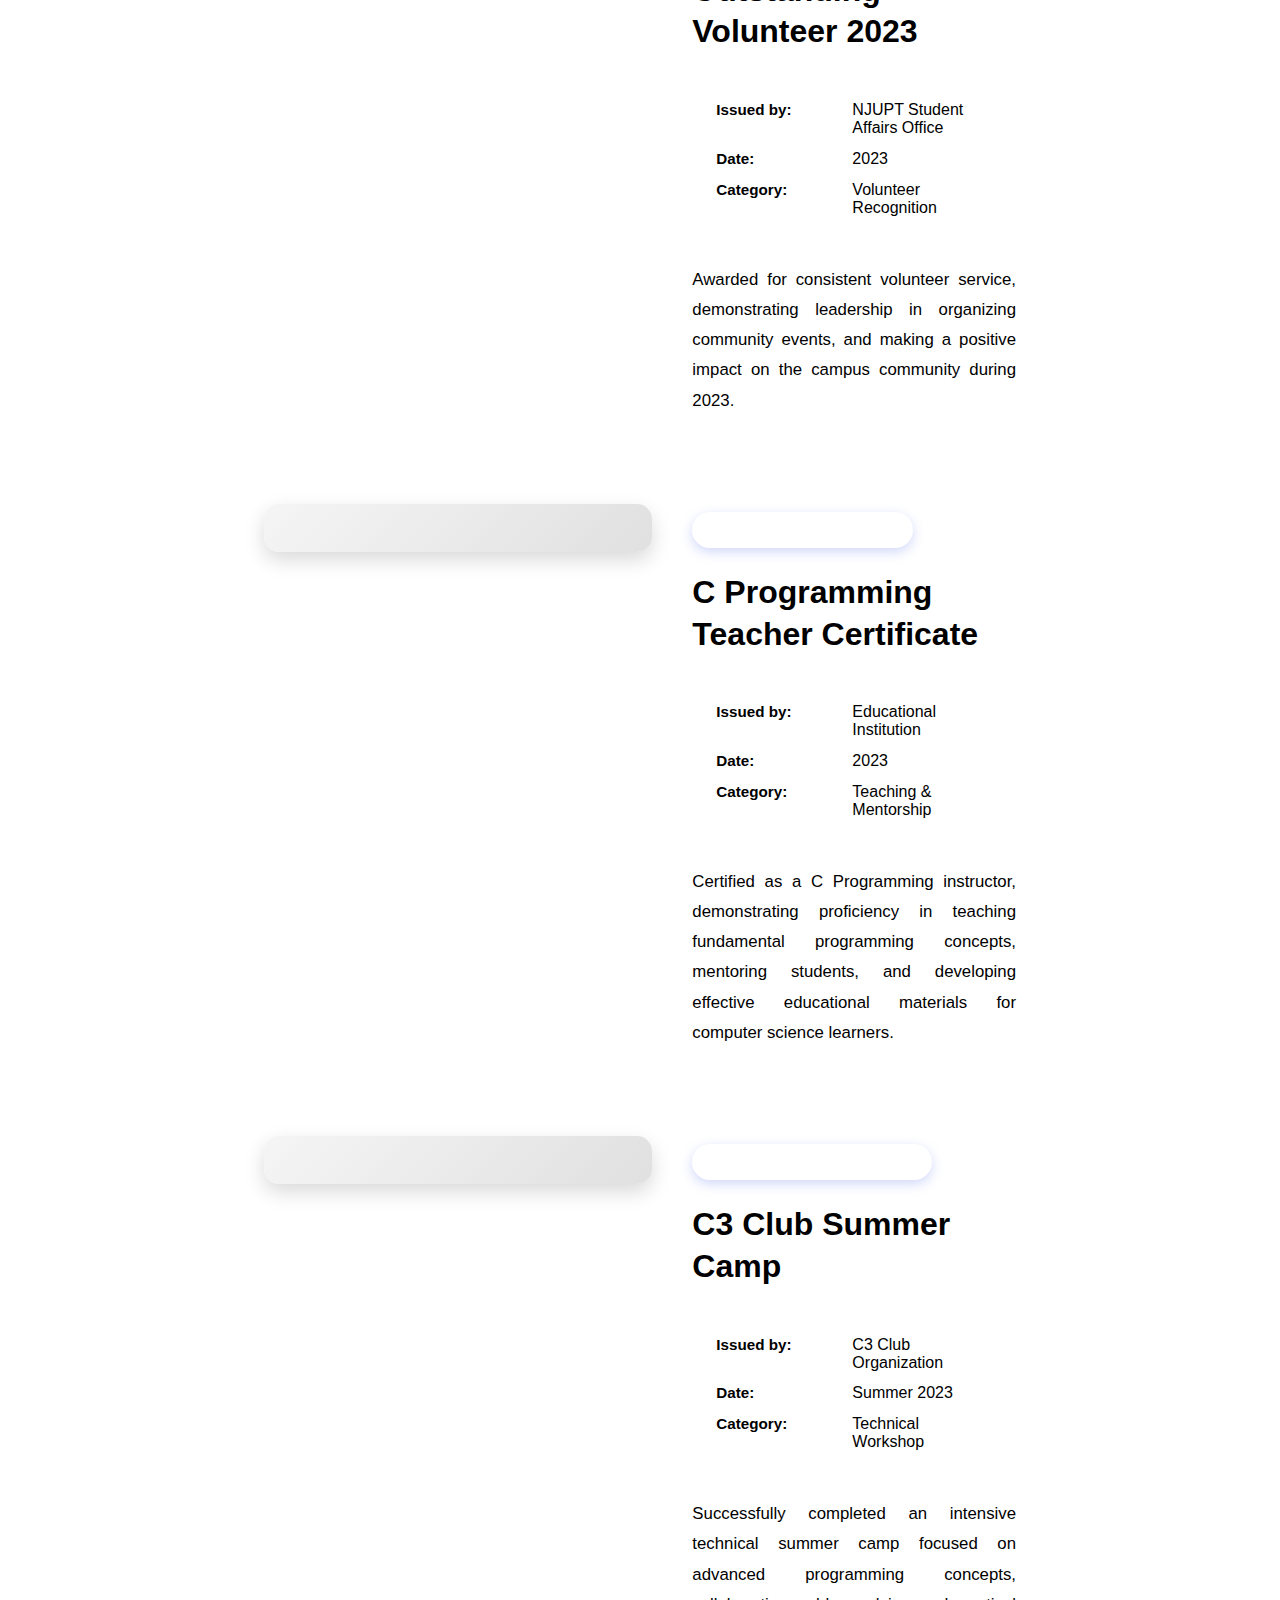
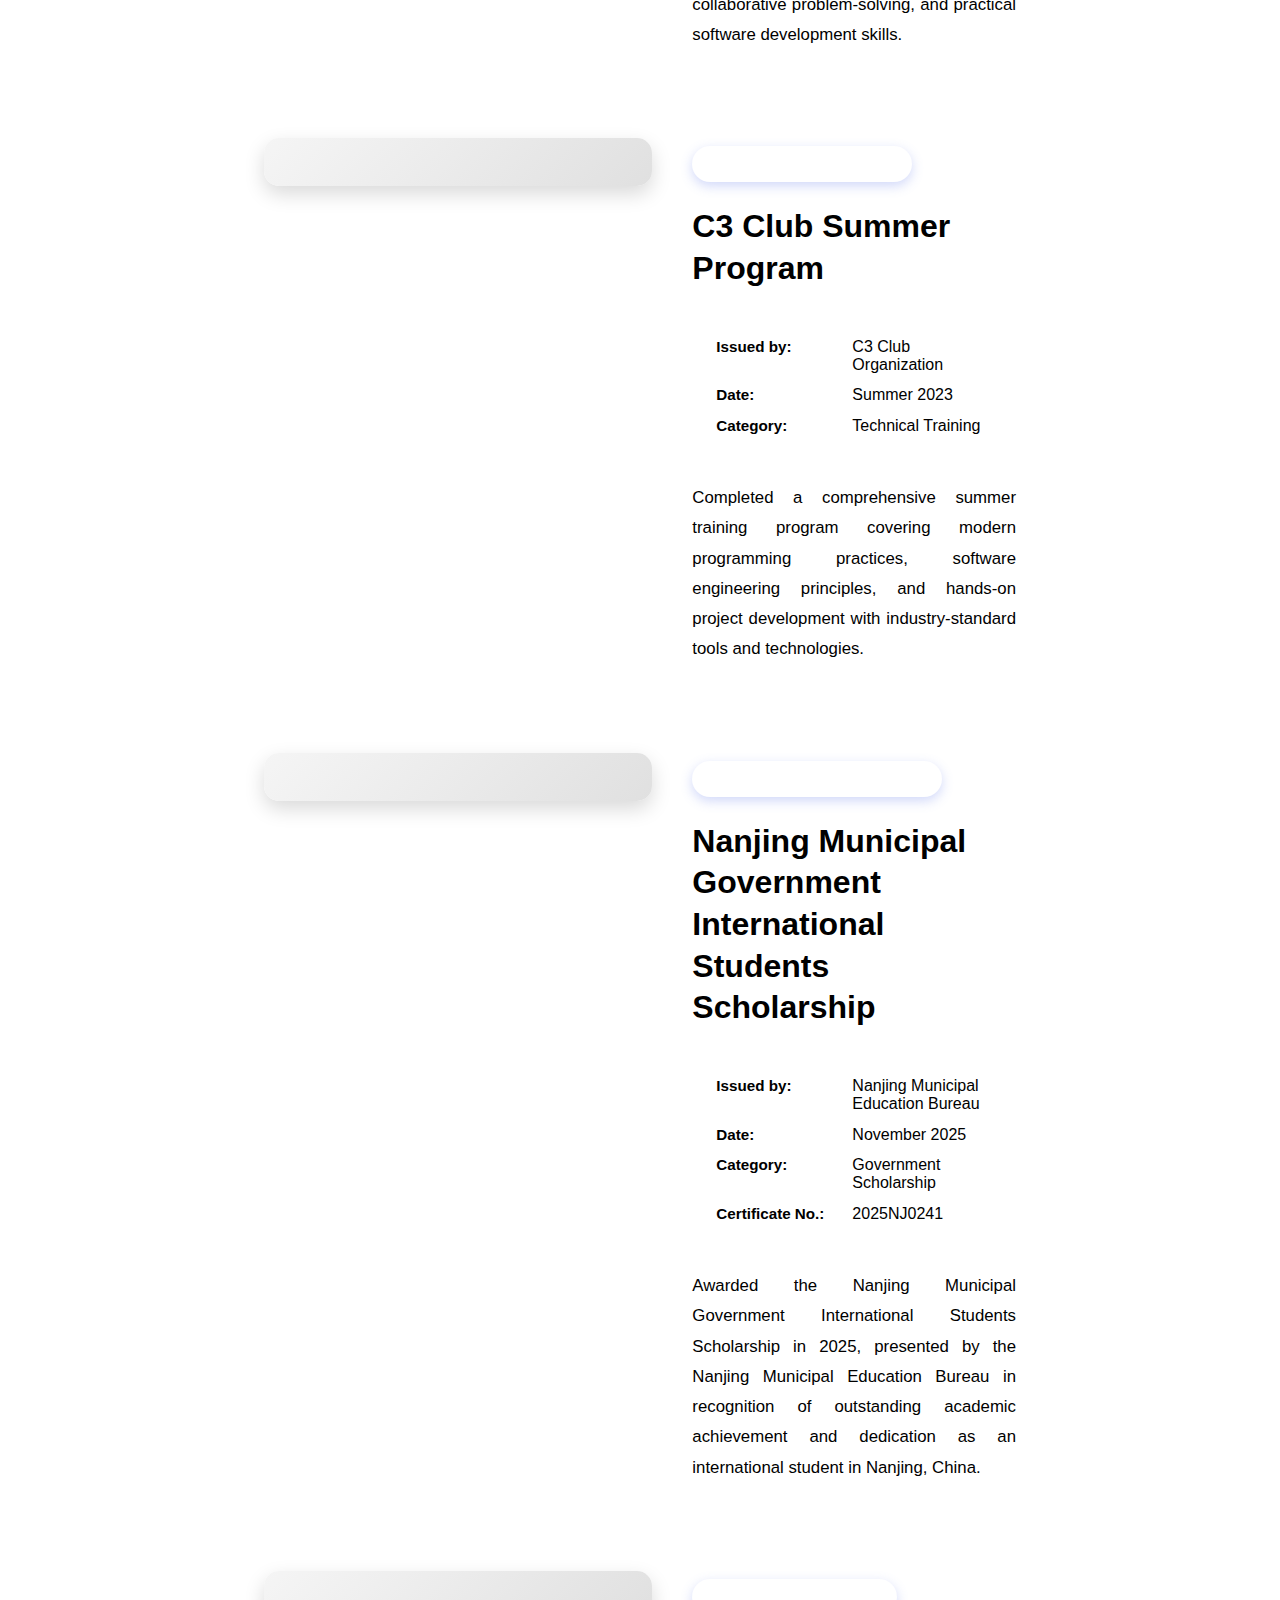
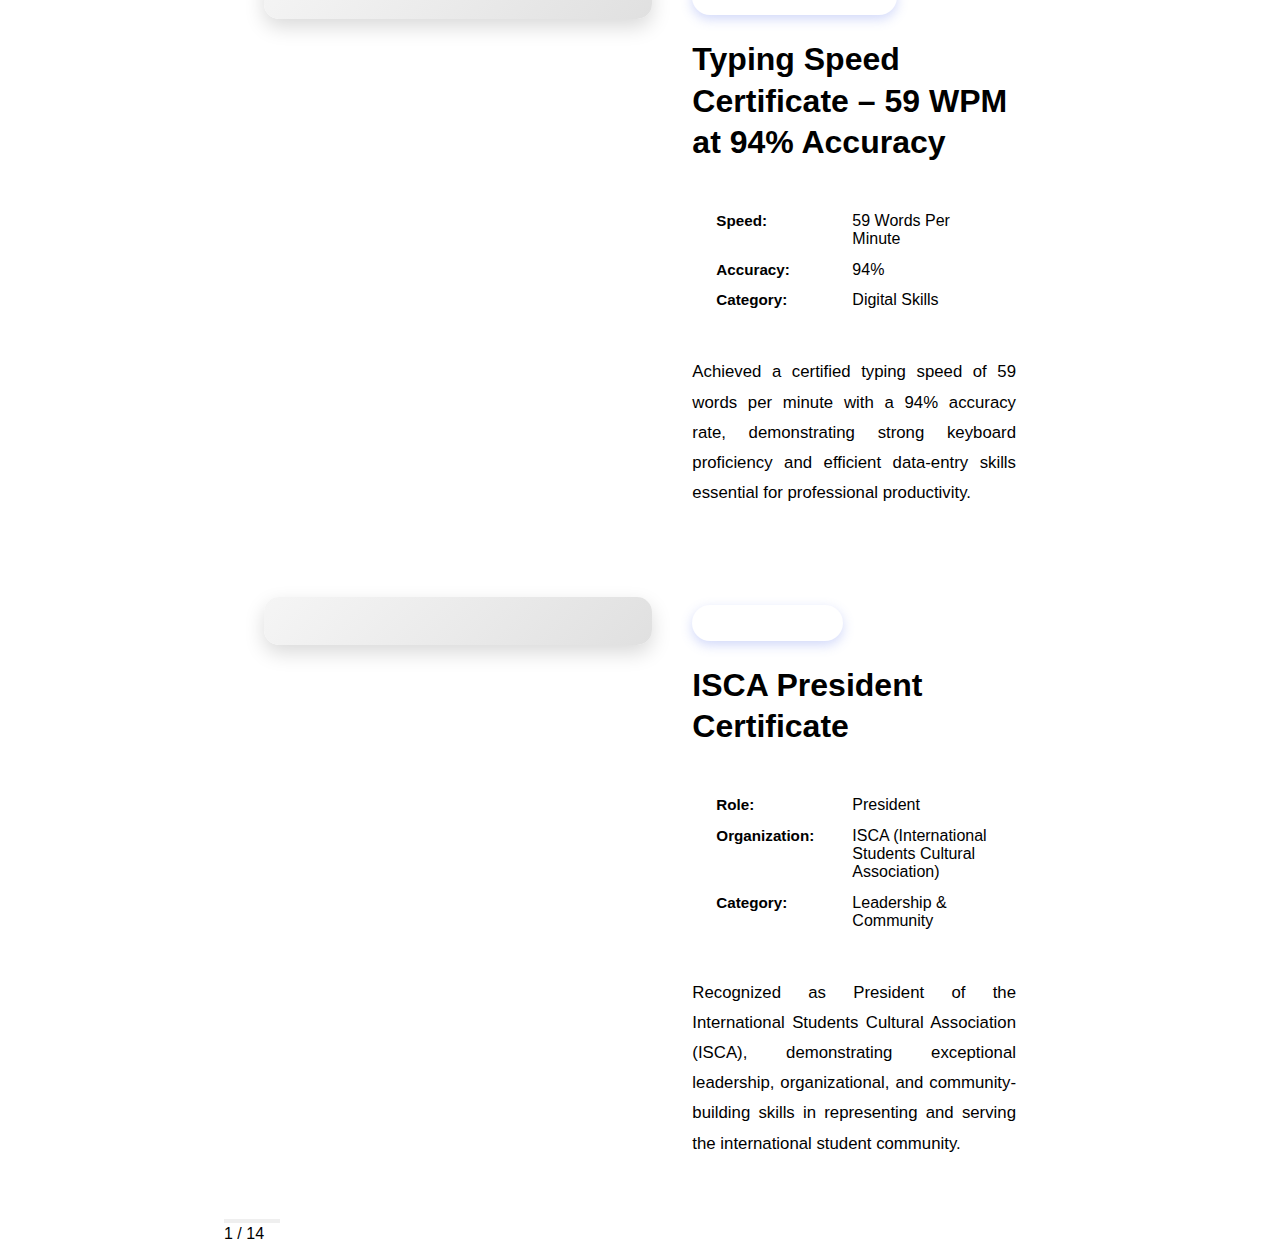
<file: certificates.html>
<!DOCTYPE html>
<html lang="en">
  <head>
    <meta charset="UTF-8" />
    <meta name="viewport" content="width=device-width, initial-scale=1.0, maximum-scale=5.0, user-scalable=yes" />
    <meta name="theme-color" content="#2c3e50" />
    <meta name="mobile-web-app-capable" content="yes" />
    <meta name="apple-mobile-web-app-capable" content="yes" />
    <meta name="apple-mobile-web-app-status-bar-style" content="default" />
    <meta name="format-detection" content="telephone=no" />
    <meta http-equiv="Content-Security-Policy" content="default-src 'self'; script-src 'self' 'unsafe-inline'; style-src 'self' 'unsafe-inline' https://fonts.googleapis.com; font-src 'self' https://fonts.gstatic.com; img-src 'self' data: https:; connect-src 'self';" />
    <meta name="description" content="Certificates and achievements of Muntasir Al Mamun - Blockchain researcher and Computer Science student at NJUPT." />
    <meta name="author" content="Muntasir Al Mamun" />
    <meta property="og:title" content="Certificates &amp; Achievements - Muntasir Al Mamun" />
    <meta property="og:description" content="Certificates and academic achievements of Muntasir Al Mamun including Jiangsu Government Scholarship, NJUPT scholarships, and more." />
    <meta property="og:type" content="website" />
    <meta property="og:url" content="https://muntasir-mamun7.github.io/Portfolio-Muntasir-2.0/certificates.html" />
    <meta property="og:image" content="https://muntasir-mamun7.github.io/Portfolio-Muntasir-2.0/Images/Muntasir_AL_Mamun_logo.png" />
    <meta name="twitter:card" content="summary_large_image" />
    <meta name="twitter:title" content="Certificates &amp; Achievements - Muntasir Al Mamun" />
    <meta name="twitter:description" content="Certificates and academic achievements of Muntasir Al Mamun including Jiangsu Government Scholarship, NJUPT scholarships, and more." />
    <meta name="twitter:image" content="https://muntasir-mamun7.github.io/Portfolio-Muntasir-2.0/Images/Muntasir_AL_Mamun_logo.png" />
    <link rel="canonical" href="https://muntasir-mamun7.github.io/Portfolio-Muntasir-2.0/certificates.html" />
    <title>Certificates &amp; Achievements - Muntasir Al Mamun</title>
    <link rel="icon" type="image/png" href="Images/Muntasir_AL_Mamun_logo.png" />
    <link rel="stylesheet" href="style.css" />
    <link rel="stylesheet" href="certificates.css" />
    <link rel="stylesheet" href="mediaQueries.css" />
    <link rel="stylesheet" href="chatbot.css" />
    <!-- Bootstrap Icons for professional icons -->
    <link rel="stylesheet" href="assets/icons/bootstrap-icons.min.css" />
    <script>
      (function() {
        var theme = localStorage.getItem('theme') || 'light';
        document.documentElement.setAttribute('data-theme', theme);
      })();
    </script>
    <link rel="preconnect" href="https://fonts.googleapis.com" />
    <link rel="preconnect" href="https://fonts.gstatic.com" crossorigin />
    <link rel="preload" as="style" onload="this.onload=null;this.rel='stylesheet'" href="https://fonts.googleapis.com/css2?family=Poppins:wght@400;500;600;700&family=Inter:wght@400;500;600;700&display=swap" />
    <noscript><link rel="stylesheet" href="https://fonts.googleapis.com/css2?family=Poppins:wght@400;500;600;700&family=Inter:wght@400;500;600;700&display=swap" /></noscript>
  </head>
  <body>
    <!-- Loading Screen -->
    <div id="loading-screen">
      <div class="loader-content">
        <div class="brand-loader">
          <div class="brand-ring brand-ring--outer"></div>
          <div class="brand-ring brand-ring--middle"></div>
          <div class="brand-ring brand-ring--inner"></div>
          <div class="brand-core"></div>
        </div>
      </div>
    </div>

    <!-- Scroll Progress Indicator -->
    <div class="scroll-progress" id="scroll-progress"></div>
    
    <nav id="desktop-nav">
      <a href="index.html" class="logo"><img src="Images/Muntasir_AL_Mamun_logo.png" alt="MM" class="logo-icon" width="34" height="34"/><span>Muntasir Al Mamun</span></a>
      <div class="nav-center">
        <ul class="nav-links">
          <li><a href="index.html">Home</a></li>
          <li><a href="about.html">About</a></li>
          <li><a href="skills.html">Skills</a></li>
          <li><a href="tools.html">Tools</a></li>
          <li><a href="projects.html">Projects</a></li>
          <li><a href="certificates.html" class="active">Certificates</a></li>
          <li><a href="blog.html">Blog</a></li>
          <li><a href="index.html#contact">Contact</a></li>
        </ul>
      </div>
      <div class="theme-toggle">
        <button id="theme-toggle-btn" class="theme-btn" aria-label="Toggle theme">
          <i class="bi bi-moon-stars-fill theme-icon"></i>
        </button>
      </div>
    </nav>
    
    <nav id="hamburger-nav">
      <a href="index.html" class="logo"><img src="Images/Muntasir_AL_Mamun_logo.png" alt="MM" class="logo-icon" width="34" height="34"/><span>Muntasir</span></a>
      <div class="nav-right">
        <button id="theme-toggle-btn-mobile" class="theme-btn" aria-label="Toggle theme">
          <i class="bi bi-moon-stars-fill theme-icon"></i>
        </button>
        <div class="hamburger-menu">
          <button class="hamburger-icon" type="button" onclick="toggleMenu()" aria-expanded="false" aria-label="Toggle navigation menu">
            <span></span>
            <span></span>
            <span></span>
          </button>
          <div class="menu-links">
            <ul>
            <li><a href="index.html" onclick="toggleMenu()">Home</a></li>
            <li><a href="about.html" onclick="toggleMenu()">About</a></li>
            <li><a href="skills.html" onclick="toggleMenu()">Skills</a></li>
            <li><a href="tools.html" onclick="toggleMenu()">Tools</a></li>
            <li><a href="projects.html" onclick="toggleMenu()">Projects</a></li>
            <li><a href="certificates.html" class="active" onclick="toggleMenu()">Certificates</a></li>
            <li><a href="blog.html" onclick="toggleMenu()">Blog</a></li>
            <li><a href="index.html#contact" onclick="toggleMenu()">Contact</a></li>
            </ul>
          </div>
        </div>
      </div>
    </nav>

    <!-- Certificates Header -->
    <section id="certificates-header">
      <div class="header-content">
        <p class="section__text__p1">My Professional</p>
        <h1 class="title">Certificates & Achievements</h1>
        <p class="certificates-intro">
          A collection of my professional certifications, academic achievements, and recognitions 
          that showcase my dedication to continuous learning and excellence in various domains.
        </p>
      </div>
    </section>

    <!-- Certificates Gallery -->
    <section id="certificates-main">
      <div class="cert-slider-wrapper" id="certSliderWrapper">
        <button class="cert-slider-btn cert-slider-prev" id="certPrev" aria-label="Previous certificate">&#8249;</button>
        <button class="cert-slider-btn cert-slider-next" id="certNext" aria-label="Next certificate">&#8250;</button>
        <div class="cert-slider-track" id="certSliderTrack">
        
        <!-- Certificate 0: HSK Level 4 -->
        <div class="certificate-item horizontal">
          <div class="certificate-frame">
            <div class="certificate-image-wrapper">
              <img src="Images/Muntasir_AL_Mamun_logo.png" 
                   alt="HSK Level 4 Chinese Proficiency Test Certificate"
                   loading="lazy" width="200" height="200" />
            </div>
          </div>
          <div class="certificate-details">
            <div class="certificate-badge"><i class="bi bi-translate"></i> Language Proficiency</div>
            <h2 class="certificate-title">HSK Level 4 (Chinese Proficiency Test)</h2>
            <div class="certificate-meta">
              <div class="meta-item">
                <span class="meta-label">Issued by:</span>
                <span class="meta-value">Chinese Testing International</span>
              </div>
              <div class="meta-item">
                <span class="meta-label">Date:</span>
                <span class="meta-value">2026</span>
              </div>
              <div class="meta-item">
                <span class="meta-label">Category:</span>
                <span class="meta-value">Language Certification</span>
              </div>
            </div>
            <p class="certificate-description">
              Passed HSK Level 4, demonstrating intermediate Mandarin proficiency for academic and professional communication.
            </p>
          </div>
        </div>
        
        <!-- Certificate: Duolingo English Test -->
        <div class="certificate-item vertical">
          <div class="certificate-frame">
            <div class="certificate-image-wrapper">
              <picture>
                <source srcset="Images/Certificates/Duolingo English Test Certificate.webp" type="image/webp" />
                <img src="Images/Certificates/Duolingo English Test Certificate.webp"
                     alt="Duolingo English Test Official Certificate – Score 120 (CEFR B2)"
                     loading="lazy" />
              </picture>
            </div>
          </div>
          <div class="certificate-details">
            <div class="certificate-badge"><i class="bi bi-translate"></i> Language Proficiency</div>
            <h2 class="certificate-title">Duolingo English Test – Score 120 (CEFR B2)</h2>
            <div class="certificate-meta">
              <div class="meta-item">
                <span class="meta-label">Issued by:</span>
                <span class="meta-value">Duolingo</span>
              </div>
              <div class="meta-item">
                <span class="meta-label">Date:</span>
                <span class="meta-value">April 18, 2026</span>
              </div>
              <div class="meta-item">
                <span class="meta-label">Score:</span>
                <span class="meta-value">120 / 160 – Upper Intermediate (CEFR B2)</span>
              </div>
              <div class="meta-item">
                <span class="meta-label">Subscores:</span>
                <span class="meta-value">Speaking 115 · Writing 120 · Reading 115 · Listening 125</span>
              </div>
              <div class="meta-item">
                <span class="meta-label">Certificate ID:</span>
                <span class="meta-value">arggqqlnn290og83</span>
              </div>
              <div class="meta-item">
                <span class="meta-label">Verify at:</span>
                <span class="meta-value"><a href="https://certs.duolingo.com/arggqqlnn290og83" target="_blank" rel="noopener noreferrer">certs.duolingo.com/arggqqlnn290og83</a></span>
              </div>
            </div>
            <p class="certificate-description">
              Achieved a score of 120/160 on the Duolingo English Test, certifying Upper Intermediate 
              (CEFR B2) English proficiency. Demonstrates the ability to understand complex texts on 
              concrete and abstract topics, communicate fluently and spontaneously, and produce clear, 
              detailed writing across a wide range of subjects.
            </p>
          </div>
        </div>

        <!-- Certificate 1: Jiangsu Government Scholarship -->
        <div class="certificate-item horizontal">
          <div class="certificate-frame">
            <div class="certificate-image-wrapper">
              <picture>
                <source srcset="Images/Certificates/Certificate of Jiangsu Government Scholarship.webp" type="image/webp" />
                <img src="Images/Certificates/Certificate of Jiangsu Government Scholarship.jpg" 
                     alt="Jiangsu Government Scholarship Certificate"
                     loading="lazy" />
              </picture>
            </div>
          </div>
          <div class="certificate-details">
            <div class="certificate-badge"><i class="bi bi-trophy-fill"></i> Academic Excellence</div>
            <h2 class="certificate-title">Jiangsu Government Scholarship</h2>
            <div class="certificate-meta">
              <div class="meta-item">
                <span class="meta-label">Issued by:</span>
                <span class="meta-value">Jiangsu Provincial Government</span>
              </div>
              <div class="meta-item">
                <span class="meta-label">Date:</span>
                <span class="meta-value">2024</span>
              </div>
              <div class="meta-item">
                <span class="meta-label">Category:</span>
                <span class="meta-value">Government Scholarship</span>
              </div>
            </div>
            <p class="certificate-description">
              Prestigious scholarship awarded by the Jiangsu Provincial Government in recognition 
              of outstanding academic performance and contribution to the international student 
              community in Jiangsu Province, China.
            </p>
          </div>
        </div>

        <!-- Certificate 2: NJUPT Individual Scholarship -->
        <div class="certificate-item horizontal">
          <div class="certificate-frame">
            <div class="certificate-image-wrapper">
              <picture>
                <source srcset="Images/Certificates/Certificate of NJUPT Individual Scholarship.webp" type="image/webp" />
                <img src="Images/Certificates/Certificate of NJUPT Individual Scholarship.jpg" 
                     alt="NJUPT Individual Scholarship Certificate"
                     loading="lazy" />
              </picture>
            </div>
          </div>
          <div class="certificate-details">
            <div class="certificate-badge"><i class="bi bi-mortarboard-fill"></i> Academic Achievement</div>
            <h2 class="certificate-title">NJUPT Individual Scholarship</h2>
            <div class="certificate-meta">
              <div class="meta-item">
                <span class="meta-label">Issued by:</span>
                <span class="meta-value">Nanjing University of Posts and Telecommunications</span>
              </div>
              <div class="meta-item">
                <span class="meta-label">Date:</span>
                <span class="meta-value">2024</span>
              </div>
              <div class="meta-item">
                <span class="meta-label">Category:</span>
                <span class="meta-value">University Scholarship</span>
              </div>
            </div>
            <p class="certificate-description">
              Awarded for exceptional academic performance, maintaining high GPA, and demonstrating 
              excellence in computer science studies at Nanjing University of Posts and Telecommunications.
            </p>
          </div>
        </div>

        <!-- Certificate 3: Discover Jiangsu Summer Program -->
        <div class="certificate-item vertical">
          <div class="certificate-frame">
            <div class="certificate-image-wrapper">
              <picture>
                <source srcset="Images/Certificates/Certificate of Discover Jiangsu International Summer Program 2025.webp" type="image/webp" />
                <img src="Images/Certificates/Certificate of Discover Jiangsu International Summer Program 2025.jpg" 
                     alt="Discover Jiangsu International Summer Program 2025"
                     loading="lazy" />
              </picture>
            </div>
          </div>
          <div class="certificate-details">
            <div class="certificate-badge"><i class="bi bi-globe"></i> International Program</div>
            <h2 class="certificate-title">Discover Jiangsu International Summer Program 2025</h2>
            <div class="certificate-meta">
              <div class="meta-item">
                <span class="meta-label">Issued by:</span>
                <span class="meta-value">Jiangsu Education Department</span>
              </div>
              <div class="meta-item">
                <span class="meta-label">Date:</span>
                <span class="meta-value">2025</span>
              </div>
              <div class="meta-item">
                <span class="meta-label">Category:</span>
                <span class="meta-value">Cultural Exchange Program</span>
              </div>
            </div>
            <p class="certificate-description">
              Participated in an intensive international summer program focused on Chinese culture, 
              language immersion, and cross-cultural exchange, enhancing global perspective and 
              intercultural communication skills.
            </p>
          </div>
        </div>

        <!-- Certificate: Outstanding Volunteer 2025 -->
        <div class="certificate-item horizontal">
          <div class="certificate-frame">
            <div class="certificate-image-wrapper">
              <picture>
                <source srcset="Images/Certificates/Certificate of Outstanding Volunteer 2025.webp" type="image/webp" />
                <img src="Images/Certificates/Certificate of Outstanding Volunteer 2025.webp"
                     alt="Outstanding Volunteer 2025 Certificate"
                     loading="lazy" />
              </picture>
            </div>
          </div>
          <div class="certificate-details">
            <div class="certificate-badge"><i class="bi bi-people-fill"></i> Community Service</div>
            <h2 class="certificate-title">Outstanding Volunteer 2025</h2>
            <div class="certificate-meta">
              <div class="meta-item">
                <span class="meta-label">Issued by:</span>
                <span class="meta-value">NJUPT Student Affairs Office</span>
              </div>
              <div class="meta-item">
                <span class="meta-label">Date:</span>
                <span class="meta-value">2025</span>
              </div>
              <div class="meta-item">
                <span class="meta-label">Category:</span>
                <span class="meta-value">Volunteer Recognition</span>
              </div>
            </div>
            <p class="certificate-description">
              Recognized for exceptional dedication to community service and volunteer work throughout 
              2025, actively participating in university events, supporting international students, 
              and making a significant positive impact on the campus community at Nanjing University 
              of Posts and Telecommunications.
            </p>
          </div>
        </div>

        <!-- Certificate 4: Outstanding Volunteer 2024 -->
        <div class="certificate-item vertical">
          <div class="certificate-frame">
            <div class="certificate-image-wrapper">
              <picture>
                <source srcset="Images/Certificates/Certificate of Outstanding Volunteer 2024.webp" type="image/webp" />
                <img src="Images/Certificates/Certificate of Outstanding Volunteer 2024.jpg" 
                     alt="Outstanding Volunteer 2024 Certificate"
                     loading="lazy" />
              </picture>
            </div>
          </div>
          <div class="certificate-details">
            <div class="certificate-badge"><i class="bi bi-people-fill"></i> Community Service</div>
            <h2 class="certificate-title">Outstanding Volunteer 2024</h2>
            <div class="certificate-meta">
              <div class="meta-item">
                <span class="meta-label">Issued by:</span>
                <span class="meta-value">NJUPT Student Affairs Office</span>
              </div>
              <div class="meta-item">
                <span class="meta-label">Date:</span>
                <span class="meta-value">2024</span>
              </div>
              <div class="meta-item">
                <span class="meta-label">Category:</span>
                <span class="meta-value">Volunteer Recognition</span>
              </div>
            </div>
            <p class="certificate-description">
              Recognized for exceptional dedication to community service, actively participating in 
              university events, helping international students, and contributing significantly to 
              campus volunteer activities throughout 2024.
            </p>
          </div>
        </div>

        <!-- Certificate 5: Outstanding Volunteer 2023 -->
        <div class="certificate-item horizontal">
          <div class="certificate-frame">
            <div class="certificate-image-wrapper">
              <picture>
                <source srcset="Images/Certificates/Certificate of Outstanding Volunteer 2023.webp" type="image/webp" />
                <img src="Images/Certificates/Certificate of Outstanding Volunteer 2023.jpg" 
                     alt="Outstanding Volunteer 2023 Certificate"
                     loading="lazy" />
              </picture>
            </div>
          </div>
          <div class="certificate-details">
            <div class="certificate-badge"><i class="bi bi-people-fill"></i> Community Service</div>
            <h2 class="certificate-title">Outstanding Volunteer 2023</h2>
            <div class="certificate-meta">
              <div class="meta-item">
                <span class="meta-label">Issued by:</span>
                <span class="meta-value">NJUPT Student Affairs Office</span>
              </div>
              <div class="meta-item">
                <span class="meta-label">Date:</span>
                <span class="meta-value">2023</span>
              </div>
              <div class="meta-item">
                <span class="meta-label">Category:</span>
                <span class="meta-value">Volunteer Recognition</span>
              </div>
            </div>
            <p class="certificate-description">
              Awarded for consistent volunteer service, demonstrating leadership in organizing 
              community events, and making a positive impact on the campus community during 2023.
            </p>
          </div>
        </div>

        <!-- Certificate 6: C Programming Teacher -->
        <div class="certificate-item horizontal">
          <div class="certificate-frame">
            <div class="certificate-image-wrapper">
              <picture>
                <source srcset="Images/Certificates/Certificate as a C Programming Teacher.webp" type="image/webp" />
                <img src="Images/Certificates/Certificate as a C Programming Teacher.jpg" 
                     alt="Certificate as a C Programming Teacher"
                     loading="lazy" />
              </picture>
            </div>
          </div>
          <div class="certificate-details">
            <div class="certificate-badge"><i class="bi bi-person-video3"></i> Teaching Experience</div>
            <h2 class="certificate-title">C Programming Teacher Certificate</h2>
            <div class="certificate-meta">
              <div class="meta-item">
                <span class="meta-label">Issued by:</span>
                <span class="meta-value">Educational Institution</span>
              </div>
              <div class="meta-item">
                <span class="meta-label">Date:</span>
                <span class="meta-value">2023</span>
              </div>
              <div class="meta-item">
                <span class="meta-label">Category:</span>
                <span class="meta-value">Teaching & Mentorship</span>
              </div>
            </div>
            <p class="certificate-description">
              Certified as a C Programming instructor, demonstrating proficiency in teaching 
              fundamental programming concepts, mentoring students, and developing effective 
              educational materials for computer science learners.
            </p>
          </div>
        </div>

        <!-- Certificate 7: C3 Club Summer Camp -->
        <div class="certificate-item horizontal">
          <div class="certificate-frame">
            <div class="certificate-image-wrapper">
              <picture>
                <source srcset="Images/Certificates/Certificate of C3 Club Summer Camp.webp" type="image/webp" />
                <img src="Images/Certificates/Certificate of C3 Club Summer Camp.jpg" 
                     alt="Certificate of C3 Club Summer Camp"
                     loading="lazy" />
              </picture>
            </div>
          </div>
          <div class="certificate-details">
            <div class="certificate-badge"><i class="bi bi-lightbulb-fill"></i> Workshop Participation</div>
            <h2 class="certificate-title">C3 Club Summer Camp</h2>
            <div class="certificate-meta">
              <div class="meta-item">
                <span class="meta-label">Issued by:</span>
                <span class="meta-value">C3 Club Organization</span>
              </div>
              <div class="meta-item">
                <span class="meta-label">Date:</span>
                <span class="meta-value">Summer 2023</span>
              </div>
              <div class="meta-item">
                <span class="meta-label">Category:</span>
                <span class="meta-value">Technical Workshop</span>
              </div>
            </div>
            <p class="certificate-description">
              Successfully completed an intensive technical summer camp focused on advanced 
              programming concepts, collaborative problem-solving, and practical software 
              development skills.
            </p>
          </div>
        </div>

        <!-- Certificate 8: C3 Club Summer Program -->
        <div class="certificate-item horizontal">
          <div class="certificate-frame">
            <div class="certificate-image-wrapper">
              <picture>
                <source srcset="Images/Certificates/Certificate of C3 Club Summer Program.webp" type="image/webp" />
                <img src="Images/Certificates/Certificate of C3 Club Summer Program.jpg" 
                     alt="Certificate of C3 Club Summer Program"
                     loading="lazy" />
              </picture>
            </div>
          </div>
          <div class="certificate-details">
            <div class="certificate-badge"><i class="bi bi-laptop-fill"></i> Program Completion</div>
            <h2 class="certificate-title">C3 Club Summer Program</h2>
            <div class="certificate-meta">
              <div class="meta-item">
                <span class="meta-label">Issued by:</span>
                <span class="meta-value">C3 Club Organization</span>
              </div>
              <div class="meta-item">
                <span class="meta-label">Date:</span>
                <span class="meta-value">Summer 2023</span>
              </div>
              <div class="meta-item">
                <span class="meta-label">Category:</span>
                <span class="meta-value">Technical Training</span>
              </div>
            </div>
            <p class="certificate-description">
              Completed a comprehensive summer training program covering modern programming 
              practices, software engineering principles, and hands-on project development 
              with industry-standard tools and technologies.
            </p>
          </div>
        </div>

        <!-- Certificate 10: Nanjing Municipal Government International Students Scholarship -->
        <div class="certificate-item horizontal">
          <div class="certificate-frame">
            <div class="certificate-image-wrapper">
              <picture>
                <source srcset="Images/Certificates/MUNTASIR AL MAMUN(1).webp" type="image/webp" />
                <img src="Images/Certificates/MUNTASIR AL MAMUN(1).jpg"
                     alt="Nanjing Municipal Government International Students Scholarship Certificate"
                     loading="lazy" />
              </picture>
            </div>
          </div>
          <div class="certificate-details">
            <div class="certificate-badge"><i class="bi bi-trophy-fill"></i> Government Scholarship</div>
            <h2 class="certificate-title">Nanjing Municipal Government International Students Scholarship</h2>
            <div class="certificate-meta">
              <div class="meta-item">
                <span class="meta-label">Issued by:</span>
                <span class="meta-value">Nanjing Municipal Education Bureau</span>
              </div>
              <div class="meta-item">
                <span class="meta-label">Date:</span>
                <span class="meta-value">November 2025</span>
              </div>
              <div class="meta-item">
                <span class="meta-label">Category:</span>
                <span class="meta-value">Government Scholarship</span>
              </div>
              <div class="meta-item">
                <span class="meta-label">Certificate No.:</span>
                <span class="meta-value">2025NJ0241</span>
              </div>
            </div>
            <p class="certificate-description">
              Awarded the Nanjing Municipal Government International Students Scholarship in 2025, 
              presented by the Nanjing Municipal Education Bureau in recognition of outstanding 
              academic achievement and dedication as an international student in Nanjing, China.
            </p>
          </div>
        </div>

        <!-- Certificate 9: Typing Speed – 59 WPM at 94% Accuracy -->
        <div class="certificate-item horizontal">
          <div class="certificate-frame">
            <div class="certificate-image-wrapper">
              <picture>
                <source srcset="Images/Certificates/59 WPM 94 percent.webp" type="image/webp" />
                <img src="Images/Certificates/Screenshot 2026-04-20 090149.png"
                     alt="Typing Speed Certificate – 59 WPM at 94% Accuracy"
                     loading="lazy" />
              </picture>
            </div>
          </div>
          <div class="certificate-details">
            <div class="certificate-badge"><i class="bi bi-keyboard-fill"></i> Typing Proficiency</div>
            <h2 class="certificate-title">Typing Speed Certificate – 59 WPM at 94% Accuracy</h2>
            <div class="certificate-meta">
              <div class="meta-item">
                <span class="meta-label">Speed:</span>
                <span class="meta-value">59 Words Per Minute</span>
              </div>
              <div class="meta-item">
                <span class="meta-label">Accuracy:</span>
                <span class="meta-value">94%</span>
              </div>
              <div class="meta-item">
                <span class="meta-label">Category:</span>
                <span class="meta-value">Digital Skills</span>
              </div>
            </div>
            <p class="certificate-description">
              Achieved a certified typing speed of 59 words per minute with a 
              94% accuracy rate, demonstrating strong keyboard proficiency and efficient 
              data-entry skills essential for professional productivity.
            </p>
          </div>
        </div>

        <!-- Certificate: ISCA President -->
        <div class="certificate-item horizontal">
          <div class="certificate-frame">
            <div class="certificate-image-wrapper">
              <picture>
                <source srcset="Images/Certificates/ISCA President Cirtificate.webp" type="image/webp" />
                <img src="Images/Certificates/ISCA President Cirtificate.webp"
                     alt="ISCA President Certificate"
                     loading="lazy" />
              </picture>
            </div>
          </div>
          <div class="certificate-details">
            <div class="certificate-badge"><i class="bi bi-person-badge-fill"></i> Leadership</div>
            <h2 class="certificate-title">ISCA President Certificate</h2>
            <div class="certificate-meta">
              <div class="meta-item">
                <span class="meta-label">Role:</span>
                <span class="meta-value">President</span>
              </div>
              <div class="meta-item">
                <span class="meta-label">Organization:</span>
                <span class="meta-value">ISCA (International Students Cultural Association)</span>
              </div>
              <div class="meta-item">
                <span class="meta-label">Category:</span>
                <span class="meta-value">Leadership & Community</span>
              </div>
            </div>
            <p class="certificate-description">
              Recognized as President of the International Students Cultural Association (ISCA), 
              demonstrating exceptional leadership, organizational, and community-building skills 
              in representing and serving the international student community.
            </p>
          </div>
        </div>

      </div><!-- /.cert-slider-track -->
        <div class="cert-slider-dots" id="certDots"></div>
        <p class="cert-slider-counter" id="certCounter"></p>
      </div><!-- /.cert-slider-wrapper -->
    </section>

    <!-- Back to Home -->
    <section id="back-to-home">
      <button class="btn btn-color-1" onclick="location.href='index.html'">
        ← Back to Home
      </button>
    </section>

    <footer>
      <nav>
        <div class="nav-link-container">
          <ul class="nav-links">
            <li><a href="about.html">About</a></li>
            <li><a href="skills.html">Skills</a></li>
            <li><a href="tools.html">Tools</a></li>
            <li><a href="projects.html">Projects</a></li>
            <li><a href="certificates.html">Certificates</a></li>
            <li><a href="blog.html">Blog</a></li>
            <li><a href="index.html#contact">Contact</a></li>
          </ul>
        </div>
      </nav>
      <p>Copyright &#169; 2026 Muntasir Al Mamun. All Rights Reserved</p>
    </footer>
    
    <script src="script.js" defer></script>
    <script>
    (function () {
      'use strict';

      var wrapper = document.getElementById('certSliderWrapper');
      var track   = document.getElementById('certSliderTrack');
      var prevBtn = document.getElementById('certPrev');
      var nextBtn = document.getElementById('certNext');
      var dotsEl  = document.getElementById('certDots');
      var counter = document.getElementById('certCounter');

      if (!wrapper || !track) return;

      var slides = Array.from(track.querySelectorAll('.certificate-item'));
      var total  = slides.length;
      if (total === 0) return;

      var current   = 0;
      var autoTimer = null;
      var AUTO_DELAY = 4500; // ms between auto-advances

      /* ── Build dot indicators ── */
      slides.forEach(function (_, i) {
        var dot = document.createElement('button');
        dot.className = 'cert-dot' + (i === 0 ? ' active' : '');
        dot.setAttribute('aria-label', 'Go to certificate ' + (i + 1));
        dot.addEventListener('click', function () { goTo(i); resetTimer(); });
        dotsEl.appendChild(dot);
      });

      function getDots() { return dotsEl.querySelectorAll('.cert-dot'); }

      /* ── Core navigation ── */
      function goTo(index) {
        slides[current].setAttribute('aria-hidden', 'true');
        current = (index + total) % total;
        track.style.transform = 'translateX(-' + (current * 100) + '%)';
        slides[current].removeAttribute('aria-hidden');

        var dots = getDots();
        dots.forEach(function (d, i) {
          d.classList.toggle('active', i === current);
        });

        counter.textContent = (current + 1) + ' / ' + total;
      }

      function goNext() { goTo(current + 1); }
      function goPrev() { goTo(current - 1); }

      /* ── Initial state ── */
      slides.forEach(function (s, i) {
        if (i !== 0) s.setAttribute('aria-hidden', 'true');
      });
      counter.textContent = '1 / ' + total;

      prevBtn.addEventListener('click', function () { goPrev(); resetTimer(); });
      nextBtn.addEventListener('click', function () { goNext(); resetTimer(); });

      /* ── Auto-scroll ── */
      function startTimer() {
        autoTimer = setInterval(goNext, AUTO_DELAY);
      }
      function stopTimer() {
        clearInterval(autoTimer);
      }
      function resetTimer() {
        stopTimer();
        startTimer();
      }
      startTimer();

      /* Pause on hover / focus inside */
      wrapper.addEventListener('mouseenter', stopTimer);
      wrapper.addEventListener('mouseleave', startTimer);
      wrapper.addEventListener('focusin',    stopTimer);
      wrapper.addEventListener('focusout',   startTimer);

      /* ── Mouse drag ── */
      var dragStartX = 0;
      var isDragging = false;
      var DRAG_THRESHOLD = 50;

      wrapper.addEventListener('mousedown', function (e) {
        dragStartX = e.clientX;
        isDragging = true;
        wrapper.classList.add('dragging');
        stopTimer();
      });

      window.addEventListener('mousemove', function (e) {
        if (!isDragging) return;
        /* optional: you could show live drag here */
      });

      window.addEventListener('mouseup', function (e) {
        if (!isDragging) return;
        isDragging = false;
        wrapper.classList.remove('dragging');
        var diff = dragStartX - e.clientX;
        if (Math.abs(diff) >= DRAG_THRESHOLD) {
          diff > 0 ? goNext() : goPrev();
        }
        startTimer();
      });

      /* ── Touch / swipe ── */
      var touchStartX = 0;
      var touchStartY = 0;

      wrapper.addEventListener('touchstart', function (e) {
        touchStartX = e.touches[0].clientX;
        touchStartY = e.touches[0].clientY;
        stopTimer();
      }, { passive: true });

      wrapper.addEventListener('touchend', function (e) {
        var dx = touchStartX - e.changedTouches[0].clientX;
        var dy = touchStartY - e.changedTouches[0].clientY;
        /* Only treat as horizontal swipe if horizontal movement dominates */
        if (Math.abs(dx) > Math.abs(dy) && Math.abs(dx) >= DRAG_THRESHOLD) {
          dx > 0 ? goNext() : goPrev();
        }
        startTimer();
      }, { passive: true });

      /* ── Keyboard accessibility ── */
      wrapper.addEventListener('keydown', function (e) {
        if (e.key === 'ArrowLeft')  { goPrev(); resetTimer(); }
        if (e.key === 'ArrowRight') { goNext(); resetTimer(); }
      });
    })();
    </script>
  </body>
</html>
</file>
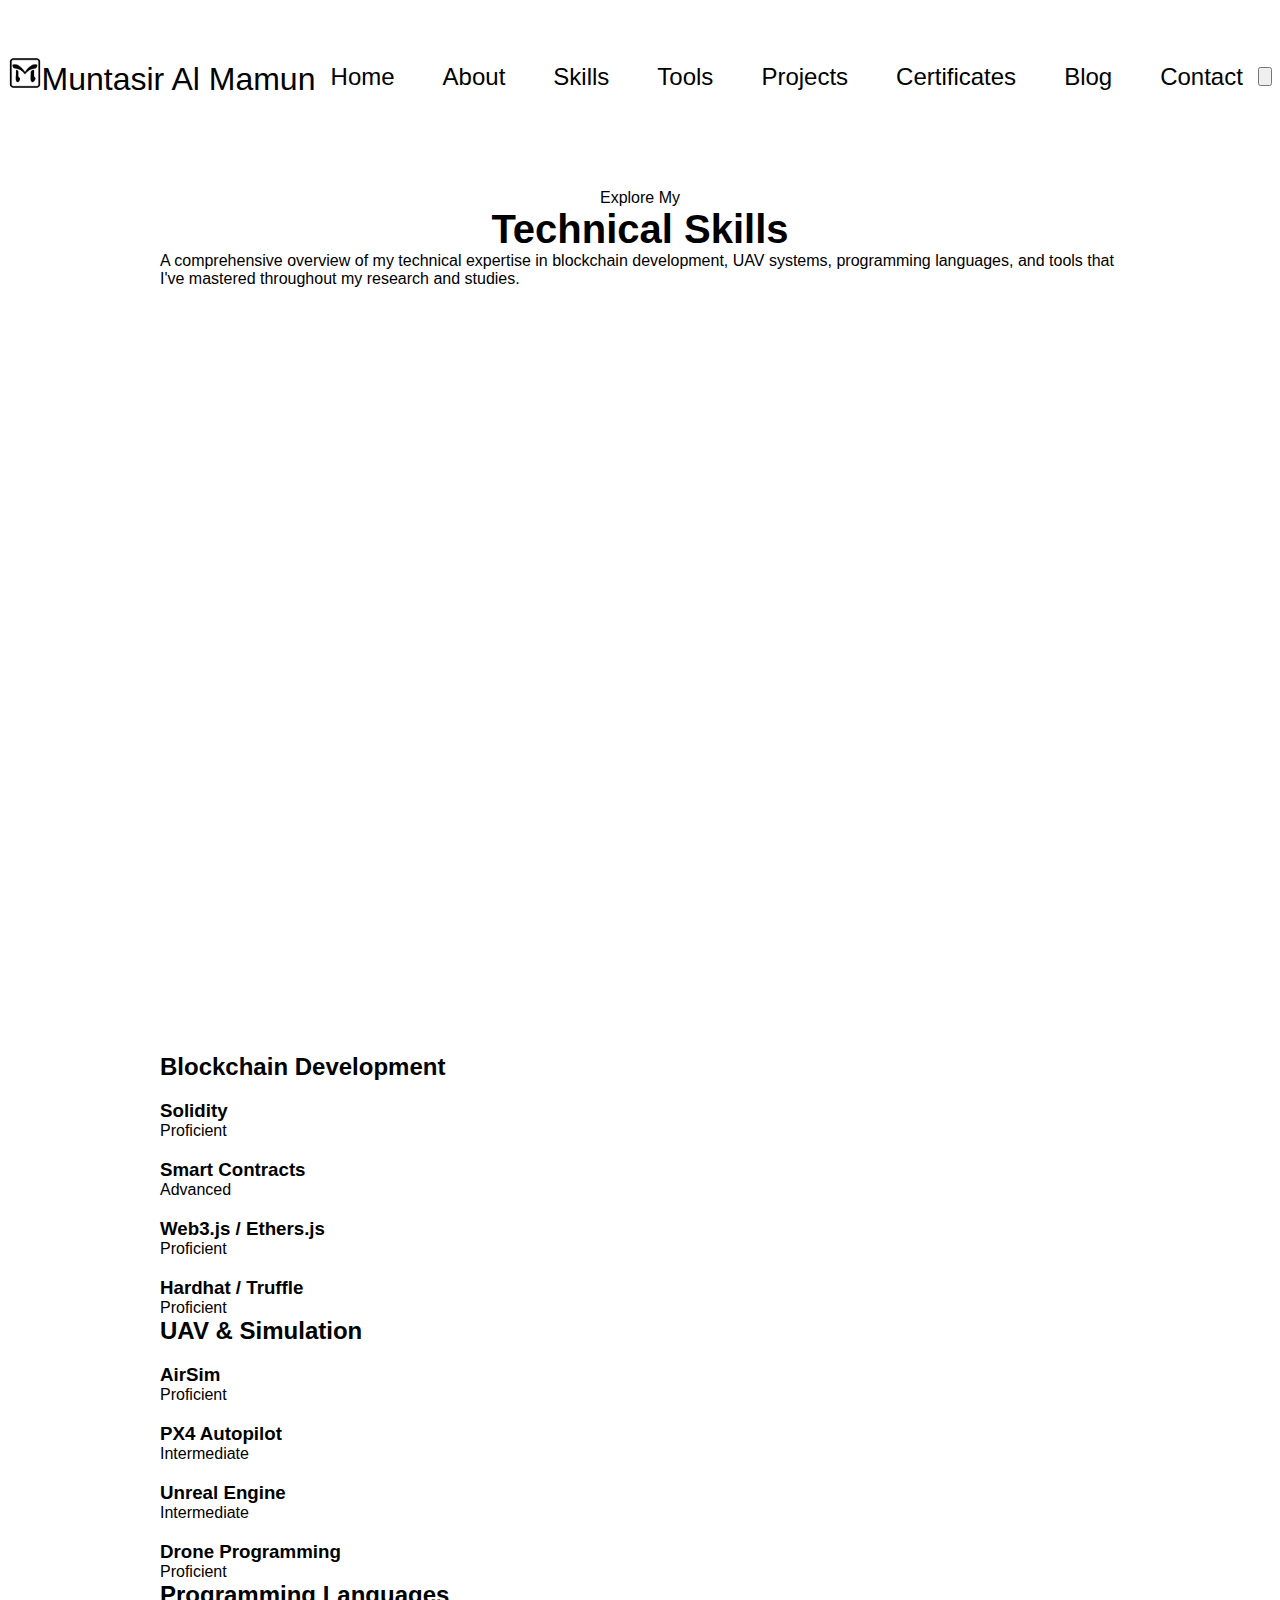
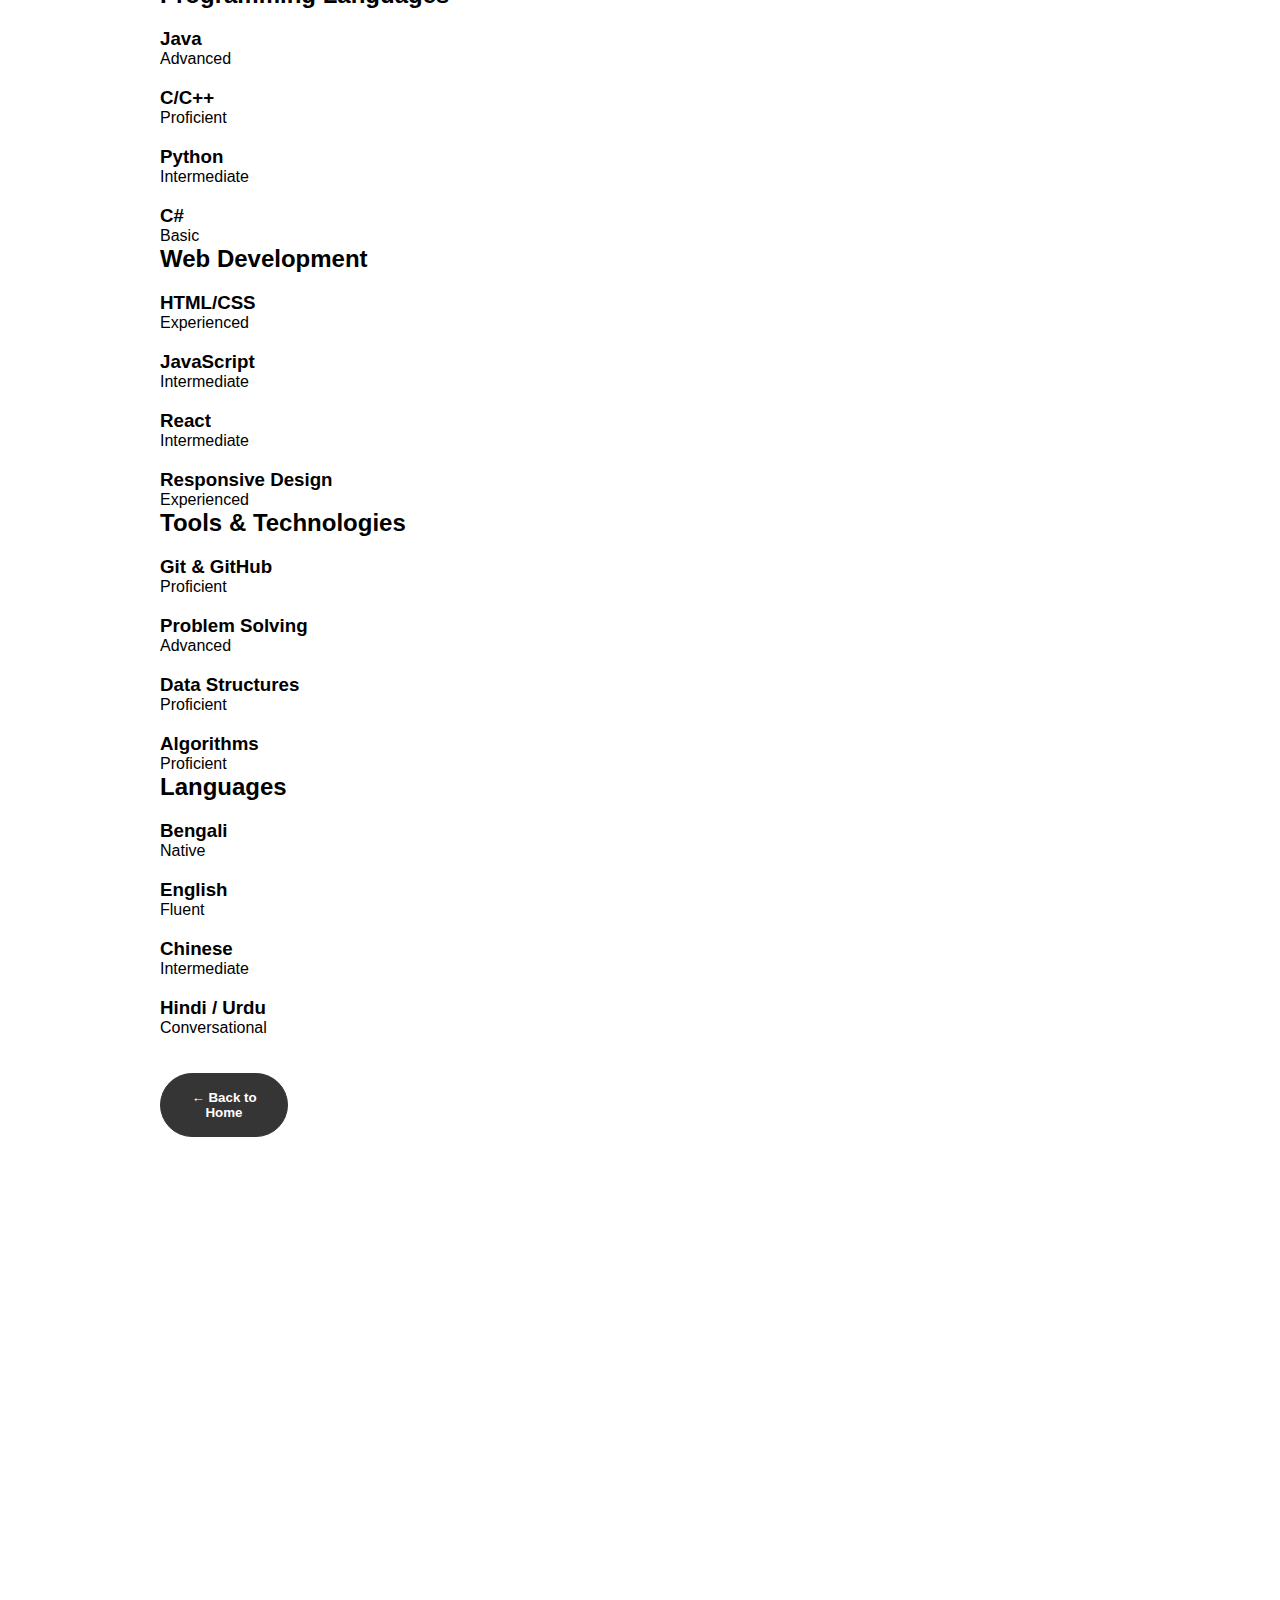
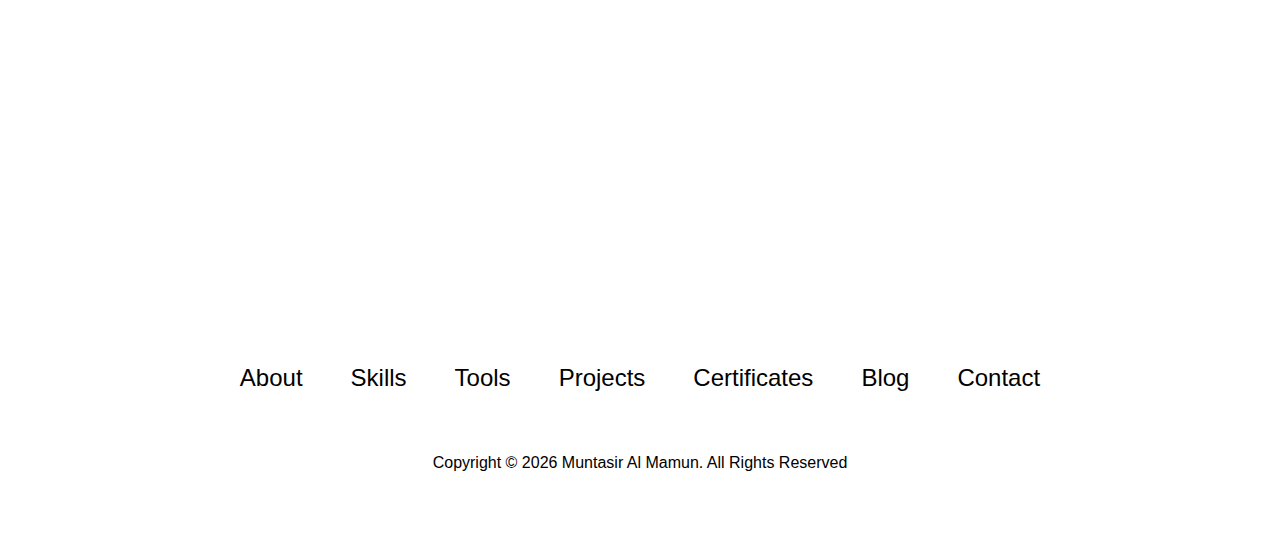
<file: skills.html>
<!DOCTYPE html>
<html lang="en">
  <head>
    <meta charset="UTF-8" />
    <meta name="viewport" content="width=device-width, initial-scale=1.0, maximum-scale=5.0, user-scalable=yes" />
    <meta name="theme-color" content="#2c3e50" />
    <meta name="mobile-web-app-capable" content="yes" />
    <meta name="apple-mobile-web-app-capable" content="yes" />
    <meta name="apple-mobile-web-app-status-bar-style" content="default" />
    <meta name="format-detection" content="telephone=no" />
    <meta http-equiv="Content-Security-Policy" content="default-src 'self'; script-src 'self' 'unsafe-inline'; style-src 'self' 'unsafe-inline' https://fonts.googleapis.com; font-src https://fonts.gstatic.com; img-src 'self' data: https:; connect-src 'self';" />
    <meta name="description" content="Technical skills of Muntasir Al Mamun - Blockchain, Solidity, UAV Systems, Python, C/C++, JavaScript and more." />
    <meta name="author" content="Muntasir Al Mamun" />
    <meta property="og:title" content="Technical Skills - Muntasir Al Mamun | Blockchain &amp; UAV Researcher" />
    <meta property="og:description" content="Explore the technical skills of Muntasir Al Mamun: Solidity, Smart Contracts, Web3.js, AirSim, PX4, Python, C/C++ and more." />
    <meta property="og:type" content="website" />
    <meta property="og:url" content="https://muntasir-mamun7.github.io/Portfolio-Muntasir-2.0/skills.html" />
    <meta property="og:image" content="https://muntasir-mamun7.github.io/Portfolio-Muntasir-2.0/Images/Muntasir_AL_Mamun_logo.png" />
    <meta name="twitter:card" content="summary_large_image" />
    <meta name="twitter:title" content="Technical Skills - Muntasir Al Mamun" />
    <meta name="twitter:description" content="Explore the technical skills of Muntasir Al Mamun: Solidity, Smart Contracts, Web3.js, AirSim, PX4, Python, C/C++ and more." />
    <meta name="twitter:image" content="https://muntasir-mamun7.github.io/Portfolio-Muntasir-2.0/Images/Muntasir_AL_Mamun_logo.png" />
    <link rel="canonical" href="https://muntasir-mamun7.github.io/Portfolio-Muntasir-2.0/skills.html" />
    <title>Technical Skills - Muntasir Al Mamun</title>
    <link rel="icon" type="image/png" href="Images/Muntasir_AL_Mamun_logo.png" />
    <link rel="stylesheet" href="style.css" />
    <link rel="stylesheet" href="mediaQueries.css" />
    <link rel="stylesheet" href="chatbot.css" />
    <!-- Bootstrap Icons for professional icons -->
    <link rel="stylesheet" href="assets/icons/bootstrap-icons.min.css" />
    <script>
      (function() {
        var theme = localStorage.getItem('theme') || 'light';
        document.documentElement.setAttribute('data-theme', theme);
      })();
    </script>
    <link rel="preconnect" href="https://fonts.googleapis.com" />
    <link rel="preconnect" href="https://fonts.gstatic.com" crossorigin />
    <link rel="preload" as="style" onload="this.onload=null;this.rel='stylesheet'" href="https://fonts.googleapis.com/css2?family=Poppins:wght@400;500;600;700&family=Inter:wght@400;500;600;700&display=swap" />
    <noscript><link rel="stylesheet" href="https://fonts.googleapis.com/css2?family=Poppins:wght@400;500;600;700&family=Inter:wght@400;500;600;700&display=swap" /></noscript>
  </head>
  <body>
    <!-- Loading Screen -->
    <div id="loading-screen">
      <div class="loader-content">
        <div class="brand-loader">
          <div class="brand-ring brand-ring--outer"></div>
          <div class="brand-ring brand-ring--middle"></div>
          <div class="brand-ring brand-ring--inner"></div>
          <div class="brand-core"></div>
        </div>
      </div>
    </div>

    <!-- Scroll Progress Indicator -->
    <div class="scroll-progress" id="scroll-progress"></div>
    
    <nav id="desktop-nav">
      <a href="index.html" class="logo"><img src="Images/Muntasir_AL_Mamun_logo.png" alt="MM" class="logo-icon" width="34" height="34"/><span>Muntasir Al Mamun</span></a>
      <div class="nav-center">
        <ul class="nav-links">
          <li><a href="index.html">Home</a></li>
          <li><a href="about.html">About</a></li>
          <li><a href="skills.html" class="active">Skills</a></li>
          <li><a href="tools.html">Tools</a></li>
          <li><a href="projects.html">Projects</a></li>
          <li><a href="certificates.html">Certificates</a></li>
          <li><a href="blog.html">Blog</a></li>
          <li><a href="index.html#contact">Contact</a></li>
        </ul>
      </div>
      <div class="theme-toggle">
        <button id="theme-toggle-btn" class="theme-btn" aria-label="Toggle theme">
          <i class="bi bi-moon-stars-fill theme-icon"></i>
        </button>
      </div>
    </nav>
    
    <nav id="hamburger-nav">
      <a href="index.html" class="logo"><img src="Images/Muntasir_AL_Mamun_logo.png" alt="MM" class="logo-icon" width="34" height="34"/><span>Muntasir</span></a>
      <div class="nav-right">
        <button id="theme-toggle-btn-mobile" class="theme-btn" aria-label="Toggle theme">
          <i class="bi bi-moon-stars-fill theme-icon"></i>
        </button>
        <div class="hamburger-menu">
          <button class="hamburger-icon" type="button" onclick="toggleMenu()" aria-expanded="false" aria-label="Toggle navigation menu">
            <span></span>
            <span></span>
            <span></span>
          </button>
          <div class="menu-links">
            <ul>
            <li><a href="index.html" onclick="toggleMenu()">Home</a></li>
            <li><a href="about.html" onclick="toggleMenu()">About</a></li>
            <li><a href="skills.html" class="active" onclick="toggleMenu()">Skills</a></li>
            <li><a href="tools.html" onclick="toggleMenu()">Tools</a></li>
            <li><a href="projects.html" onclick="toggleMenu()">Projects</a></li>
            <li><a href="certificates.html" onclick="toggleMenu()">Certificates</a></li>
            <li><a href="blog.html" onclick="toggleMenu()">Blog</a></li>
            <li><a href="index.html#contact" onclick="toggleMenu()">Contact</a></li>
            </ul>
          </div>
        </div>
      </div>
    </nav>

    <!-- Skills Header -->
    <section id="skills-header">
      <div class="header-content">
        <p class="section__text__p1">Explore My</p>
        <h1 class="title">Technical Skills</h1>
        <p class="skills-intro">
          A comprehensive overview of my technical expertise in blockchain development, UAV systems, 
          programming languages, and tools that I've mastered throughout my research and studies.
        </p>
      </div>
    </section>

    <!-- Skills Main Content -->
    <section id="skills-main">
      <div class="skills-details-container">

        <div class="skills-category">
          <h2 class="skills-sub-title">Blockchain Development</h2>
          <div class="skills-grid">
            <div class="skill-item">
              <div class="skill-header">
                <i class="bi bi-check-circle-fill skill-check-icon"></i>
                <h3>Solidity</h3>
              </div>
              <div class="skill-bar">
                <div class="skill-progress" style="width: 85%"></div>
              </div>
              <p class="skill-level">Proficient</p>
            </div>
            <div class="skill-item">
              <div class="skill-header">
                <i class="bi bi-check-circle-fill skill-check-icon"></i>
                <h3>Smart Contracts</h3>
              </div>
              <div class="skill-bar">
                <div class="skill-progress" style="width: 88%"></div>
              </div>
              <p class="skill-level">Advanced</p>
            </div>
            <div class="skill-item">
              <div class="skill-header">
                <i class="bi bi-check-circle-fill skill-check-icon"></i>
                <h3>Web3.js / Ethers.js</h3>
              </div>
              <div class="skill-bar">
                <div class="skill-progress" style="width: 80%"></div>
              </div>
              <p class="skill-level">Proficient</p>
            </div>
            <div class="skill-item">
              <div class="skill-header">
                <i class="bi bi-check-circle-fill skill-check-icon"></i>
                <h3>Hardhat / Truffle</h3>
              </div>
              <div class="skill-bar">
                <div class="skill-progress" style="width: 82%"></div>
              </div>
              <p class="skill-level">Proficient</p>
            </div>
          </div>
        </div>

        <div class="skills-category">
          <h2 class="skills-sub-title">UAV & Simulation</h2>
          <div class="skills-grid">
            <div class="skill-item">
              <div class="skill-header">
                <i class="bi bi-check-circle-fill skill-check-icon"></i>
                <h3>AirSim</h3>
              </div>
              <div class="skill-bar">
                <div class="skill-progress" style="width: 80%"></div>
              </div>
              <p class="skill-level">Proficient</p>
            </div>
            <div class="skill-item">
              <div class="skill-header">
                <i class="bi bi-check-circle-fill skill-check-icon"></i>
                <h3>PX4 Autopilot</h3>
              </div>
              <div class="skill-bar">
                <div class="skill-progress" style="width: 75%"></div>
              </div>
              <p class="skill-level">Intermediate</p>
            </div>
            <div class="skill-item">
              <div class="skill-header">
                <i class="bi bi-check-circle-fill skill-check-icon"></i>
                <h3>Unreal Engine</h3>
              </div>
              <div class="skill-bar">
                <div class="skill-progress" style="width: 65%"></div>
              </div>
              <p class="skill-level">Intermediate</p>
            </div>
            <div class="skill-item">
              <div class="skill-header">
                <i class="bi bi-check-circle-fill skill-check-icon"></i>
                <h3>Drone Programming</h3>
              </div>
              <div class="skill-bar">
                <div class="skill-progress" style="width: 78%"></div>
              </div>
              <p class="skill-level">Proficient</p>
            </div>
          </div>
        </div>

        <div class="skills-category">
          <h2 class="skills-sub-title">Programming Languages</h2>
          <div class="skills-grid">
            <div class="skill-item">
              <div class="skill-header">
                <i class="bi bi-check-circle-fill skill-check-icon"></i>
                <h3>Java</h3>
              </div>
              <div class="skill-bar">
                <div class="skill-progress" style="width: 90%"></div>
              </div>
              <p class="skill-level">Advanced</p>
            </div>
            <div class="skill-item">
              <div class="skill-header">
                <i class="bi bi-check-circle-fill skill-check-icon"></i>
                <h3>C/C++</h3>
              </div>
              <div class="skill-bar">
                <div class="skill-progress" style="width: 85%"></div>
              </div>
              <p class="skill-level">Proficient</p>
            </div>
            <div class="skill-item">
              <div class="skill-header">
                <i class="bi bi-check-circle-fill skill-check-icon"></i>
                <h3>Python</h3>
              </div>
              <div class="skill-bar">
                <div class="skill-progress" style="width: 70%"></div>
              </div>
              <p class="skill-level">Intermediate</p>
            </div>
            <div class="skill-item">
              <div class="skill-header">
                <i class="bi bi-check-circle-fill skill-check-icon"></i>
                <h3>C#</h3>
              </div>
              <div class="skill-bar">
                <div class="skill-progress" style="width: 60%"></div>
              </div>
              <p class="skill-level">Basic</p>
            </div>
          </div>
        </div>

        <div class="skills-category">
          <h2 class="skills-sub-title">Web Development</h2>
          <div class="skills-grid">
            <div class="skill-item">
              <div class="skill-header">
                <i class="bi bi-check-circle-fill skill-check-icon"></i>
                <h3>HTML/CSS</h3>
              </div>
              <div class="skill-bar">
                <div class="skill-progress" style="width: 95%"></div>
              </div>
              <p class="skill-level">Experienced</p>
            </div>
            <div class="skill-item">
              <div class="skill-header">
                <i class="bi bi-check-circle-fill skill-check-icon"></i>
                <h3>JavaScript</h3>
              </div>
              <div class="skill-bar">
                <div class="skill-progress" style="width: 75%"></div>
              </div>
              <p class="skill-level">Intermediate</p>
            </div>
            <div class="skill-item">
              <div class="skill-header">
                <i class="bi bi-check-circle-fill skill-check-icon"></i>
                <h3>React</h3>
              </div>
              <div class="skill-bar">
                <div class="skill-progress" style="width: 65%"></div>
              </div>
              <p class="skill-level">Intermediate</p>
            </div>
            <div class="skill-item">
              <div class="skill-header">
                <i class="bi bi-check-circle-fill skill-check-icon"></i>
                <h3>Responsive Design</h3>
              </div>
              <div class="skill-bar">
                <div class="skill-progress" style="width: 90%"></div>
              </div>
              <p class="skill-level">Experienced</p>
            </div>
          </div>
        </div>

        <div class="skills-category">
          <h2 class="skills-sub-title">Tools & Technologies</h2>
          <div class="skills-grid">
            <div class="skill-item">
              <div class="skill-header">
                <i class="bi bi-check-circle-fill skill-check-icon"></i>
                <h3>Git & GitHub</h3>
              </div>
              <div class="skill-bar">
                <div class="skill-progress" style="width: 85%"></div>
              </div>
              <p class="skill-level">Proficient</p>
            </div>
            <div class="skill-item">
              <div class="skill-header">
                <i class="bi bi-check-circle-fill skill-check-icon"></i>
                <h3>Problem Solving</h3>
              </div>
              <div class="skill-bar">
                <div class="skill-progress" style="width: 88%"></div>
              </div>
              <p class="skill-level">Advanced</p>
            </div>
            <div class="skill-item">
              <div class="skill-header">
                <i class="bi bi-check-circle-fill skill-check-icon"></i>
                <h3>Data Structures</h3>
              </div>
              <div class="skill-bar">
                <div class="skill-progress" style="width: 80%"></div>
              </div>
              <p class="skill-level">Proficient</p>
            </div>
            <div class="skill-item">
              <div class="skill-header">
                <i class="bi bi-check-circle-fill skill-check-icon"></i>
                <h3>Algorithms</h3>
              </div>
              <div class="skill-bar">
                <div class="skill-progress" style="width: 82%"></div>
              </div>
              <p class="skill-level">Proficient</p>
            </div>
          </div>
        </div>

        <div class="skills-category">
          <h2 class="skills-sub-title">Languages</h2>
          <div class="skills-grid">
            <div class="skill-item">
              <div class="skill-header">
                <i class="bi bi-check-circle-fill skill-check-icon"></i>
                <h3>Bengali</h3>
              </div>
              <div class="skill-bar">
                <div class="skill-progress" style="width: 100%"></div>
              </div>
              <p class="skill-level">Native</p>
            </div>
            <div class="skill-item">
              <div class="skill-header">
                <i class="bi bi-check-circle-fill skill-check-icon"></i>
                <h3>English</h3>
              </div>
              <div class="skill-bar">
                <div class="skill-progress" style="width: 90%"></div>
              </div>
              <p class="skill-level">Fluent</p>
            </div>
            <div class="skill-item">
              <div class="skill-header">
                <i class="bi bi-check-circle-fill skill-check-icon"></i>
                <h3>Chinese</h3>
              </div>
              <div class="skill-bar">
                <div class="skill-progress" style="width: 70%"></div>
              </div>
              <p class="skill-level">Intermediate</p>
            </div>
            <div class="skill-item">
              <div class="skill-header">
                <i class="bi bi-check-circle-fill skill-check-icon"></i>
                <h3>Hindi / Urdu</h3>
              </div>
              <div class="skill-bar">
                <div class="skill-progress" style="width: 60%"></div>
              </div>
              <p class="skill-level">Conversational</p>
            </div>
          </div>
        </div>

      </div>
    </section>

    <!-- Back to Home -->
    <section id="back-to-home">
      <button class="btn btn-color-1" onclick="location.href='index.html'">
        ← Back to Home
      </button>
    </section>

    <footer>
      <nav>
        <div class="nav-link-container">
          <ul class="nav-links">
            <li><a href="about.html">About</a></li>
            <li><a href="skills.html">Skills</a></li>
            <li><a href="tools.html">Tools</a></li>
            <li><a href="projects.html">Projects</a></li>
            <li><a href="certificates.html">Certificates</a></li>
            <li><a href="blog.html">Blog</a></li>
            <li><a href="index.html#contact">Contact</a></li>
          </ul>
        </div>
      </nav>
      <p>Copyright &#169; 2026 Muntasir Al Mamun. All Rights Reserved</p>
    </footer>
    
    <script src="script.js" defer></script>
  </body>
</html>
</file>
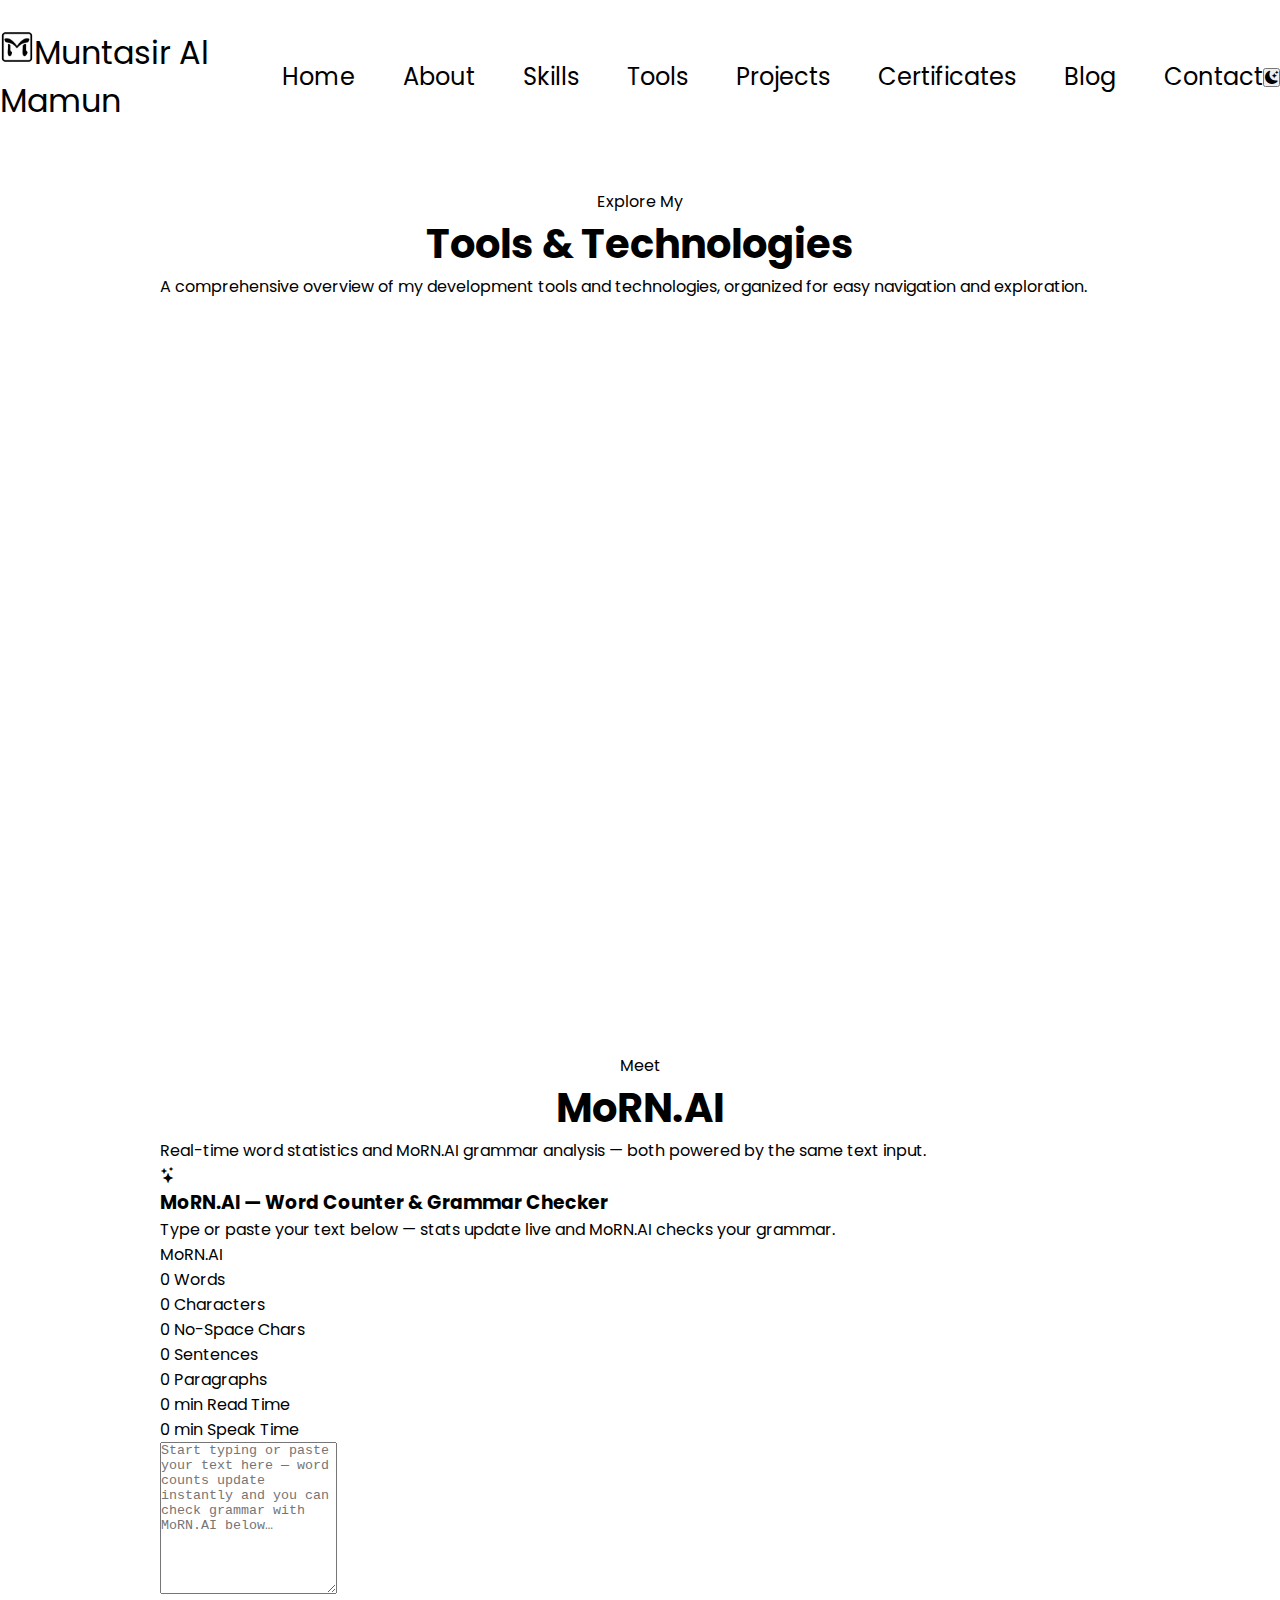
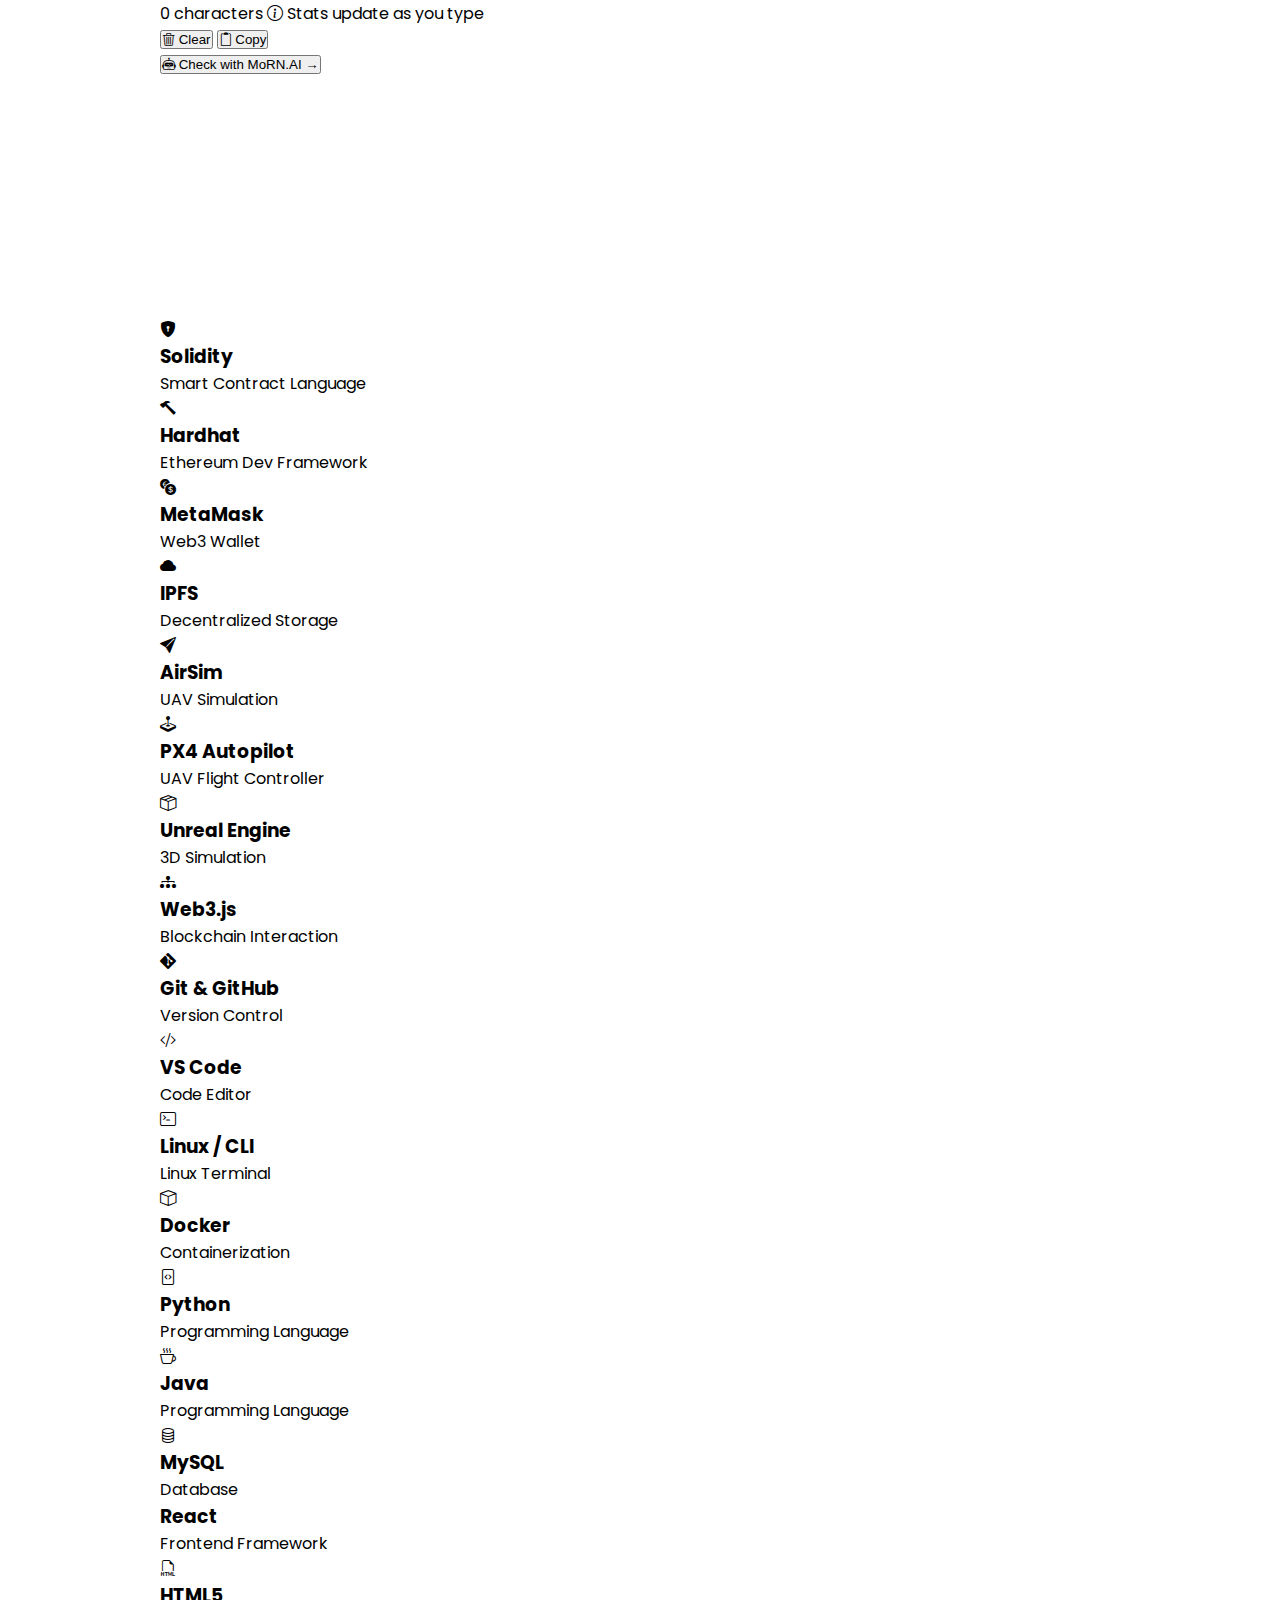
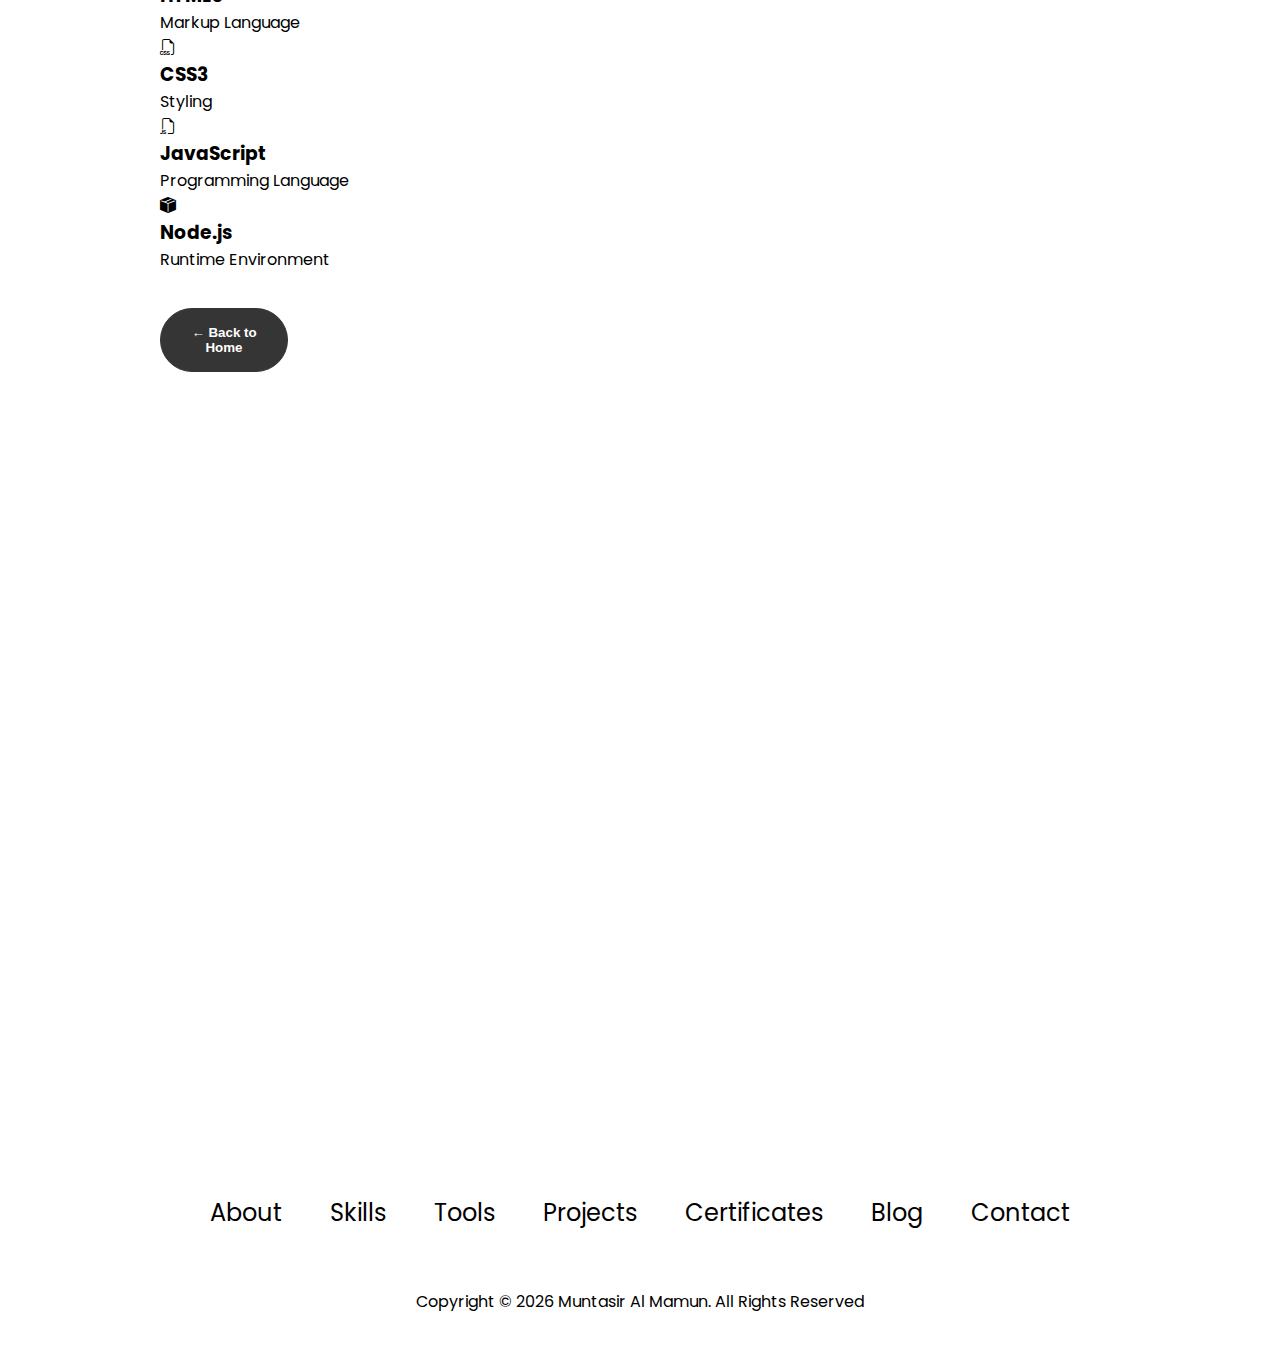
<file: tools.html>
<!DOCTYPE html>
<html lang="en">
  <head>
    <meta charset="UTF-8" />
    <meta name="viewport" content="width=device-width, initial-scale=1.0, maximum-scale=5.0, user-scalable=yes" />
    <meta name="theme-color" content="#2c3e50" />
    <meta name="mobile-web-app-capable" content="yes" />
    <meta name="apple-mobile-web-app-capable" content="yes" />
    <meta name="apple-mobile-web-app-status-bar-style" content="default" />
    <meta name="format-detection" content="telephone=no" />
    <meta name="description" content="Tools and technologies used by Muntasir Al Mamun - Blockchain researcher and Computer Science student at NJUPT." />
    <meta name="author" content="Muntasir Al Mamun" />
    <meta property="og:title" content="Tools &amp; Technologies - Muntasir Al Mamun" />
    <meta property="og:description" content="Development tools used by Muntasir Al Mamun: Hardhat, Solidity, MetaMask, IPFS, AirSim, PX4, Git, and more." />
    <meta property="og:type" content="website" />
    <meta property="og:url" content="https://muntasir-mamun7.github.io/Portfolio-Muntasir-2.0/tools.html" />
    <meta property="og:image" content="https://muntasir-mamun7.github.io/Portfolio-Muntasir-2.0/Images/Muntasir_AL_Mamun_logo.png" />
    <meta name="twitter:card" content="summary_large_image" />
    <meta name="twitter:title" content="Tools &amp; Technologies - Muntasir Al Mamun" />
    <meta name="twitter:description" content="Development tools used by Muntasir Al Mamun: Hardhat, Solidity, MetaMask, IPFS, AirSim, PX4, Git, and more." />
    <meta name="twitter:image" content="https://muntasir-mamun7.github.io/Portfolio-Muntasir-2.0/Images/Muntasir_AL_Mamun_logo.png" />
    <link rel="canonical" href="https://muntasir-mamun7.github.io/Portfolio-Muntasir-2.0/tools.html" />
    <title>Tools &amp; Technologies - Muntasir Al Mamun</title>
    <link rel="icon" type="image/png" href="Images/Muntasir_AL_Mamun_logo.png" />
    <link rel="stylesheet" href="style.css" />
    <link rel="stylesheet" href="mediaQueries.css" />
    <link rel="stylesheet" href="chatbot.css" />
    <link rel="preconnect" href="https://fonts.googleapis.com" />
    <link rel="preconnect" href="https://fonts.gstatic.com" crossorigin />
    <link
      href="https://fonts.googleapis.com/css2?family=Poppins:wght@400;500;600;700&family=Inter:wght@400;500;600;700&display=swap"
      rel="stylesheet"
    />
    <!-- Bootstrap Icons for professional icons -->
    <link rel="stylesheet" href="assets/icons/bootstrap-icons.min.css" />
    <script>
      (function() {
        var theme = localStorage.getItem('theme') || 'light';
        document.documentElement.setAttribute('data-theme', theme);
      })();
    </script>
  </head>
  <body>
    <!-- Loading Screen -->
    <div id="loading-screen">
      <div class="loader-content">
        <div class="brand-loader">
          <div class="brand-ring brand-ring--outer"></div>
          <div class="brand-ring brand-ring--middle"></div>
          <div class="brand-ring brand-ring--inner"></div>
          <div class="brand-core"></div>
        </div>
      </div>
    </div>

    <!-- Scroll Progress Indicator -->
    <div class="scroll-progress" id="scroll-progress"></div>
    
    <nav id="desktop-nav">
      <div class="logo" onclick="location.href='index.html'"><img src="Images/Muntasir_AL_Mamun_logo.png" alt="MM" class="logo-icon" width="34" height="34"/><span>Muntasir Al Mamun</span></div>
      <div class="nav-center">
        <ul class="nav-links">
          <li><a href="index.html">Home</a></li>
          <li><a href="about.html">About</a></li>
          <li><a href="skills.html">Skills</a></li>
          <li><a href="tools.html" class="active">Tools</a></li>
          <li><a href="projects.html">Projects</a></li>
          <li><a href="certificates.html">Certificates</a></li>
          <li><a href="blog.html">Blog</a></li>
          <li><a href="index.html#contact">Contact</a></li>
        </ul>
      </div>
      <div class="theme-toggle">
        <button id="theme-toggle-btn" class="theme-btn" aria-label="Toggle theme">
          <i class="bi bi-moon-stars-fill theme-icon"></i>
        </button>
      </div>
    </nav>
    
    <nav id="hamburger-nav">
      <div class="logo" onclick="location.href='index.html'"><img src="Images/Muntasir_AL_Mamun_logo.png" alt="MM" class="logo-icon" width="34" height="34"/><span>Muntasir</span></div>
      <div class="nav-right">
        <button id="theme-toggle-btn-mobile" class="theme-btn" aria-label="Toggle theme">
          <i class="bi bi-moon-stars-fill theme-icon"></i>
        </button>
        <div class="hamburger-menu">
          <div class="hamburger-icon" onclick="toggleMenu()" aria-expanded="false" aria-label="Toggle navigation menu" role="button" tabindex="0">
            <span></span>
            <span></span>
            <span></span>
          </div>
          <div class="menu-links">
            <ul>
            <li><a href="index.html" onclick="toggleMenu()">Home</a></li>
            <li><a href="about.html" onclick="toggleMenu()">About</a></li>
            <li><a href="skills.html" onclick="toggleMenu()">Skills</a></li>
            <li><a href="tools.html" class="active" onclick="toggleMenu()">Tools</a></li>
            <li><a href="projects.html" onclick="toggleMenu()">Projects</a></li>
            <li><a href="certificates.html" onclick="toggleMenu()">Certificates</a></li>
            <li><a href="blog.html" onclick="toggleMenu()">Blog</a></li>
            <li><a href="index.html#contact" onclick="toggleMenu()">Contact</a></li>
            </ul>
          </div>
        </div>
      </div>
    </nav>

    <!-- Tools Header -->
    <section id="tools-header">
      <div class="header-content">
        <p class="section__text__p1">Explore My</p>
        <h1 class="title">Tools & Technologies</h1>
        <p class="tools-intro">
          A comprehensive overview of my development tools and technologies, 
          organized for easy navigation and exploration.
        </p>
      </div>
    </section>

    <!-- AI Writing Assistant (Word Counter + Grammar Checker) — First Position -->
    <section id="utility-tools">
      <div class="awt-wrapper">
        <div class="awt-section-intro">
          <p class="section__text__p1">Meet</p>
          <h2 class="title">MoRN.AI</h2>
          <p class="awt-intro-text">Real-time word statistics and MoRN.AI grammar analysis — both powered by the same text input.</p>
        </div>

        <div class="awt-card">
          <!-- Card Header -->
          <div class="awt-card-header">
            <div class="awt-card-header-icon">
              <i class="bi bi-stars"></i>
            </div>
            <div class="awt-card-header-text">
              <h3>MoRN.AI — Word Counter &amp; Grammar Checker</h3>
              <p>Type or paste your text below — stats update live and MoRN.AI checks your grammar.</p>
            </div>
            <div class="awt-ai-badge">
              <span class="awt-ai-dot"></span>
              MoRN.AI
            </div>
          </div>

          <!-- Live Stats Strip -->
          <div class="awt-stats-strip">
            <div class="awt-stat-chip">
              <span class="awt-stat-chip-val" id="awt-words">0</span>
              <span class="awt-stat-chip-lbl">Words</span>
            </div>
            <div class="awt-stat-chip">
              <span class="awt-stat-chip-val" id="awt-chars">0</span>
              <span class="awt-stat-chip-lbl">Characters</span>
            </div>
            <div class="awt-stat-chip">
              <span class="awt-stat-chip-val" id="awt-chars-ns">0</span>
              <span class="awt-stat-chip-lbl">No-Space Chars</span>
            </div>
            <div class="awt-stat-chip">
              <span class="awt-stat-chip-val" id="awt-sentences">0</span>
              <span class="awt-stat-chip-lbl">Sentences</span>
            </div>
            <div class="awt-stat-chip">
              <span class="awt-stat-chip-val" id="awt-paragraphs">0</span>
              <span class="awt-stat-chip-lbl">Paragraphs</span>
            </div>
            <div class="awt-stat-chip awt-stat-chip--accent">
              <span class="awt-stat-chip-val" id="awt-read-time">0 min</span>
              <span class="awt-stat-chip-lbl">Read Time</span>
            </div>
            <div class="awt-stat-chip awt-stat-chip--accent">
              <span class="awt-stat-chip-val" id="awt-speak-time">0 min</span>
              <span class="awt-stat-chip-lbl">Speak Time</span>
            </div>
          </div>

          <!-- Shared Textarea -->
          <div class="awt-editor-area">
            <textarea
              id="awt-input"
              class="awt-textarea"
              placeholder="Start typing or paste your text here — word counts update instantly and you can check grammar with MoRN.AI below…"
              aria-label="Shared text input for word counter and grammar checker"
              rows="10"
            ></textarea>
            <div class="awt-editor-footer">
              <span class="awt-char-live" id="awt-char-live">0 characters</span>
              <span class="awt-editor-hint"><i class="bi bi-info-circle"></i> Stats update as you type</span>
            </div>
          </div>

          <!-- Action Bar -->
          <div class="awt-action-bar">
            <div class="awt-action-left">
              <button class="awt-btn awt-btn-ghost" id="awt-clear-btn" aria-label="Clear text">
                <i class="bi bi-trash3"></i>
                <span>Clear</span>
              </button>
              <button class="awt-btn awt-btn-ghost" id="awt-copy-btn" aria-label="Copy text">
                <i class="bi bi-clipboard2"></i>
                <span>Copy</span>
              </button>
            </div>
            <button class="awt-btn awt-btn-ai" id="awt-grammar-btn" aria-label="Check grammar with MoRN.AI">
              <i class="bi bi-robot"></i>
              <span>Check with MoRN.AI</span>
              <span class="awt-btn-arrow">→</span>
            </button>
          </div>

          <!-- Grammar Results Panel -->
          <div id="awt-grammar-panel" class="awt-grammar-panel" aria-live="polite">
            <div id="awt-grammar-loading" class="awt-grammar-loading" style="display:none;">
              <div class="awt-grammar-spinner">
                <div class="awt-spinner-ring"></div>
                <div class="awt-spinner-core"><i class="bi bi-robot"></i></div>
              </div>
              <div class="awt-loading-text">
                <span>MoRN.AI is analyzing your text…</span>
                <span class="awt-loading-sub">Checking grammar, spelling &amp; style</span>
              </div>
            </div>
            <div id="awt-grammar-results" class="awt-grammar-results"></div>
          </div>
        </div>
      </div>
    </section>

    <!-- Tools Main Content -->
    <section id="tools-main">
      <div class="tools-container">
        <div class="tools-keyboard-grid">
          <!-- Blockchain & Web3 Tools -->
          <div class="tool-card">
            <div class="tool-icon"><i class="bi bi-shield-lock-fill"></i></div>
            <h3>Solidity</h3>
            <p>Smart Contract Language</p>
          </div>
          <div class="tool-card">
            <div class="tool-icon"><i class="bi bi-hammer"></i></div>
            <h3>Hardhat</h3>
            <p>Ethereum Dev Framework</p>
          </div>
          <div class="tool-card">
            <div class="tool-icon"><i class="bi bi-currency-exchange"></i></div>
            <h3>MetaMask</h3>
            <p>Web3 Wallet</p>
          </div>
          <div class="tool-card">
            <div class="tool-icon"><i class="bi bi-cloud-fill"></i></div>
            <h3>IPFS</h3>
            <p>Decentralized Storage</p>
          </div>

          <!-- UAV & Simulation Tools -->
          <div class="tool-card">
            <div class="tool-icon"><i class="bi bi-send-fill"></i></div>
            <h3>AirSim</h3>
            <p>UAV Simulation</p>
          </div>
          <div class="tool-card">
            <div class="tool-icon"><i class="bi bi-joystick"></i></div>
            <h3>PX4 Autopilot</h3>
            <p>UAV Flight Controller</p>
          </div>
          <div class="tool-card">
            <div class="tool-icon"><i class="bi bi-box-seam"></i></div>
            <h3>Unreal Engine</h3>
            <p>3D Simulation</p>
          </div>
          <div class="tool-card">
            <div class="tool-icon"><i class="bi bi-diagram-3-fill"></i></div>
            <h3>Web3.js</h3>
            <p>Blockchain Interaction</p>
          </div>

          <!-- Dev Tools -->
          <div class="tool-card">
            <div class="tool-icon"><i class="bi bi-git"></i></div>
            <h3>Git & GitHub</h3>
            <p>Version Control</p>
          </div>
          <div class="tool-card">
            <div class="tool-icon"><i class="bi bi-code-slash"></i></div>
            <h3>VS Code</h3>
            <p>Code Editor</p>
          </div>
          <div class="tool-card">
            <div class="tool-icon"><i class="bi bi-terminal"></i></div>
            <h3>Linux / CLI</h3>
            <p>Linux Terminal</p>
          </div>
          <div class="tool-card">
            <div class="tool-icon"><i class="bi bi-box"></i></div>
            <h3>Docker</h3>
            <p>Containerization</p>
          </div>

          <!-- Programming Languages -->
          <div class="tool-card">
            <div class="tool-icon"><i class="bi bi-file-code"></i></div>
            <h3>Python</h3>
            <p>Programming Language</p>
          </div>
          <div class="tool-card">
            <div class="tool-icon"><i class="bi bi-cup-hot"></i></div>
            <h3>Java</h3>
            <p>Programming Language</p>
          </div>
          <div class="tool-card">
            <div class="tool-icon"><i class="bi bi-database"></i></div>
            <h3>MySQL</h3>
            <p>Database</p>
          </div>
          <div class="tool-card">
            <div class="tool-icon"><i class="bi bi-react"></i></div>
            <h3>React</h3>
            <p>Frontend Framework</p>
          </div>

          <!-- Additional Tools -->
          <div class="tool-card">
            <div class="tool-icon"><i class="bi bi-filetype-html"></i></div>
            <h3>HTML5</h3>
            <p>Markup Language</p>
          </div>
          <div class="tool-card">
            <div class="tool-icon"><i class="bi bi-filetype-css"></i></div>
            <h3>CSS3</h3>
            <p>Styling</p>
          </div>
          <div class="tool-card">
            <div class="tool-icon"><i class="bi bi-filetype-js"></i></div>
            <h3>JavaScript</h3>
            <p>Programming Language</p>
          </div>
          <div class="tool-card">
            <div class="tool-icon"><i class="bi bi-box-seam-fill"></i></div>
            <h3>Node.js</h3>
            <p>Runtime Environment</p>
          </div>
        </div>
      </div>
    </section>

    <!-- Back to Home -->
    <section id="back-to-home">
      <button class="btn btn-color-1" onclick="location.href='index.html'">
        ← Back to Home
      </button>
    </section>

    <footer>
      <nav>
        <div class="nav-link-container">
          <ul class="nav-links">
            <li><a href="about.html">About</a></li>
            <li><a href="skills.html">Skills</a></li>
            <li><a href="tools.html">Tools</a></li>
            <li><a href="projects.html">Projects</a></li>
            <li><a href="certificates.html">Certificates</a></li>
            <li><a href="blog.html">Blog</a></li>
            <li><a href="index.html#contact">Contact</a></li>
          </ul>
        </div>
      </nav>
      <p>Copyright &#169; 2026 Muntasir Al Mamun. All Rights Reserved</p>
    </footer>
    
    <script src="script.js" defer></script>
    <script>
      // ===== AI WRITING ASSISTANT — Unified Word Counter + Grammar Checker =====
      (function () {
        var input      = document.getElementById('awt-input');
        var clearBtn   = document.getElementById('awt-clear-btn');
        var copyBtn    = document.getElementById('awt-copy-btn');
        var grammarBtn = document.getElementById('awt-grammar-btn');
        var loading    = document.getElementById('awt-grammar-loading');
        var results    = document.getElementById('awt-grammar-results');
        var charLive   = document.getElementById('awt-char-live');

        if (!input) return;

        // ── Counting helpers ──────────────────────────────────────────────────
        function countWords(text) {
          return text.trim() === '' ? 0 : text.trim().split(/\s+/).length;
        }
        function countSentences(text) {
          var m = text.match(/[^.!?]*[.!?]+/g);
          return m ? m.length : (text.trim() ? 1 : 0);
        }
        function countParagraphs(text) {
          return text.trim() === '' ? 0 : text.split(/\n\s*\n+/).filter(function (p) { return p.trim() !== ''; }).length;
        }
        function readTime(words) {
          var mins = Math.ceil(words / 200);
          return mins < 1 ? '< 1 min' : mins + ' min';
        }
        function speakTime(words) {
          var mins = Math.ceil(words / 130);
          return mins < 1 ? '< 1 min' : mins + ' min';
        }

        // ── Animate stat chip when value changes ─────────────────────────────
        function setChip(id, val) {
          var el = document.getElementById(id);
          if (!el) return;
          if (el.textContent !== String(val)) {
            el.textContent = val;
            el.classList.remove('awt-stat-pulse');
            void el.offsetWidth; // reflow
            el.classList.add('awt-stat-pulse');
          }
        }

        // ── Live word-counter update ──────────────────────────────────────────
        function updateStats() {
          var text  = input.value;
          var words = countWords(text);
          setChip('awt-words',      words);
          setChip('awt-chars',      text.length);
          setChip('awt-chars-ns',   text.replace(/\s/g, '').length);
          setChip('awt-sentences',  countSentences(text));
          setChip('awt-paragraphs', countParagraphs(text));
          setChip('awt-read-time',  readTime(words));
          setChip('awt-speak-time', speakTime(words));
          if (charLive) charLive.textContent = text.length + ' character' + (text.length !== 1 ? 's' : '');
        }

        input.addEventListener('input', updateStats);

        // ── Clear ─────────────────────────────────────────────────────────────
        clearBtn.addEventListener('click', function () {
          input.value = '';
          updateStats();
          results.innerHTML = '';
          input.focus();
        });

        // ── Copy ─────────────────────────────────────────────────────────────
        copyBtn.addEventListener('click', function () {
          if (!input.value) return;
          var icon = copyBtn.querySelector('span:first-of-type') || copyBtn;
          navigator.clipboard.writeText(input.value).then(function () {
            var orig = copyBtn.innerHTML;
            copyBtn.innerHTML = '<i class="bi bi-check2-circle"></i><span>Copied!</span>';
            copyBtn.classList.add('awt-btn-copied');
            setTimeout(function () {
              copyBtn.innerHTML = orig;
              copyBtn.classList.remove('awt-btn-copied');
            }, 2000);
          }).catch(function () {
            input.select();
            document.execCommand('copy');
          });
        });

        // ── AI Grammar Check ─────────────────────────────────────────────────
        grammarBtn.addEventListener('click', function () {
          var text = input.value.trim();
          if (!text) {
            results.innerHTML = '<div class="awt-gr-notice awt-gr-notice--info"><i class="bi bi-info-circle-fill"></i><span>Please enter some text before checking with MoRN.AI.</span></div>';
            return;
          }
          loading.style.display = 'flex';
          results.innerHTML = '';
          grammarBtn.disabled = true;

          var body = 'text=' + encodeURIComponent(text) + '&language=en-US&enabledOnly=false';
          fetch('https://api.languagetool.org/v2/check', {
            method: 'POST',
            headers: { 'Content-Type': 'application/x-www-form-urlencoded' },
            body: body
          })
          .then(function (r) { return r.json(); })
          .then(function (data) {
            loading.style.display = 'none';
            grammarBtn.disabled = false;
            renderResults(data, text);
          })
          .catch(function () {
            loading.style.display = 'none';
            grammarBtn.disabled = false;
            results.innerHTML = '<div class="awt-gr-notice awt-gr-notice--error"><i class="bi bi-exclamation-triangle-fill"></i><span>Could not reach MoRN.AI. Please check your connection and try again.</span></div>';
          });
        });

        // ── Render grammar results ────────────────────────────────────────────
        function renderResults(data, originalText) {
          if (!data.matches || data.matches.length === 0) {
            results.innerHTML = '<div class="awt-gr-allclear"><div class="awt-gr-allclear-icon"><i class="bi bi-patch-check-fill"></i></div><div><strong>No issues found!</strong><p>Your text looks great — MoRN.AI found no grammar, spelling or style problems.</p></div></div>';
            return;
          }

          var count = data.matches.length;
          var html  = '<div class="awt-gr-summary"><div class="awt-gr-summary-icon"><i class="bi bi-cpu-fill"></i></div><div><strong>MoRN.AI found ' + count + ' issue' + (count > 1 ? 's' : '') + '</strong><span>Click a suggestion to apply it instantly</span></div></div>';

          html += '<div class="awt-gr-list">';
          data.matches.forEach(function (match, idx) {
            var issueType = match.rule && match.rule.issueType ? match.rule.issueType : 'suggestion';
            var typeClass  = 'awt-gr-tag--' + issueType.split('_')[0];
            var snippetStart = Math.max(0, match.offset - 25);
            var snippetEnd   = Math.min(originalText.length, match.offset + match.length + 25);
            var snippet      = originalText.substring(snippetStart, snippetEnd);
            var issueWord    = originalText.substring(match.offset, match.offset + match.length);
            var relOff       = match.offset - snippetStart;
            var highlighted  = esc(snippet.substring(0, relOff))
              + '<mark class="awt-gr-mark">' + esc(issueWord) + '</mark>'
              + esc(snippet.substring(relOff + issueWord.length));
            var suggestions = (match.replacements || []).slice(0, 6).map(function (r) { return r.value; });

            html += '<div class="awt-gr-item">';
            html += '<div class="awt-gr-item-head">';
            html += '<span class="awt-gr-num">' + (idx + 1) + '</span>';
            html += '<span class="awt-gr-tag ' + typeClass + '">' + esc(issueType.replace(/_/g, ' ')) + '</span>';
            html += '<span class="awt-gr-msg">' + esc(match.message) + '</span>';
            html += '</div>';
            html += '<div class="awt-gr-context">…' + highlighted + '…</div>';
            if (suggestions.length > 0) {
              html += '<div class="awt-gr-suggestions"><span class="awt-gr-sug-label"><i class="bi bi-lightbulb-fill"></i> MoRN.AI Suggestions:</span><div class="awt-gr-sug-chips">';
              suggestions.forEach(function (s) {
                html += '<button class="awt-gr-sug-chip" data-offset="' + match.offset + '" data-length="' + match.length + '" data-value="' + esc(s) + '">' + esc(s) + '</button>';
              });
              html += '</div></div>';
            }
            html += '</div>';
          });
          html += '</div>';
          results.innerHTML = html;

          // Apply suggestion — updates shared textarea and re-runs word counter
          results.querySelectorAll('.awt-gr-sug-chip').forEach(function (btn) {
            btn.addEventListener('click', function () {
              var offset = parseInt(this.dataset.offset);
              var length = parseInt(this.dataset.length);
              var value  = this.dataset.value;
              input.value = input.value.substring(0, offset) + value + input.value.substring(offset + length);
              updateStats();
              results.innerHTML = '<div class="awt-gr-allclear"><div class="awt-gr-allclear-icon"><i class="bi bi-arrow-repeat"></i></div><div><strong>Suggestion applied!</strong><p>Click "Check with MoRN.AI" again to re-analyze the updated text.</p></div></div>';
            });
          });
        }

        function esc(str) {
          return str.replace(/&/g, '&amp;').replace(/</g, '&lt;').replace(/>/g, '&gt;').replace(/"/g, '&quot;').replace(/'/g, '&#39;');
        }
      })();
    </script>
  </body>
</html>
</file>
<file: style.css>
/* Genarel */
* {
    margin: 0;
    padding: 0;
}

body {
    font-family: 'Poppins', sans-serif;
}
html {
    scroll-behavior: smooth;
}

p {
    color: rgb (85, 85, 85);
}

/* Transition */

a, .btn {
    transition: all 300ms ease;
}


/* Desktop nav */

nav, .nav-links {
    display: flex;
    
}
nav {
    justify-content: space-around;
    align-items: center;
    height: 17vh;
}

.nav-links {
    gap: 2em;
    list-style: none;
    font-size: 1.5rem;
}

a {
    color: black;
    text-decoration: none;
    text-decoration-color: white;

}

a:hover  {
    color: gray;
    text-decoration: underline;
    text-underline-offset: 1rem;
    text-decoration-color: rgb(181,181,181);

}

.logo {

    font-size: 2rem;
    

}

.logo:hover {
    cursor: default;
}
/* Hamburger Menu */
#hamburger-nav {
    display:none ;

}

.hamburger-menu {
    position: relative;
    display: inline-block;

}

.hamburger-icon {
    display: flex;
    flex-direction: column;
    justify-content: space-between;
    height: 24px;
    width: 30px;
    cursor: pointer;
}
.hamburger-icon span{
    width: 100%;
    height: 2px;
    background-color: black;
    transition: all 0.3 ease-in-out;
}

.menu-links {
    position: absolute;
    top: 100%;
    right: 0%;
    background-color: white;
    width: fit-content;
    max-height: 0;
    overflow: hidden;
    transition: all .3 ease-in-out;
}

.menu-links a {
    display: block;
    padding: 10px;
    text-align: center;
    font-size: 1.5rem;
    color: white;
    text-decoration: none;
    transition: all .3 ease-in-out;

}

.menu-links li {
    list-style: none;

}
.menu-links li:hover {
    color: gray;
    text-decoration: underline;
    text-underline-offset: 1rem;
    text-decoration-color: rgb(181,181,181);

}

.menu-links.open {
    max-height: 300px;
    background-color: rgba(0, 0, 0, 0.525);
    border-radius: 5%;
    

}

.hamburger-icon.open span:first-child{
transform: rotate(45deg) translate(10px , 5px);

}
.hamburger-icon.open span:nth-child(2){
opacity: 0;

}
.hamburger-icon.open span:last-child{
transform: rotate(-45deg) translate(10px , -5px);

}

.hamburger-icon span:first-child {
    transform: none;
}
.hamburger-icon span:first-child {
    opacity: 1;
}
.hamburger-icon span:first-child {
    transform: none;
}

/* sections */
section {
    padding-top: 4vh;
    height: 96vh;
    margin: 0 10rem;
    box-sizing: border-box;
    min-height: fit-content;
}

.section-container {
    display: flex;
}

/* Profile Section */

#profile {
    display: flex;
    justify-content: center;
    gap: 5rep;
    height: 80vh;
}

.section__pic-container {
    display: flex;
    height: 400px;
    width: 400px;
    margin: auto 0;
}

.section__text {
    align-self: center;
    text-align: center;
    margin-left: 5%;
}

.section__text-p {
    font-weight: 600px;
}

.section__text__p1 {
    text-align: center;
    
}
.section__text__p2 {
    font-size: 1.75rem;
    margin-bottom: 1rem;

}

.title {
    font-size: 3rem ;
    text-align: center;
}
#socials-container {
    display: flex;
    justify-content: center;
    margin-top: 1rem;
    gap: 1rem;

}

/* Icons */
.icon {
    cursor: pointer;
    height: 2rem;

}

/* Buttons */
.btn-container {
    display: flex;
    justify-content: center;
    gap: 1rem;


}
.btn {
    font-weight: 600;
    transition: all 300ms ease;
    padding: 1rem;
    width: 8rem;
    border-radius: 2rem;
}

.btn-color-1, .btn-color-2 {
    border:rgb(53, 53, 53) 0.1rem solid;
}
.btn-color-1:hover, .btn-color-2:hover {
    cursor: pointer;
    
}
.btn-color-1, .btn-color-2:hover {
    background: rgb(53, 53 , 53);
    color: white;
}
.btn-color-1:hover {

    background: rgb(0,0,0);

}

.btn-color-2 {
    background: none;
}
.btn-color-2:hover {
    border: rgb(255,255,255) 0.1rem solid;
}
.btn-container {
    gap: 1rem;
}

/* About Section */

#about {
    position: relative;
}
.about-containers {
    gap:2rem;
    margin-bottom: 2rem;
    margin-top: 2rem;

}

.about-details-container {
    justify-content: center;
    flex-direction: column;
}

.about-containers , .about-details-container {
display: flex;
}

.about-pic {
    border-radius: 2rem;
}
.arrow {
    position: absolute;
    right: -5rem ;
    bottom: 2.5rem;
}

.details-container {
    padding: 1.5rem;
    flex: 1;
    background: white;
    border-radius: 2rem;
    border: rgb(53, 53, 53) 0.1rem solid;
    border-color: rgb(163,163,163);
    text-align: center;
}

.section-container {
    gap: 4rem;
    height: 80%;
}

.section__pic-container {
    height: 400px ;
    width: 400px;
    margin: auto 0;
}

/* Experience section */

#experience {
    position: relative;
}

.experience-sub-title {
    color: rgb(85, 85, 85);
    font-weight: 600;
    font-size: 1.75rem;
    margin-bottom: 2rem;
}

.experience-details-container {
    display: flex;
    justify-content: center;
    flex-direction: column;
}

.article-container {
    display: flex;
    text-align: initial;
    flex-wrap: wrap;
    flex-direction: row;
    gap: 2.5rem;
    justify-content: space-around;
}

article {
    display: flex;
    width: 10rem;
    justify-content: space-around;
    gap: 0.5rem;
}
article .icon {
    cursor: default;
}

/* Project Section */

#projects {
    position:relative;

}

.color-container {
    border-color: rgb(163, 163, 163);
    background-color: rgb(250, 250, 250);
}
.project-img {
    border-radius: 2rem;
    width: 90%;
    height: 90%;
    transition: .2s;
    border: 2px solid gray;

}
.project-img:hover {
    opacity: .9;
    border: 2px solid black;
}

.project-title {
    margin: 1rem;
    color: black;

}

.project-btn {
    color: black;
    border-color: rgb(163, 163, 163);
}

/* Contact */

#contact {
    display: flex;
    justify-content: center;
    flex-direction: column;
    height: 70vh;
}

.contact-info-upper-container {
    display: flex;
    justify-content: center;
    border-radius: 2rem;
    border: rgb(53, 53, 53) 0.1rem solid;
    border-color: rgb(163, 163, 163);
    background: (250,250,250);
    margin: 2rem auto;
    padding: 0.5rem ;
}

.contact-info-container {
    display: flex;
    align-items: center;
    justify-content: center;
    gap: .5rem;
    margin: 1rem;

}

.contact-info-container p {
    font-size: larger;


}

.contact-icon {
    cursor: default;
}
.email-icon {
    height: 2.5rem;
}
/* Footer Section */
footer {
    height: 26vh;
    margin: 0 1rem;
}
footer p {
    text-align: center;
}
</file>
<file: mediaquesries.css>
@media screen and (max-width:1400px) {
  #profile {
    height: 83vh;
    margin-bottom: 6rem;
  }
  .about-containers {
    flex-wrap: wrap;

  }
}



@media screen and (max-width:1200px) {
    #desktop-nav {
        display: none;
    }
    #hamburger-nav {
        display: flex;

    }
    #experience , .experience-detais-container {
        margin-top: 2rem;
    }
    #profile , .section-container {
        display: block;
    }
    .arrow {
        display: none;
    }

    section , .section-container {
        height: fit-content;
    }
    section {
        margin: 0 5%;
    }
    .section__pic-container {
        width: 275px;
        height: 275px;
        margin: 0 auto 2rem;

    }
    .about-containers {
        margin-top: 0;
    }
}

@media screen and (max-width:600px)  {
    #contact {
        margin-top: 1.5rem;
    }
    #contact , footer {
        height: 40vw;

    }
    #profile {
        height: 83vh;
        margin-bottom: 0;
    }
    article {
        font-size: 1rem;
    }

    footer nav {
        height: fit-content;
        margin-bottom: 2rem;
        margin-top: 1.5rem;
        
    }
    .about-containers , .contact-info-upper-container , .btn-container {
        flex-wrap: wrap;

    }
    .contact-info-container {
        margin: 0;

    }
    .contact-info-container p , .nav-links li a{
        font-size: 1rem;

         
    }
    .experience-sub-title {
        font-size: 1.5rem;
    }

    .logo {
        font-size: 1.5rem;

    }
    .nav-links {
        flex-direction: column;
        gap: 0.5rem;
        text-align: center;
    }
    .section__pic-container {
        width: 46vh;
        height: 46vw;
        justify-content: center;
    }

    .section__text__p2 {
        font-size: 1.25rem;
    }
    .title {
        font-size: 2rem;
    }
    .text-container {
        text-align: justify;
    }
}
</file>
<file: mediaQueries.css>
/* ===== RESPONSIVE DESIGN ===== */

/* Extra Large Screens */
@media screen and (max-width: 1400px) {
  #home {
    gap: 3rem;
  }
  
  .about-containers {
    flex-wrap: wrap;
  }
  
  .title {
    font-size: 2.5rem;
  }
}

/* Large Tablets and Small Laptops */
@media screen and (max-width: 1200px) {
  /* Hide desktop nav, show hamburger */
  #desktop-nav {
    display: none;
  }
  
  #hamburger-nav {
    display: flex;
    justify-content: space-between;
    padding: 1rem 5%;
    align-items: center;
  }
  
  /* Sections */
  section {
    padding: 3rem 5%;
    margin: 0;
  }
  
  #home {
    flex-direction: column;
    text-align: center;
    padding-top: 6rem;
    gap: 2rem;
  }
  
  /* Profile picture is now responsive via clamp() in main CSS */
  
  .section__text h1 {
    font-size: 2.5rem;
  }
  
  .section-container {
    flex-direction: column;
    gap: 2rem;
  }
  
  .arrow {
    display: none;
  }
  
  .skills-grid {
    grid-template-columns: repeat(auto-fit, minmax(min(200px, 100%), 1fr));
  }
  
  .projects-container {
    grid-template-columns: repeat(auto-fit, minmax(min(280px, 100%), 1fr));
  }
}

/* Tablets */
@media screen and (max-width: 900px) {
  .title {
    font-size: 2rem;
  }
  
  /* Profile picture is now responsive via clamp() in main CSS */
  
  .section__text h1 {
    font-size: 2.5rem;
  }
  
  .section__text__p2 {
    font-size: 1.2rem;
  }
  
  .about-containers {
    flex-direction: column;
    gap: 1.5rem;
  }
  
  .skills-category {
    padding: 2rem;
  }
  
  .skills-sub-title {
    font-size: 1.5rem;
  }
  
  .projects-container {
    gap: 2rem;
  }
  
  .publications-container {
    grid-template-columns: 1fr;
  }
  
  .certificates-container {
    grid-template-columns: repeat(auto-fit, minmax(min(250px, 100%), 1fr));
  }
  
  .certificates-gallery {
    grid-template-columns: repeat(auto-fit, minmax(min(250px, 100%), 1fr));
  }
}

/* Mobile Landscape and Small Tablets */
@media screen and (max-width: 768px) {
  section {
    padding: 2.5rem 4%;
    min-height: auto;
  }
  
  .logo {
    font-size: 1.2rem;
  }
  
  /* Profile picture is now responsive via clamp() in main CSS */
  
  .section__text h1 {
    font-size: 2rem;
  }
  
  .section__text__p2 {
    font-size: 1.1rem;
  }
  
  .profile-description {
    font-size: 1rem;
  }
  
  .btn {
    padding: 0.8rem 1.5rem;
    font-size: 0.95rem;
  }
  
  .details-container {
    padding: 1.5rem;
  }
  
  .details-container h3 {
    font-size: 1.1rem;
  }
  
  .skills-grid {
    grid-template-columns: 1fr;
    gap: 1.5rem;
  }
  
  .project-image {
    height: 200px;
  }
  
  .project-content {
    padding: 1.5rem;
  }
  
  .project-title {
    font-size: 1.3rem;
  }
  
  .publication-card {
    flex-direction: column;
    padding: 2rem;
  }
  
  .publication-icon {
    font-size: 2.5rem;
  }
  
  .certificates-container {
    grid-template-columns: 1fr;
  }
  
  .certificates-gallery {
    grid-template-columns: 1fr;
  }
  
  .certificate-gallery-item {
    aspect-ratio: 16 / 11;
  }
  
  .contact-info-upper-container {
    flex-direction: column;
    width: 100%;
  }
  
  .contact-info-container {
    width: 100%;
    justify-content: center;
  }
}

/* Mobile Phones */
@media screen and (max-width: 600px) {
  section {
    padding: 2rem 3%;
  }
  
  nav {
    padding: 1rem 3%;
  }
  
  .logo {
    font-size: 1rem;
  }
  
  .title {
    font-size: 1.8rem;
    margin-bottom: 2rem;
  }
  
  .section__text__p1 {
    font-size: 0.85rem;
  }
  
  #home {
    padding-top: 5rem;
  }
  
  /* Profile picture is now responsive via clamp() in main CSS */
  
  .section__text h1 {
    font-size: 1.8rem;
  }
  
  .section__text__p2 {
    font-size: 1rem;
  }
  
  .profile-description {
    font-size: 0.95rem;
  }
  
  .btn-container {
    flex-direction: column;
    width: 100%;
  }
  
  .btn {
    width: 100%;
    padding: 0.9rem;
  }

  .btn:hover,
  .btn-color-1:hover,
  .btn-color-2:hover {
    transform: translateY(-2px);
  }
  
  #socials-container {
    gap: 1rem;
  }
  
  .icon {
    height: 2rem;
    width: 2rem;
  }
  
  .details-container {
    padding: 1.2rem;
  }
  
  .details-container h3 {
    font-size: 1rem;
  }
  
  .text-container {
    padding: 1rem;
  }
  
  .text-container p {
    font-size: 0.95rem;
    text-align: justify;
  }
  
  .skills-category {
    padding: 1.5rem;
  }
  
  .skills-sub-title {
    font-size: 1.3rem;
  }
  
  .skill-item {
    padding: 1.2rem;
  }
  
  .skill-header h3 {
    font-size: 1rem;
  }
  
  .projects-container {
    grid-template-columns: 1fr;
    gap: 1.5rem;
  }
  
  .project-image {
    height: 180px;
  }
  
  .project-content {
    padding: 1.2rem;
  }
  
  .project-title {
    font-size: 1.2rem;
  }
  
  .project-description {
    font-size: 0.95rem;
  }
  
  .project-btn {
    padding: 0.7rem 1.2rem;
    font-size: 0.9rem;
  }
  
  .publication-card {
    padding: 1.5rem;
  }
  
  .publication-icon {
    font-size: 2rem;
  }
  
  .publication-title {
    font-size: 1.2rem;
  }
  
  .publication-description {
    font-size: 0.95rem;
  }
  
  .certificate-card {
    padding: 1.5rem;
  }
  
  .certificate-icon {
    font-size: 2.5rem;
  }
  
  .certificate-content h3 {
    font-size: 1.1rem;
  }
  
  .contact-info-container {
    padding: 1.2rem 1.5rem;
    flex-direction: column;
    text-align: center;
  }
  
  .contact-info-container p {
    font-size: 1rem;
  }
  
  footer {
    padding: 1.5rem 3%;
  }
  
  footer .nav-links {
    flex-direction: column;
    gap: 0.8rem;
    text-align: center;
  }
  
  footer p {
    font-size: 0.85rem;
    margin-top: 1rem;
  }
}

/* Extra Small Phones */
@media screen and (max-width: 480px) {
  /* Profile picture is now responsive via clamp() in main CSS */
  
  .section__text h1 {
    font-size: 1.5rem;
  }
  
  .title {
    font-size: 1.5rem;
  }
  
  .theme-btn {
    width: 2.5rem;
    height: 2.5rem;
    font-size: 1rem;
  }
  
  .hamburger-icon {
    width: 1.5625rem;
  }

  .menu-links {
    max-width: min(280px, 85vw);
  }
  
  .project-image {
    height: 160px;
  }
}

/* Landscape Mode for Phones */
@media screen and (max-height: 600px) and (orientation: landscape) {
  section {
    min-height: auto;
    padding: 3rem 5%;
  }
  
  #home {
    flex-direction: row;
    gap: 2rem;
  }
  
  /* Profile picture is now responsive via clamp() in main CSS */
  
  .section__text h1 {
    font-size: 1.8rem;
  }
}

/* High Resolution Displays */
@media screen and (min-width: 1920px) {
  .container {
    max-width: 1600px;
    margin: 0 auto;
  }
  
  section {
    padding: 5rem 10%;
  }
  
  .title {
    font-size: 3.5rem;
  }
  
  .profile-pic {
    width: 450px;
    height: 450px;
    aspect-ratio: 1 / 1;
  }
}

/* Print Styles */
@media print {
  nav, .theme-toggle, .arrow, #loading-screen, .scroll-progress {
    display: none;
  }
  
  section {
    page-break-inside: avoid;
    min-height: auto;
  }
  
  .btn {
    border: 1px solid #000;
  }
  
  a {
    text-decoration: underline;
  }
}

/* ===== BLOG RESPONSIVE DESIGN ===== */
@media screen and (max-width: 1200px) {
  .featured-post {
    grid-template-columns: 1fr;
    gap: 2rem;
  }
  
  .blog-grid {
    grid-template-columns: repeat(auto-fill, minmax(min(300px, 100%), 1fr));
  }
}

@media screen and (max-width: 768px) {
  .featured-post {
    padding: 1.5rem;
  }
  
  .featured-post .blog-post-title {
    font-size: 1.5rem;
  }
  
  .blog-grid {
    grid-template-columns: 1fr;
    gap: 1.5rem;
  }
  
  .blog-post-image,
  .featured-post .blog-post-image {
    height: 250px;
  }
  
  .blog-newsletter {
    padding: 2rem 1.5rem;
  }
  
  .newsletter-title {
    font-size: 1.5rem;
  }
}

@media screen and (max-width: 480px) {
  .blog-post-image,
  .featured-post .blog-post-image {
    height: 200px;
  }
  
  .blog-icon {
    font-size: 3rem;
  }
  
  .featured-post .blog-post-title {
    font-size: 1.3rem;
  }
  
  .blog-grid .blog-post-title {
    font-size: 1.1rem;
  }
  
  .blog-meta {
    font-size: 0.75rem;
  }
  
  .blog-tags {
    gap: 0.3rem;
  }
  
  .blog-tag {
    font-size: 0.7rem;
    padding: 0.3rem 0.6rem;
  }
}


/* ===== ABOUT HOME SECTION RESPONSIVE ===== */
@media screen and (max-width: 1200px) {
  #about-home {
    padding: 6rem 5%;
  }
  
  .about-info-cards {
    grid-template-columns: repeat(auto-fit, minmax(min(280px, 100%), 1fr));
    gap: 1.5rem;
  }
  
  .about-details {
    padding: 2.5rem;
  }
}

@media screen and (max-width: 900px) {
  #about-home .title {
    font-size: 2.5rem;
    margin-bottom: 3rem;
  }
  
  .about-subtitle {
    font-size: 1.5rem;
  }
  
  .skills-highlight {
    gap: 0.8rem;
  }
  
  .skill-tag {
    padding: 0.5rem 1rem;
    font-size: 0.9rem;
  }
}

@media screen and (max-width: 768px) {
  #about-home {
    padding: 4rem 4%;
  }
  
  #about-home .title {
    font-size: 2rem;
    margin-bottom: 2.5rem;
  }
  
  .info-card {
    padding: 2rem 1.5rem;
  }
  
  .info-icon {
    font-size: 3rem;
  }
  
  .info-card h3 {
    font-size: 1.3rem;
  }
  
  .about-details {
    padding: 2rem;
  }
  
  .about-subtitle {
    font-size: 1.3rem;
  }
  
  .about-text p {
    font-size: 1rem;
  }
}

@media screen and (max-width: 600px) {
  #about-home {
    padding: 3rem 3%;
  }
  
  #about-home .title {
    font-size: 1.8rem;
    margin-bottom: 2rem;
  }
  
  .info-card {
    padding: 1.5rem;
  }
  
  .info-icon {
    font-size: 2.5rem;
  }
  
  .info-card h3 {
    font-size: 1.2rem;
  }
  
  .info-detail {
    font-size: 1rem;
  }
  
  .info-sub {
    font-size: 0.9rem;
  }
  
  .about-details {
    padding: 1.5rem;
  }
  
  .about-subtitle {
    font-size: 1.2rem;
  }
  
  .about-text p {
    font-size: 0.95rem;
  }
  
  .skills-highlight {
    gap: 0.6rem;
  }
  
  .skill-tag {
    padding: 0.5rem 0.9rem;
    font-size: 0.85rem;
  }
  
  .about-cta .btn {
    width: 100%;
    padding: 0.9rem;
  }
}

@media screen and (max-width: 480px) {
  #about-home .title {
    font-size: 1.5rem;
  }
  
  .about-subtitle {
    font-size: 1.1rem;
  }
  
  .skill-tag {
    font-size: 0.8rem;
    padding: 0.4rem 0.8rem;
  }
}

/* ===== ABOUT PAGE (about.html) RESPONSIVE ===== */
@media screen and (max-width: 900px) {
  #about-header {
    padding: 4rem 5%;
  }

  #about-research,
  #about-academics,
  #about-leadership,
  #about-skills-section,
  #about-connect {
    padding: 3.5rem 5%;
  }

  .about-edu-info h3 {
    font-size: 1.2rem;
  }

  .about-connect-grid {
    grid-template-columns: repeat(auto-fit, minmax(min(200px, 100%), 1fr));
    gap: 1.2rem;
  }
}

@media screen and (max-width: 768px) {
  #about-header {
    padding: 3rem 4%;
  }

  #about {
    padding: 2.5rem 4%;
  }

  #about-research,
  #about-academics,
  #about-leadership,
  #about-skills-section,
  #about-connect {
    padding: 3rem 4%;
  }

  .about-edu-info {
    padding: 1.5rem;
  }

  .about-edu-info h3 {
    font-size: 1.1rem;
    word-break: break-word;
  }

  .about-honor-card {
    padding: 1.2rem;
  }

  .about-role-card {
    padding: 1.5rem;
  }

  .about-skill-category {
    padding: 1.5rem;
  }

  .about-connect-card {
    padding: 1.2rem;
    gap: 1rem;
  }

  .about-connect-card i {
    font-size: 1.5rem;
  }

  .about-highlight-card {
    padding: 1.5rem;
  }

  .wechat-qr-section {
    max-width: 100%;
    padding: 1.5rem;
  }
}

@media screen and (max-width: 600px) {
  #about-header {
    padding: 2.5rem 3%;
  }

  #about {
    padding: 2rem 3%;
  }

  #about-research,
  #about-academics,
  #about-leadership,
  #about-skills-section,
  #about-connect {
    padding: 2.5rem 3%;
  }

  .about-edu-info h3 {
    font-size: 1rem;
  }

  .about-connect-grid {
    grid-template-columns: 1fr;
    gap: 1rem;
  }

  .about-connect-intro {
    font-size: 0.95rem;
    margin-bottom: 2rem;
  }

  .about-connect-card {
    padding: 1rem 1.2rem;
  }

  .about-connect-card .connect-info span {
    font-size: 0.85rem;
  }

  .about-honors-grid {
    gap: 1rem;
  }

  .about-honor-card {
    padding: 1rem;
    gap: 0.8rem;
  }

  .about-honor-card .honor-body {
    min-width: 0;
  }

  .about-honor-card .honor-body h4 {
    font-size: 0.9rem;
    line-height: 1.35;
    overflow-wrap: anywhere;
  }

  .about-honor-card .honor-body p {
    font-size: 0.82rem;
    line-height: 1.5;
    overflow-wrap: anywhere;
    word-break: break-word;
  }

  .about-leadership-grid {
    gap: 1.5rem;
  }

  .about-role-card {
    padding: 1.2rem;
  }

  .about-highlight-card {
    padding: 1.2rem;
  }

  .about-publications h3 {
    font-size: 1.1rem;
  }

  .about-bio-card {
    padding: 1.5rem;
  }

  .about-lang-item {
    padding: 1rem;
  }
}

@media screen and (max-width: 480px) {
  .about-connect-card i {
    font-size: 1.4rem;
  }

  .about-honor-card .honor-icon {
    font-size: 1.3rem;
  }

  .about-highlight-icon {
    font-size: 1.5rem;
  }

  .about-role-card .role-title {
    font-size: 0.9rem;
  }

  .about-role-card h3 {
    font-size: 1rem;
  }

  .about-skill-category h3 {
    font-size: 0.95rem;
  }

  .wechat-qr-section .wechat-qr-img {
    width: 130px;
    height: 130px;
  }
}
</file>
<file: chatbot.css>
/* ===== AI CHATBOT STYLES ===== */

/* Chatbot Toggle Button */
.chatbot-toggle {
  position: fixed;
  bottom: 30px;
  right: 30px;
  width: 60px;
  height: 60px;
  background: var(--accent-gradient);
  border: none;
  border-radius: 50%;
  cursor: pointer;
  box-shadow: 0 4px 20px rgba(102, 126, 234, 0.4);
  z-index: 1000;
  display: flex;
  align-items: center;
  justify-content: center;
  transition: all 0.3s ease;
  animation: pulse 2s infinite;
}

.chatbot-toggle:hover {
  transform: scale(1.1);
  box-shadow: 0 6px 25px rgba(102, 126, 234, 0.6);
}

.chatbot-toggle.active {
  transform: rotate(90deg);
  animation: none;
}

.chatbot-toggle-icon {
  font-size: 28px;
  color: white;
  transition: transform 0.3s ease;
  display: flex;
  align-items: center;
  justify-content: center;
}

.chatbot-toggle.active .chatbot-toggle-icon {
  transform: rotate(45deg);
}

@keyframes pulse {
  0%, 100% {
    box-shadow: 0 4px 20px rgba(102, 126, 234, 0.4);
  }
  50% {
    box-shadow: 0 4px 30px rgba(102, 126, 234, 0.7);
  }
}

/* Chatbot Window */
.chatbot-window {
  position: fixed;
  bottom: 100px;
  right: 30px;
  width: 400px;
  max-width: calc(100vw - 60px);
  height: 600px;
  max-height: calc(100vh - 160px);
  background: var(--card-bg);
  border-radius: 20px;
  box-shadow: 0 10px 40px rgba(0, 0, 0, 0.2);
  display: flex;
  flex-direction: column;
  overflow: hidden;
  z-index: 999;
  transform: scale(0) translateY(50px);
  opacity: 0;
  transition: all 0.3s cubic-bezier(0.68, -0.55, 0.265, 1.55);
  border: 1px solid var(--border-color);
}

.chatbot-window.active {
  transform: scale(1) translateY(0);
  opacity: 1;
}

/* Chatbot Header */
.chatbot-header {
  background: var(--accent-gradient);
  color: white;
  padding: 20px;
  display: flex;
  align-items: center;
  justify-content: space-between;
  border-radius: 20px 20px 0 0;
}

.chatbot-header-content {
  display: flex;
  align-items: center;
  gap: 12px;
}

.chatbot-avatar {
  width: 40px;
  height: 40px;
  border-radius: 50%;
  background: white;
  display: flex;
  align-items: center;
  justify-content: center;
  font-size: 20px;
  color: var(--accent-primary);
}

.chatbot-header-info h3 {
  margin: 0;
  font-size: 16px;
  font-weight: 600;
}

.chatbot-header-info p {
  margin: 0;
  font-size: 12px;
  opacity: 0.9;
}

.chatbot-status {
  display: inline-block;
  width: 8px;
  height: 8px;
  background: #4ade80;
  border-radius: 50%;
  margin-left: 5px;
  animation: blink 2s infinite;
}

.chatbot-status.is-idle {
  background: #4ade80;
}

.chatbot-status.is-manual {
  background: #f59e0b;
}

.chatbot-status.is-typing {
  background: #f97316;
}

@keyframes blink {
  0%, 100% { opacity: 1; }
  50% { opacity: 0.3; }
}

.chatbot-close {
  background: transparent;
  border: none;
  color: white;
  font-size: 24px;
  cursor: pointer;
  width: 30px;
  height: 30px;
  display: flex;
  align-items: center;
  justify-content: center;
  border-radius: 50%;
  transition: background 0.2s;
}

.chatbot-close:hover {
  background: rgba(255, 255, 255, 0.2);
}

/* Chatbot Messages */
.chatbot-messages {
  flex: 1;
  overflow-y: auto;
  padding: 20px;
  background: var(--bg-secondary);
  display: flex;
  flex-direction: column;
  gap: 12px;
}

.chatbot-messages::-webkit-scrollbar {
  width: 6px;
}

.chatbot-messages::-webkit-scrollbar-track {
  background: var(--bg-tertiary);
}

.chatbot-messages::-webkit-scrollbar-thumb {
  background: var(--accent-primary);
  border-radius: 3px;
}

/* Message Bubble */
.message {
  display: flex;
  gap: 10px;
  max-width: 85%;
  animation: fadeInUp 0.3s ease;
}

@keyframes fadeInUp {
  from {
    opacity: 0;
    transform: translateY(10px);
  }
  to {
    opacity: 1;
    transform: translateY(0);
  }
}

.message.user {
  align-self: flex-end;
  flex-direction: row-reverse;
}

.message-avatar {
  width: 32px;
  height: 32px;
  border-radius: 50%;
  flex-shrink: 0;
  display: flex;
  align-items: center;
  justify-content: center;
  font-size: 16px;
}

.message.bot .message-avatar {
  background: var(--accent-gradient);
  color: white;
}

.message.user .message-avatar {
  background: var(--bg-tertiary);
  color: var(--text-primary);
}

.welcome-message-icon {
  font-size: 3rem;
  margin-bottom: 16px;
  color: var(--accent-primary);
  display: flex;
  align-items: center;
  justify-content: center;
}

.message-content {
  background: var(--card-bg);
  padding: 12px 16px;
  border-radius: 16px;
  box-shadow: var(--shadow-sm);
  word-wrap: break-word;
}

.message.user .message-content {
  background: var(--accent-primary);
  color: white;
  border-radius: 16px 16px 0 16px;
}

.message.bot .message-content {
  border-radius: 16px 16px 16px 0;
}

.message.system .message-content {
  background: var(--bg-tertiary);
  color: var(--text-secondary);
  font-style: italic;
}

.message.operator .message-content {
  border: 1px solid var(--accent-primary);
}

.message-content p {
  margin: 0;
  font-size: 14px;
  line-height: 1.5;
}

.message-content a {
  color: var(--accent-primary);
  text-decoration: underline;
}

.message.user .message-content a {
  color: white;
}

.message-time {
  font-size: 11px;
  color: var(--text-tertiary);
  margin-top: 4px;
  text-align: right;
}

/* Typing Indicator */
.typing-indicator {
  display: flex;
  gap: 4px;
  padding: 12px 16px;
  background: var(--card-bg);
  border-radius: 16px 16px 16px 0;
  box-shadow: var(--shadow-sm);
  width: fit-content;
}

.typing-dot {
  width: 8px;
  height: 8px;
  background: var(--text-tertiary);
  border-radius: 50%;
  animation: typing 1.4s infinite;
}

.typing-dot:nth-child(2) {
  animation-delay: 0.2s;
}

.typing-dot:nth-child(3) {
  animation-delay: 0.4s;
}

@keyframes typing {
  0%, 60%, 100% {
    transform: translateY(0);
    opacity: 0.5;
  }
  30% {
    transform: translateY(-10px);
    opacity: 1;
  }
}

/* Chatbot Input */
.chatbot-input-container {
  padding: 16px 20px;
  background: var(--card-bg);
  border-top: 1px solid var(--border-color);
  display: flex;
  gap: 10px;
  align-items: center;
}

.chatbot-input {
  flex: 1;
  background: var(--bg-secondary);
  border: 1px solid var(--border-color);
  border-radius: 24px;
  padding: 12px 16px;
  font-size: 14px;
  color: var(--text-primary);
  outline: none;
  transition: all 0.2s;
  font-family: 'Inter', sans-serif;
}

.chatbot-input:focus {
  border-color: var(--accent-primary);
  box-shadow: 0 0 0 3px rgba(99, 102, 241, 0.1);
}

.chatbot-input::placeholder {
  color: var(--text-tertiary);
}

.chatbot-send-btn {
  width: 40px;
  height: 40px;
  background: var(--accent-gradient);
  border: none;
  border-radius: 50%;
  color: white;
  font-size: 18px;
  cursor: pointer;
  display: flex;
  align-items: center;
  justify-content: center;
  transition: all 0.2s;
  flex-shrink: 0;
}

.chatbot-send-btn:hover:not(:disabled) {
  transform: scale(1.1);
  box-shadow: 0 4px 12px rgba(99, 102, 241, 0.3);
}

.chatbot-send-btn:disabled {
  opacity: 0.5;
  cursor: not-allowed;
}

/* Quick Actions */
.quick-actions {
  display: flex;
  flex-wrap: wrap;
  gap: 8px;
  padding: 0 20px 16px;
  background: var(--bg-secondary);
}

.quick-action-btn {
  background: var(--card-bg);
  border: 1px solid var(--border-color);
  padding: 8px 16px;
  border-radius: 20px;
  font-size: 12px;
  color: var(--text-primary);
  cursor: pointer;
  transition: all 0.2s;
  white-space: nowrap;
}

.quick-action-btn:hover {
  background: var(--accent-primary);
  color: white;
  border-color: var(--accent-primary);
  transform: translateY(-2px);
}

/* Welcome Message */
.welcome-message {
  text-align: center;
  padding: 40px 20px;
  color: var(--text-secondary);
}

.welcome-message h3 {
  margin: 0 0 8px 0;
  color: var(--text-primary);
  font-size: 18px;
}

.welcome-message p {
  margin: 0;
  font-size: 14px;
  line-height: 1.6;
}

/* Responsive Design */
@media screen and (max-width: 768px) {
  .chatbot-toggle {
    bottom: 20px;
    right: 20px;
    width: 56px;
    height: 56px;
  }

  .chatbot-window {
    bottom: 90px;
    right: 20px;
    width: calc(100vw - 40px);
    height: calc(100vh - 140px);
  }

  .chatbot-header {
    padding: 16px;
  }

  .chatbot-messages {
    padding: 16px;
  }

  .chatbot-input-container {
    padding: 12px 16px;
  }

  .quick-actions {
    padding: 0 16px 12px;
  }
}

/* Mobile Phones - Enhanced Responsiveness */
@media screen and (max-width: 600px) {
  .chatbot-toggle {
    bottom: 16px;
    right: 16px;
    width: 60px;
    height: 60px;
  }

  /* Hide toggle button when chatbot is open so it doesn't cover the send button */
  .chatbot-toggle.active {
    display: none;
  }

  .chatbot-toggle-icon {
    font-size: 26px;
  }

  .chatbot-window {
    bottom: 0;
    right: 0;
    left: 0;
    width: 100vw;
    height: 100vh;
    height: 100dvh; /* Dynamic viewport height adjusts when virtual keyboard opens */
    max-width: 100vw;
    max-height: 100vh;
    max-height: 100dvh;
    border-radius: 0;
  }

  .chatbot-header {
    padding: 16px;
    border-radius: 0;
  }

  .chatbot-avatar {
    width: 36px;
    height: 36px;
    font-size: 18px;
  }

  .chatbot-header-info h3 {
    font-size: 15px;
  }

  .chatbot-header-info p {
    font-size: 11px;
  }

  .chatbot-messages {
    padding: 12px;
    gap: 10px;
  }

  .message {
    max-width: 90%;
  }

  .message-avatar {
    width: 28px;
    height: 28px;
    font-size: 14px;
  }

  .message-content {
    padding: 10px 14px;
  }

  .message-content p {
    font-size: 13px;
    line-height: 1.4;
  }

  .message-time {
    font-size: 10px;
  }

  .typing-indicator {
    padding: 10px 14px;
  }

  .typing-dot {
    width: 7px;
    height: 7px;
  }

  .chatbot-input-container {
    padding: 12px;
    padding-bottom: max(12px, env(safe-area-inset-bottom));
  }

  .chatbot-input {
    padding: 10px 14px;
    font-size: 16px; /* Prevent iOS auto-zoom on focus */
  }

  .chatbot-send-btn {
    width: 44px;
    height: 44px;
    font-size: 16px;
  }

  .quick-actions {
    padding: 0 12px 12px;
    gap: 6px;
  }

  .quick-action-btn {
    padding: 7px 14px;
    font-size: 11px;
  }

  .welcome-message {
    padding: 30px 16px;
  }

  .welcome-message-icon {
    font-size: 40px;
  }

  .welcome-message h3 {
    font-size: 16px;
  }

  .welcome-message p {
    font-size: 13px;
  }
}

/* Extra Small Phones - Maximum Mobile Optimization */
@media screen and (max-width: 480px) {
  .chatbot-toggle {
    width: 56px;
    height: 56px;
    bottom: 14px;
    right: 14px;
  }

  .chatbot-toggle-icon {
    font-size: 24px;
  }

  .chatbot-header {
    padding: 14px 12px;
  }

  .chatbot-avatar {
    width: 32px;
    height: 32px;
    font-size: 16px;
  }

  .chatbot-header-info h3 {
    font-size: 14px;
  }

  .chatbot-header-info p {
    font-size: 10px;
  }

  .chatbot-close {
    width: 28px;
    height: 28px;
    font-size: 22px;
  }

  .chatbot-messages {
    padding: 10px;
    gap: 8px;
  }

  .message {
    max-width: 92%;
  }

  .message-avatar {
    width: 26px;
    height: 26px;
    font-size: 13px;
  }

  .message-content {
    padding: 9px 12px;
    border-radius: 14px;
  }

  .message.user .message-content {
    border-radius: 14px 14px 0 14px;
  }

  .message.bot .message-content {
    border-radius: 14px 14px 14px 0;
  }

  .message-content p {
    font-size: 12px;
  }

  .message-time {
    font-size: 9px;
  }

  .typing-indicator {
    padding: 9px 12px;
    border-radius: 14px 14px 14px 0;
  }

  .typing-dot {
    width: 6px;
    height: 6px;
  }

  .chatbot-input-container {
    padding: 10px;
    padding-bottom: max(10px, env(safe-area-inset-bottom));
  }

  .chatbot-input {
    padding: 9px 12px;
    font-size: 16px; /* Prevent iOS auto-zoom on focus */
    border-radius: 20px;
  }

  .chatbot-send-btn {
    width: 40px;
    height: 40px;
    font-size: 15px;
  }

  .quick-actions {
    padding: 0 10px 10px;
    gap: 5px;
  }

  .quick-action-btn {
    padding: 6px 12px;
    font-size: 10px;
    border-radius: 16px;
  }

  .welcome-message {
    padding: 24px 12px;
  }

  .welcome-message-icon {
    font-size: 36px;
    margin-bottom: 12px;
  }

  .welcome-message h3 {
    font-size: 15px;
    margin-bottom: 6px;
  }

  .welcome-message p {
    font-size: 12px;
  }

  .error-message {
    padding: 10px;
    font-size: 12px;
  }
}

/* Landscape Mode for Phones - Prevent Full Screen Takeover */
@media screen and (max-height: 600px) and (orientation: landscape) and (max-width: 768px) {
  .chatbot-window {
    bottom: 10px;
    right: 10px;
    left: auto;
    /* Width: 50% of viewport or full width minus 20px (10px margin on each side) */
    width: min(50vw, calc(100vw - 20px));
    /* Height: Full viewport minus 80px (60px toggle button + 20px spacing) */
    height: calc(100vh - 80px);
    max-height: calc(100vh - 80px);
    border-radius: 16px;
  }

  .chatbot-header {
    padding: 10px 12px;
    border-radius: 16px 16px 0 0;
  }

  .chatbot-messages {
    padding: 10px;
  }

  .chatbot-input-container {
    padding: 8px 10px;
  }

  .quick-actions {
    padding: 0 10px 8px;
  }

  .chatbot-toggle {
    width: 48px;
    height: 48px;
    bottom: 12px;
    right: 12px;
  }

  .chatbot-toggle-icon {
    font-size: 20px;
  }
}

/* Dark Mode Specific Adjustments */
[data-theme="dark"] .chatbot-window {
  box-shadow: 0 10px 40px rgba(0, 0, 0, 0.6), 0 0 60px rgba(0, 212, 255, 0.06);
}

[data-theme="dark"] .chatbot-toggle {
  box-shadow: 0 4px 20px rgba(0, 212, 255, 0.35);
}

[data-theme="dark"] .chatbot-toggle:hover {
  box-shadow: 0 6px 25px rgba(0, 212, 255, 0.55);
}

/* Error Message */
.error-message {
  background: #fee2e2;
  color: #991b1b;
  padding: 12px;
  border-radius: 8px;
  font-size: 13px;
  margin: 8px 0;
}

[data-theme="dark"] .error-message {
  background: #7f1d1d;
  color: #fecaca;
}

/* Link Styles in Messages */
.message-content a {
  font-weight: 500;
  transition: opacity 0.2s;
}

.message-content a:hover {
  opacity: 0.8;
}
</file>
<file: certificates.css>
/* ===== CERTIFICATES PAGE SPECIFIC STYLES ===== */

/* Navigation Active State */
.nav-links a.active {
  color: var(--accent-primary);
  font-weight: 600;
}

.nav-links a.active::after {
  width: 100%;
}

/* Certificates Header */
#certificates-header {
  min-height: 50vh;
  display: flex;
  align-items: center;
  justify-content: center;
  padding: 8rem 5% 4rem;
  text-align: center;
}

.header-content {
  max-width: 900px;
  margin: 0 auto;
}

.certificates-intro {
  font-size: 1.15rem;
  color: var(--text-secondary);
  line-height: 1.8;
  max-width: 700px;
  margin: 0 auto;
}

/* Certificates Main Section */
#certificates-main {
  padding: 2rem 5% 5rem;
  min-height: auto;
}

.certificates-grid {
  display: grid;
  gap: 4rem;
  max-width: 1400px;
  margin: 0 auto;
}

/* Certificate Item */
.certificate-item {
  display: grid;
  gap: 2.5rem;
  background: var(--card-bg);
  border-radius: 25px;
  padding: 2.5rem;
  box-shadow: var(--shadow-lg);
  border: 2px solid var(--border-color);
  transition: all 0.4s cubic-bezier(0.4, 0, 0.2, 1);
  animation: fadeInScale 0.6s ease-out backwards;
}

.certificate-item:hover {
  transform: translateY(-8px);
  box-shadow: var(--shadow-xl);
  border-color: var(--accent-primary);
}

/* Horizontal Layout (Default for larger screens) */
.certificate-item.horizontal {
  grid-template-columns: 1.2fr 1fr;
  align-items: start;
}

/* Vertical Layout */
.certificate-item.vertical {
  grid-template-columns: 1fr;
}

.certificate-item.vertical .certificate-frame {
  max-width: 600px;
  margin: 0 auto;
}

/* Certificate Frame */
.certificate-frame {
  position: relative;
  border-radius: 15px;
  overflow: hidden;
  box-shadow: 0 8px 20px rgba(0, 0, 0, 0.15);
  background: linear-gradient(135deg, #f5f5f5 0%, #e0e0e0 100%);
  padding: 1.5rem;
  transition: all 0.3s ease;
}

[data-theme="dark"] .certificate-frame {
  background: linear-gradient(135deg, #2a2a2a 0%, #1a1a1a 100%);
}

.certificate-frame::before {
  content: '';
  position: absolute;
  top: 0;
  left: 0;
  right: 0;
  bottom: 0;
  border: 4px solid transparent;
  border-radius: 15px;
  background: linear-gradient(135deg, #333333 0%, #000000 100%);
  -webkit-mask: linear-gradient(#fff 0 0) padding-box, linear-gradient(#fff 0 0);
  -webkit-mask-composite: xor;
  mask-composite: exclude;
  opacity: 0;
  transition: opacity 0.3s ease;
  pointer-events: none;
}

.certificate-item:hover .certificate-frame::before {
  opacity: 1;
}

.certificate-image-wrapper {
  position: relative;
  width: 100%;
  overflow: hidden;
  border-radius: 10px;
  background: #fff;
  box-shadow: 0 4px 12px rgba(0, 0, 0, 0.1);
}

[data-theme="dark"] .certificate-image-wrapper {
  background: #1a1a1a;
}

.certificate-image-wrapper img {
  width: 100%;
  height: auto;
  display: block;
  transition: transform 0.5s ease;
}

.certificate-item:hover .certificate-image-wrapper img {
  transform: scale(1.05);
}

/* Certificate Details */
.certificate-details {
  display: flex;
  flex-direction: column;
  gap: 1.5rem;
  padding: 0.5rem 0;
}

.certificate-badge {
  display: inline-flex;
  align-items: center;
  gap: 0.4rem;
  background: var(--accent-gradient);
  color: white;
  padding: 0.6rem 1.5rem;
  border-radius: 50px;
  font-size: 0.95rem;
  font-weight: 600;
  align-self: flex-start;
  box-shadow: 0 4px 12px rgba(102, 126, 234, 0.3);
  transition: all 0.3s ease;
}

.certificate-item:hover .certificate-badge {
  transform: translateX(5px);
  box-shadow: 0 6px 16px rgba(102, 126, 234, 0.4);
}

.certificate-title {
  font-size: 2rem;
  font-weight: 700;
  color: var(--text-primary);
  line-height: 1.3;
  margin: 0;
  transition: color 0.3s ease;
}

.certificate-item:hover .certificate-title {
  background: var(--accent-gradient);
  -webkit-background-clip: text;
  -webkit-text-fill-color: transparent;
  background-clip: text;
}

/* Certificate Meta Information */
.certificate-meta {
  display: flex;
  flex-direction: column;
  gap: 0.8rem;
  padding: 1.5rem;
  background: var(--bg-secondary);
  border-radius: 12px;
  border-left: 4px solid var(--accent-primary);
}

.meta-item {
  display: grid;
  grid-template-columns: 120px 1fr;
  gap: 1rem;
  align-items: baseline;
}

.meta-label {
  font-weight: 600;
  color: var(--text-tertiary);
  font-size: 0.95rem;
}

.meta-value {
  color: var(--text-primary);
  font-size: 1rem;
  font-weight: 500;
}

/* Certificate Description */
.certificate-description {
  color: var(--text-secondary);
  line-height: 1.8;
  font-size: 1.05rem;
  margin: 0;
  text-align: justify;
}

/* Back to Home Section */
#back-to-home {
  min-height: auto;
  padding: 3rem 5%;
  text-align: center;
}

/* Stagger Animation */
.certificate-item:nth-child(1) { animation-delay: 0.1s; }
.certificate-item:nth-child(2) { animation-delay: 0.15s; }
.certificate-item:nth-child(3) { animation-delay: 0.2s; }
.certificate-item:nth-child(4) { animation-delay: 0.25s; }
.certificate-item:nth-child(5) { animation-delay: 0.3s; }
.certificate-item:nth-child(6) { animation-delay: 0.35s; }
.certificate-item:nth-child(7) { animation-delay: 0.4s; }
.certificate-item:nth-child(8) { animation-delay: 0.45s; }

/* ===== RESPONSIVE DESIGN ===== */

/* Large Tablets and Small Laptops */
@media screen and (max-width: 1200px) {
  .certificate-item.horizontal {
    grid-template-columns: 1fr;
  }
  
  .certificate-title {
    font-size: 1.8rem;
  }
}

/* Tablets */
@media screen and (max-width: 900px) {
  #certificates-header {
    padding: 6rem 5% 3rem;
    min-height: 40vh;
  }
  
  .certificates-intro {
    font-size: 1.05rem;
  }
  
  .certificate-item {
    padding: 2rem;
    gap: 2rem;
  }
  
  .certificate-title {
    font-size: 1.6rem;
  }
  
  .certificate-frame {
    padding: 1.2rem;
  }
}

/* Mobile Landscape and Small Tablets */
@media screen and (max-width: 768px) {
  #certificates-header {
    padding: 5rem 4% 2.5rem;
  }
  
  .certificates-intro {
    font-size: 1rem;
  }
  
  .certificates-grid {
    gap: 3rem;
  }
  
  .certificate-item {
    padding: 1.5rem;
    gap: 1.5rem;
  }
  
  .certificate-title {
    font-size: 1.5rem;
  }
  
  .certificate-description {
    font-size: 1rem;
  }
  
  .meta-item {
    grid-template-columns: 100px 1fr;
    gap: 0.8rem;
  }
  
  .certificate-meta {
    padding: 1.2rem;
  }
}

/* Mobile Phones */
@media screen and (max-width: 600px) {
  #certificates-header {
    padding: 4rem 3% 2rem;
  }
  
  .title {
    font-size: 1.8rem;
  }
  
  .certificates-intro {
    font-size: 0.95rem;
  }
  
  .certificates-grid {
    gap: 2.5rem;
  }
  
  .certificate-item {
    padding: 1.2rem;
    gap: 1.2rem;
  }
  
  .certificate-frame {
    padding: 1rem;
  }
  
  .certificate-title {
    font-size: 1.3rem;
  }
  
  .certificate-badge {
    font-size: 0.85rem;
    padding: 0.5rem 1.2rem;
  }
  
  .certificate-description {
    font-size: 0.95rem;
  }
  
  .meta-item {
    grid-template-columns: 1fr;
    gap: 0.3rem;
  }
  
  .meta-label {
    font-size: 0.85rem;
  }
  
  .meta-value {
    font-size: 0.95rem;
  }
}

/* Extra Small Phones */
@media screen and (max-width: 480px) {
  .certificate-title {
    font-size: 1.2rem;
  }
  
  .certificate-item {
    padding: 1rem;
  }
  
  .certificate-frame {
    padding: 0.8rem;
  }
}

/* High Resolution Displays */
@media screen and (min-width: 1920px) {
  .certificates-grid {
    max-width: 1600px;
  }
  
  .certificate-title {
    font-size: 2.2rem;
  }
  
  .certificate-description {
    font-size: 1.15rem;
  }
}
</file>
